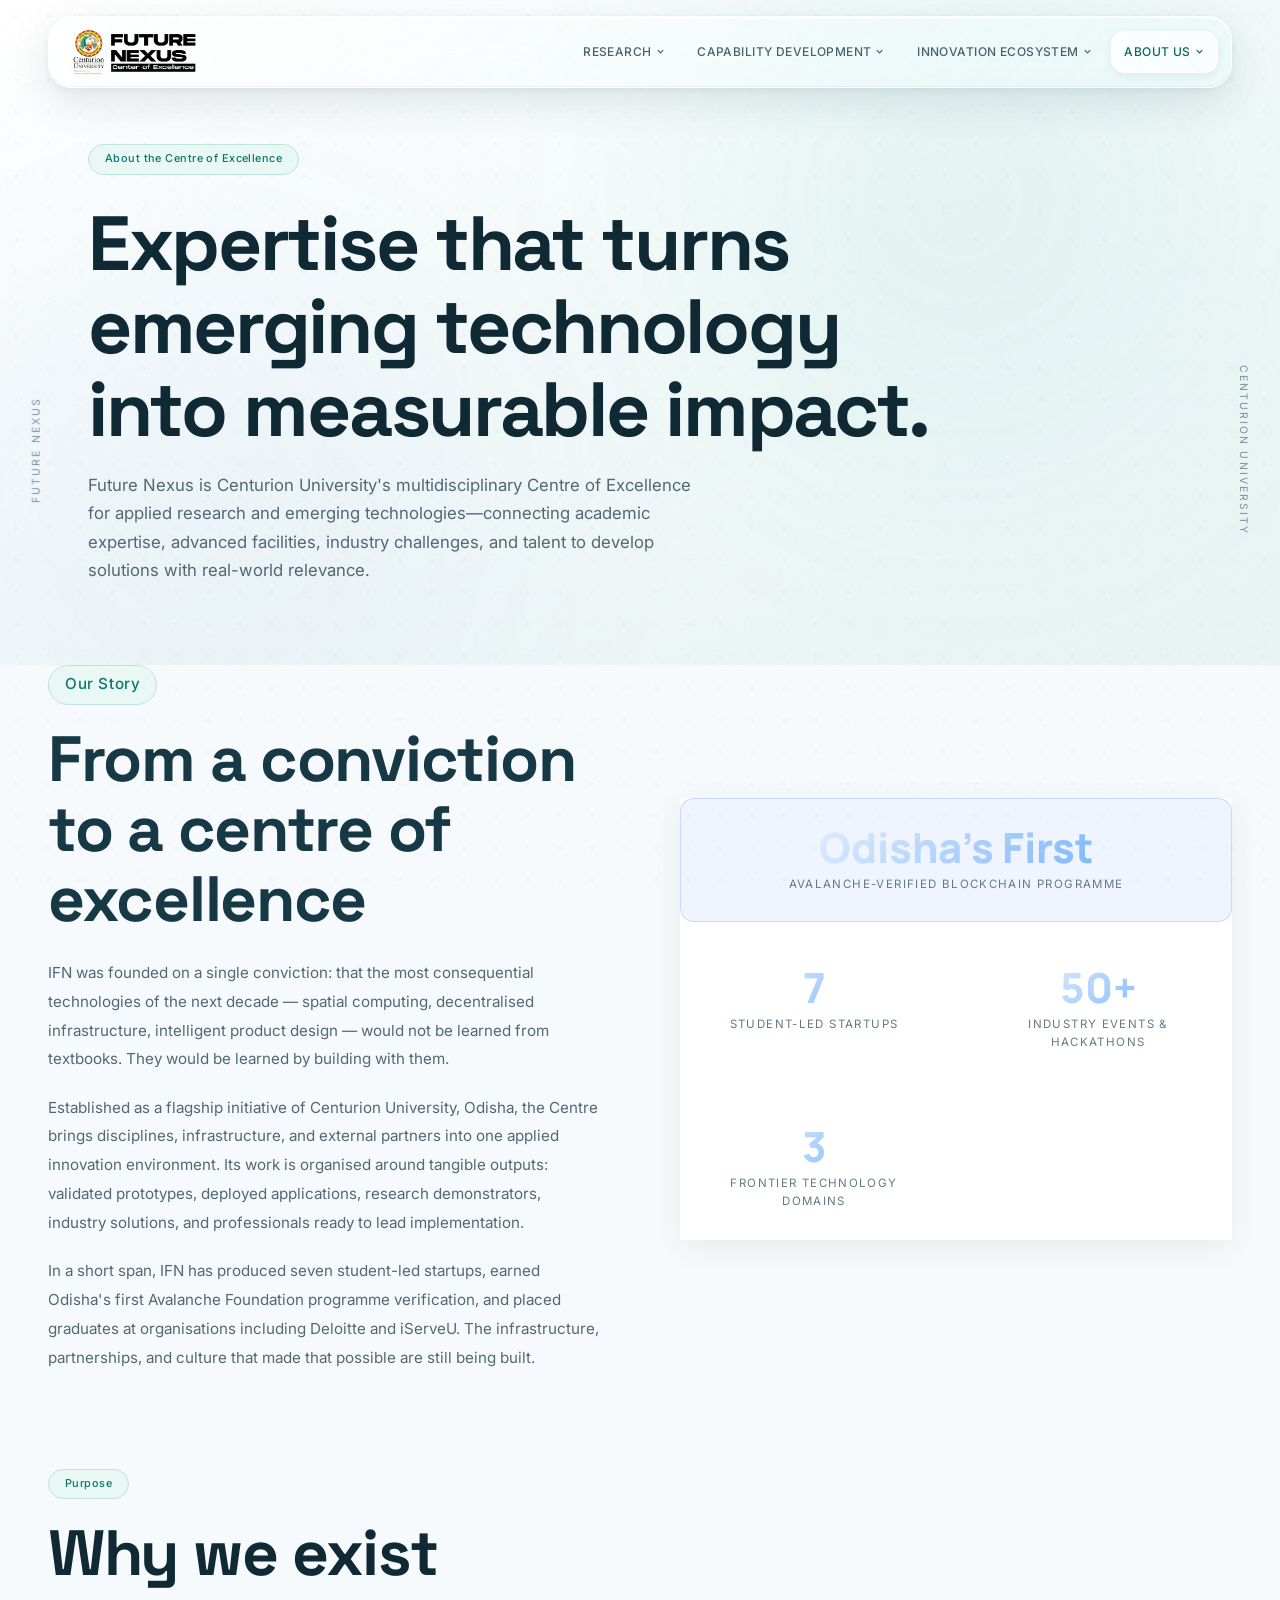
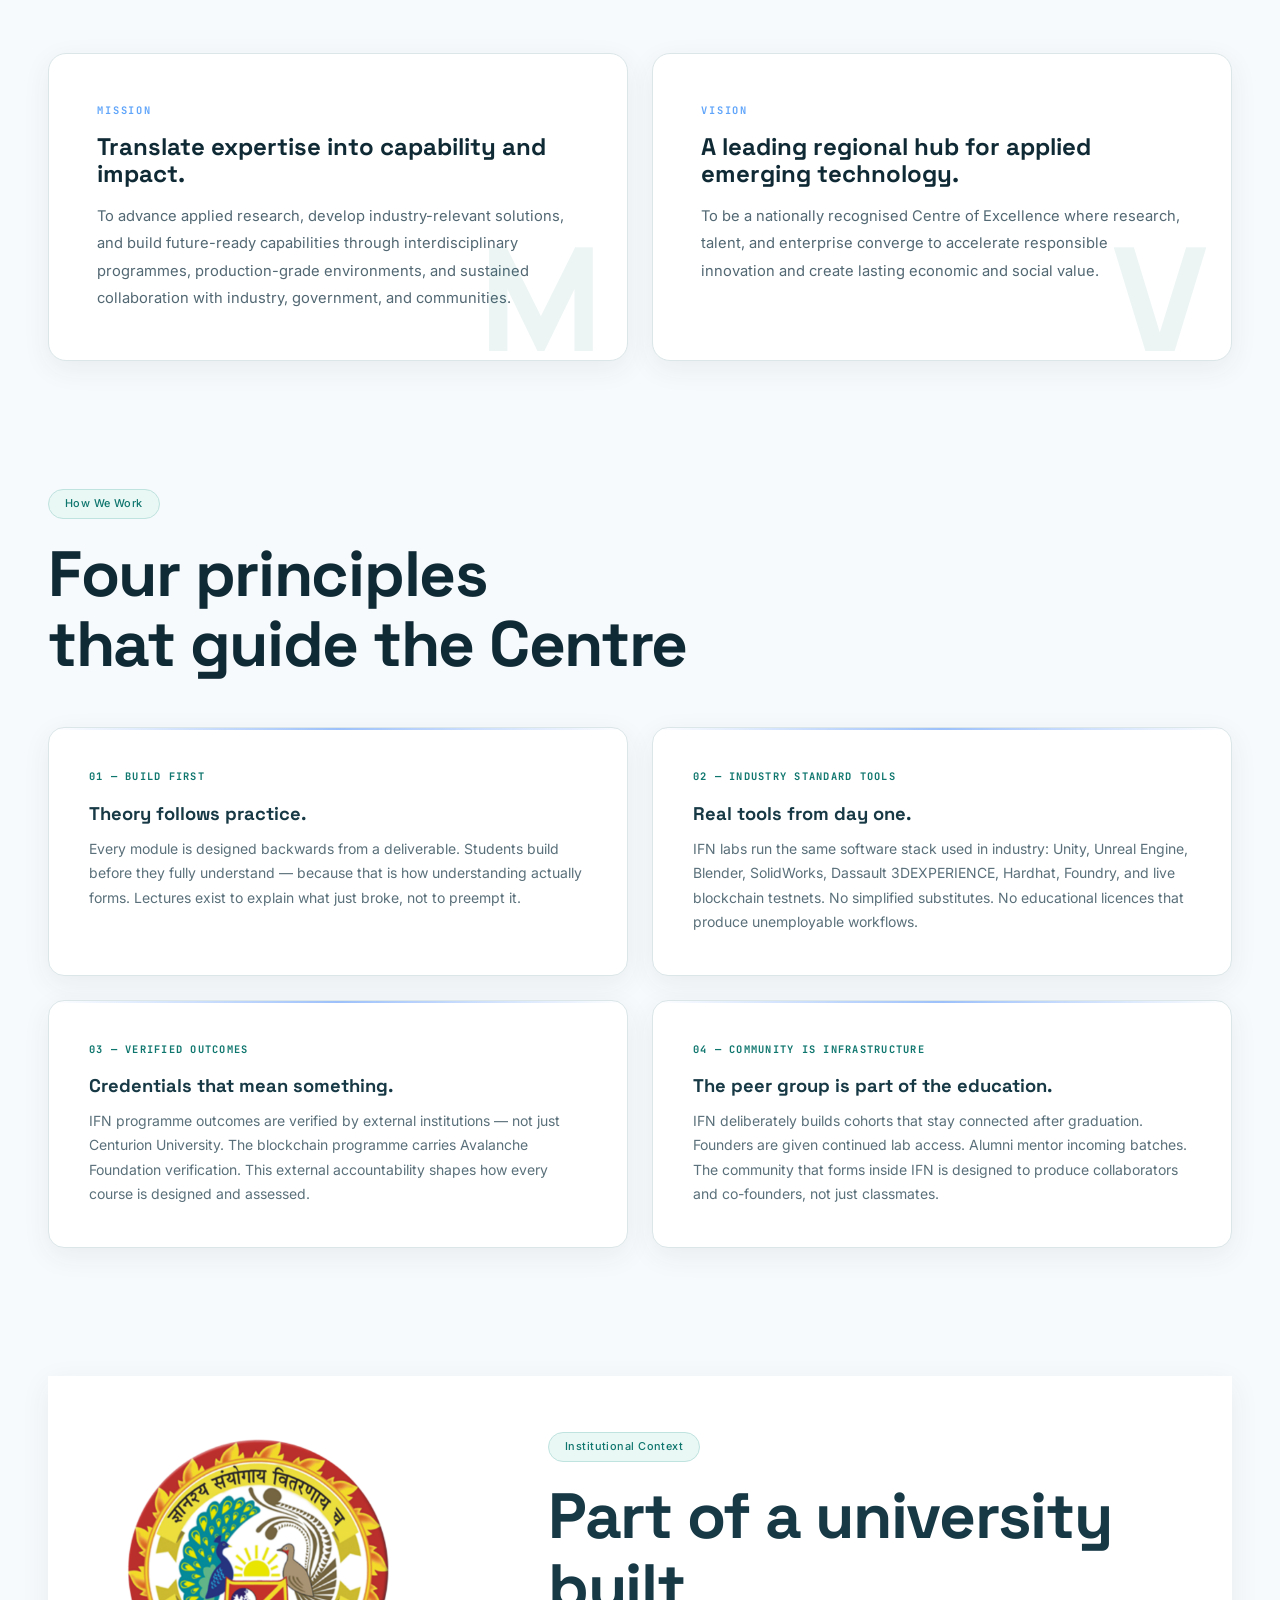
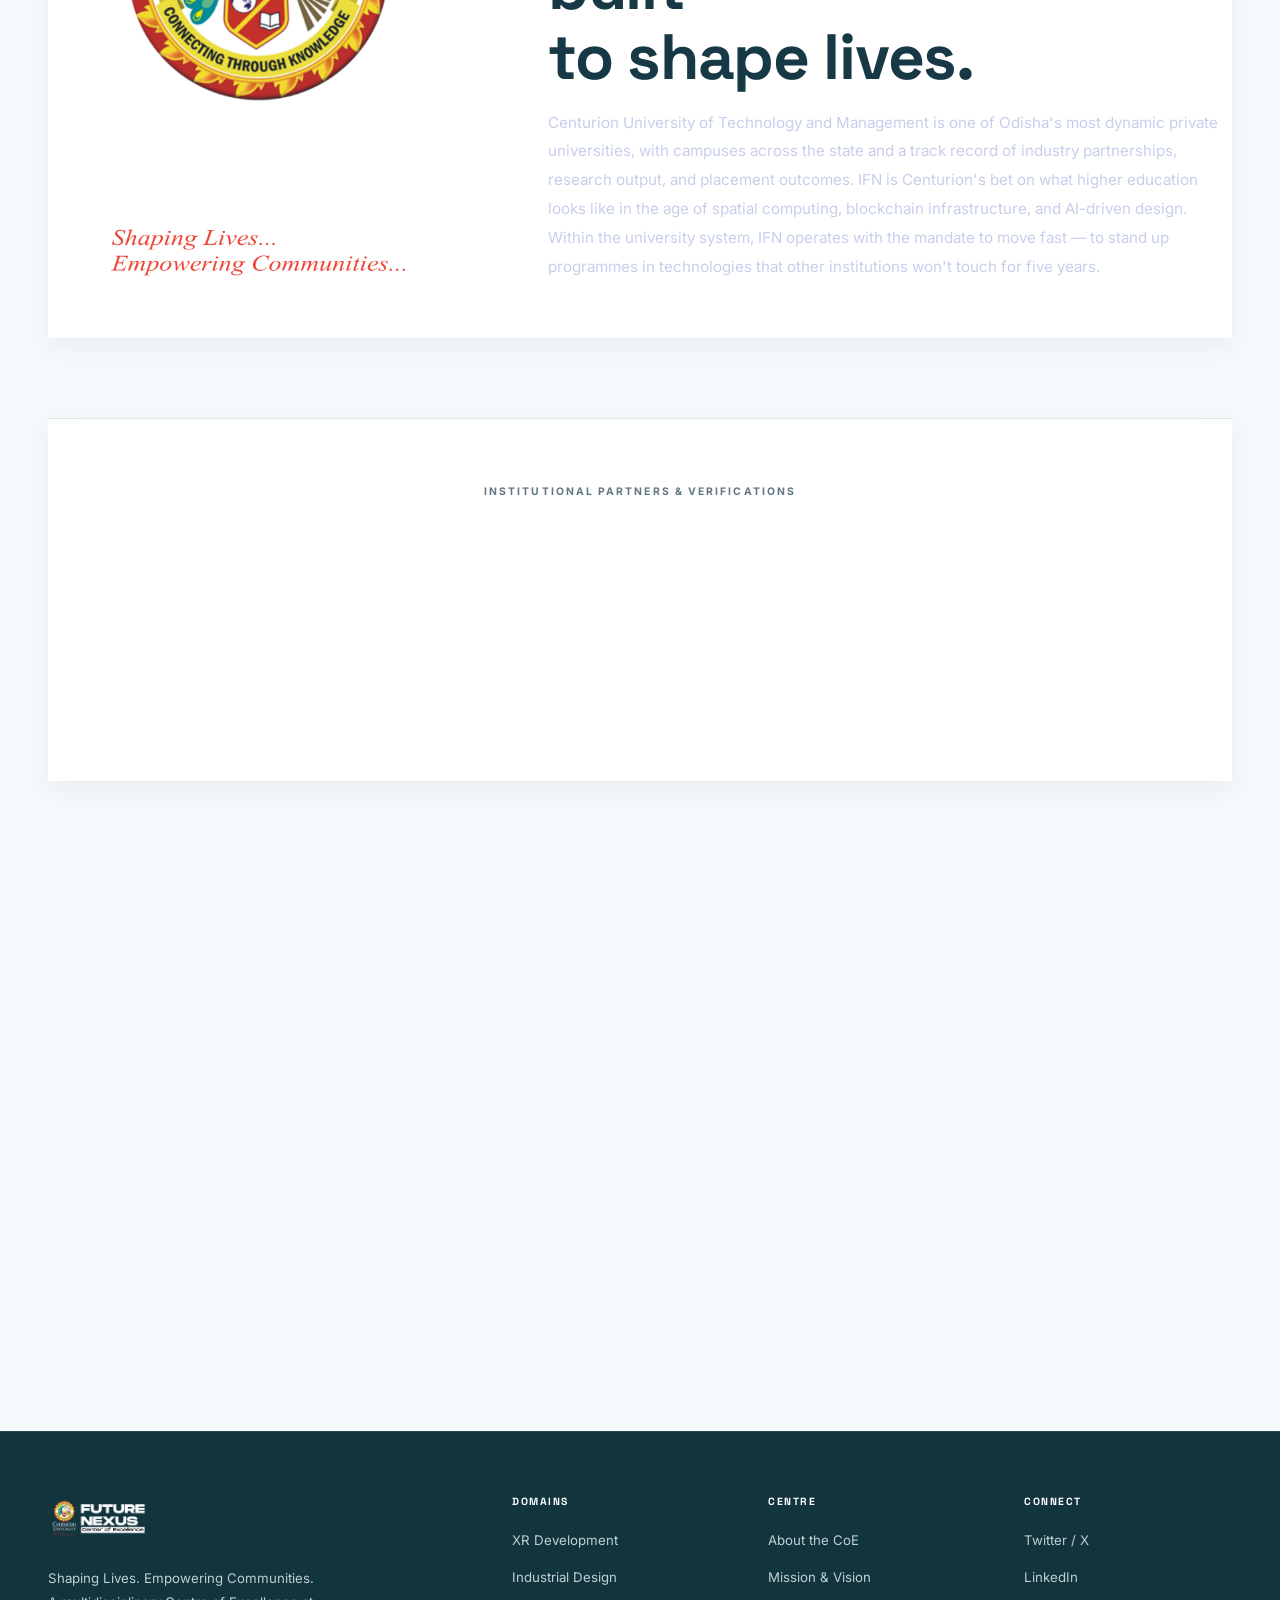
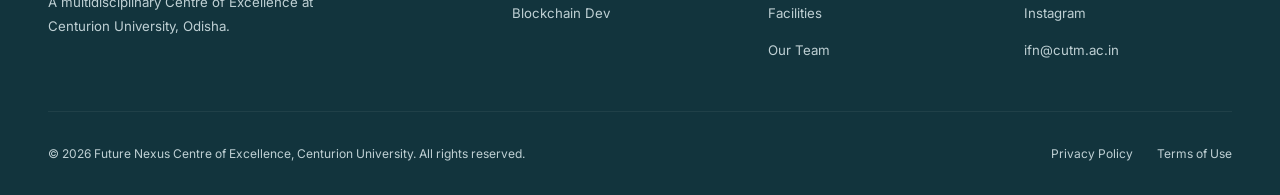
<file: about.html>
<!DOCTYPE html>
<html lang="en">
<head>
  <meta charset="UTF-8" />
  <meta name="viewport" content="width=device-width, initial-scale=1.0" />
  <title>About the Future Nexus Centre of Excellence — Centurion University</title>
  <meta name="description" content="The Future Nexus Centre of Excellence at Centurion University brings together applied research, advanced technology infrastructure, industry collaboration, and capability development." />
  <link rel="preconnect" href="https://fonts.googleapis.com" />
  <link rel="preconnect" href="https://fonts.gstatic.com" crossorigin />
  <link href="https://fonts.googleapis.com/css2?family=Manrope:wght@400;500;600;700;800;900&family=Space+Grotesk:wght@400;500;600;700;800&family=Inter:wght@400;500;600&family=JetBrains+Mono:wght@400;600&display=swap" rel="stylesheet" />
  <link rel="stylesheet" href="assets/css/style.css" />
  <!-- Favicons -->
  <link rel="icon" type="image/png" sizes="32x32" href="assets/images/favicon-32.png" />
  <link rel="icon" type="image/png" sizes="192x192" href="assets/images/favicon-192.png" />
  <link rel="apple-touch-icon" href="assets/images/apple-touch-icon.png" />

  <!-- Open Graph -->
  <meta property="og:type" content="website" />
  <meta property="og:site_name" content="Future Nexus Centre of Excellence" />
  <meta property="og:title" content="About the Future Nexus Centre of Excellence — Centurion University" />
  <meta property="og:description" content="The Future Nexus Centre of Excellence at Centurion University brings together applied research, advanced technology infrastructure, industry collaboration, and capability development." />
  <meta property="og:url" content="https://abhimitra1.github.io/Future_Nexus_Website/about.html" />
  <meta property="og:image" content="https://abhimitra1.github.io/Future_Nexus_Website/assets/images/logo-light.png" />
  <meta property="og:image:width" content="888" />
  <meta property="og:image:height" content="378" />
  <meta property="og:image:alt" content="Future Nexus" />

  <!-- Twitter -->
  <meta name="twitter:card" content="summary_large_image" />
  <meta name="twitter:title" content="About the Future Nexus Centre of Excellence — Centurion University" />
  <meta name="twitter:description" content="The Future Nexus Centre of Excellence at Centurion University brings together applied research, advanced technology infrastructure, industry collaboration, and capability development." />
  <meta name="twitter:image" content="https://abhimitra1.github.io/Future_Nexus_Website/assets/images/logo-light.png" />
  <style>
    /* ── About page specific ── */
    .about-hero-label { color: var(--blue); }

    .about-story {
      display: grid;
      grid-template-columns: 1fr 1fr;
      gap: 5rem;
      align-items: center;
      margin-bottom: 6rem;
    }
    .about-story-text h2 { margin-bottom: 1.5rem; }
    .about-story-text p  { margin-bottom: 1.2rem; font-size: 0.95rem; line-height: 1.9; }
    .about-story-text p:last-child { margin-bottom: 0; }

    .about-story-visual {
      display: grid;
      grid-template-columns: 1fr 1fr;
      gap: 1rem;
    }
    .story-stat {
      background: rgba(255,255,255,0.035);
      border: 1px solid rgba(255,255,255,0.08);
      border-radius: 14px;
      padding: 1.75rem 1.5rem;
      text-align: center;
    }
    .story-stat:first-child { grid-column: 1 / -1; background: rgba(37,99,235,0.07); border-color: rgba(37,99,235,0.18); }
    .story-stat-num {
      font-family: 'Manrope', sans-serif;
      font-size: 2.6rem;
      font-weight: 900;
      background: linear-gradient(135deg, #fff, #60a5fa);
      -webkit-background-clip: text; -webkit-text-fill-color: transparent; background-clip: text;
      line-height: 1;
      margin-bottom: 0.4rem;
    }
    .story-stat-label { font-size: 0.72rem; letter-spacing: 0.12em; text-transform: uppercase; color: var(--grey); }

    /* Principles */
    .principles-grid {
      display: grid;
      grid-template-columns: repeat(2, 1fr);
      gap: 1.5rem;
      margin-top: 3rem;
    }
    .principle-card {
      background: rgba(255,255,255,0.03);
      border: 1px solid rgba(255,255,255,0.07);
      border-radius: 16px;
      padding: 2.5rem;
      position: relative;
      overflow: hidden;
      transition: border-color 0.3s, transform 0.3s;
    }
    .principle-card:hover { border-color: rgba(59,130,246,0.25); transform: translateY(-3px); }
    .principle-card::before {
      content: '';
      position: absolute; top: 0; left: 0; right: 0; height: 2px;
      background: linear-gradient(90deg, transparent, rgba(59,130,246,0.5), transparent);
    }
    .principle-num {
      font-family: 'JetBrains Mono', monospace;
      font-size: 0.65rem; font-weight: 700;
      color: rgba(96,165,250,0.7);
      letter-spacing: 0.12em; text-transform: uppercase;
      margin-bottom: 1.2rem;
      display: block;
    }
    .principle-card h3 { font-size: 1.15rem; margin-bottom: 0.75rem; color: var(--white); }
    .principle-card p  { font-size: 0.875rem; line-height: 1.75; }

    /* Mission/Vision strip */
    .mv-strip {
      display: grid;
      grid-template-columns: 1fr 1fr;
      gap: 1.5rem;
      margin-top: 4rem;
    }
    .mv-strip-card {
      border-radius: 18px;
      padding: 3rem;
      position: relative;
      overflow: hidden;
    }
    .mv-strip-card.mission {
      background: rgba(29,78,216,0.08);
      border: 1px solid rgba(37,99,235,0.2);
    }
    .mv-strip-card.vision {
      background: rgba(255,255,255,0.03);
      border: 1px solid rgba(255,255,255,0.09);
    }
    .mv-strip-card .mv-label {
      font-family: 'JetBrains Mono', monospace;
      font-size: 0.65rem; font-weight: 700;
      letter-spacing: 0.18em; text-transform: uppercase;
      color: #60a5fa;
      margin-bottom: 1rem; display: block;
    }
    .mv-strip-card h3 { font-size: 1.5rem; margin-bottom: 1rem; }
    .mv-strip-card p  { font-size: 0.92rem; line-height: 1.85; }
    .mv-bg-num {
      position: absolute; bottom: -0.5rem; right: 1.5rem;
      font-size: 9rem; font-weight: 900; line-height: 1;
      color: rgba(255,255,255,0.03); pointer-events: none;
      font-family: 'Manrope', sans-serif;
    }

    /* Partners */
    .partners-strip {
      margin-top: 5rem;
      padding-top: 4rem;
      border-top: 1px solid rgba(255,255,255,0.07);
    }
    .partners-label {
      font-size: 0.65rem; font-weight: 700; letter-spacing: 0.2em; text-transform: uppercase;
      color: rgba(255,255,255,0.3); text-align: center; margin-bottom: 2.5rem;
    }
    .partners-grid {
      display: grid;
      grid-template-columns: repeat(3, 1fr);
      gap: 1.25rem;
    }
    .partner-card {
      background: rgba(255,255,255,0.03);
      border: 1px solid rgba(255,255,255,0.07);
      border-radius: 14px;
      padding: 2rem 1.75rem;
      display: flex; flex-direction: column; gap: 0.75rem;
      transition: border-color 0.25s, transform 0.25s;
    }
    .partner-card:hover { border-color: rgba(59,130,246,0.25); transform: translateY(-2px); }
    .partner-type {
      font-family: 'JetBrains Mono', monospace;
      font-size: 0.6rem; font-weight: 700; letter-spacing: 0.12em; text-transform: uppercase;
      color: #60a5fa;
    }
    .partner-name { font-size: 1rem; font-weight: 700; color: var(--white); }
    .partner-desc { font-size: 0.82rem; line-height: 1.65; }

    /* University 2-col grid */
    .university-grid {
      display: grid;
      grid-template-columns: 420px 1fr;
      gap: 5rem;
      align-items: center;
      margin-bottom: 4rem;
    }
    .university-image-wrap {
      border-radius: 20px;
      overflow: hidden;
      background: rgba(255,255,255,0.03);
      border: 1px solid rgba(255,255,255,0.08);
    }
    .university-image-wrap img {
      width: 100%; height: auto;
      display: block;
    }
    .university-text h2 { margin-bottom: 0; }
    @media (max-width: 900px) {
      .university-grid { grid-template-columns: 1fr; gap: 2.5rem; }
      .university-image-wrap { max-width: 420px; }
    }

    /* Team teaser */
    .team-teaser {
      margin-top: 5rem;
      padding: 3rem;
      background: rgba(37,99,235,0.06);
      border: 1px solid rgba(37,99,235,0.15);
      border-radius: 18px;
      display: flex; align-items: center; gap: 3rem; flex-wrap: wrap;
    }
    .team-teaser-avatars {
      display: flex;
    }
    .team-teaser-avatar {
      width: 52px; height: 52px; border-radius: 50%;
      border: 2px solid rgba(7,12,23,1);
      overflow: hidden; flex-shrink: 0;
      margin-left: -12px;
    }
    .team-teaser-avatar:first-child { margin-left: 0; }
    .team-teaser-avatar img { width: 100%; height: 100%; object-fit: cover; }
    .team-teaser-avatar.av-placeholder {
      background: linear-gradient(135deg, #1e3a8a, #3b82f6);
      display: flex; align-items: center; justify-content: center;
      font-size: 0.7rem; font-weight: 700; color: #fff;
    }
    .team-teaser-text { flex: 1; }
    .team-teaser-text h3 { font-size: 1.2rem; margin-bottom: 0.4rem; }
    .team-teaser-text p { font-size: 0.88rem; }

    @media (max-width: 900px) {
      .about-story { grid-template-columns: 1fr; gap: 3rem; }
      .principles-grid { grid-template-columns: 1fr; }
      .mv-strip { grid-template-columns: 1fr; }
      .partners-grid { grid-template-columns: 1fr 1fr; }
      .team-teaser { flex-direction: column; gap: 1.5rem; }
    }
    @media (max-width: 600px) {
      .partners-grid { grid-template-columns: 1fr; }
      .about-story-visual { grid-template-columns: 1fr; }
      .story-stat:first-child { grid-column: auto; }
    }
  </style>
  <link rel="stylesheet" href="assets/css/light-theme.css" />
</head>
<body>

  <nav id="navbar">
    <a class="nav-logo" href="index.html">
      <img src="assets/images/logo-dark.png" alt="Future Nexus, Centurion University" />
    </a>
    <ul class="nav-links">
      <li class="has-dropdown">
        <a href="index.html#domains">Research <svg class="nav-chevron" viewBox="0 0 24 24" fill="none" stroke="currentColor" stroke-width="2.5"><polyline points="6 9 12 15 18 9"/></svg></a>
        <ul class="nav-dropdown">
          <li><a href="domain-xr.html">XR Development</a></li>
          <li><a href="domain-industrial.html">Industrial Design</a></li>
          <li><a href="domain-blockchain.html">Blockchain Development</a></li>
        </ul>
      </li>
      <li class="has-dropdown">
        <a href="index.html#programs">Capability Development <svg class="nav-chevron" viewBox="0 0 24 24" fill="none" stroke="currentColor" stroke-width="2.5"><polyline points="6 9 12 15 18 9"/></svg></a>
        <ul class="nav-dropdown">
          <li><a href="domain-xr.html">XR Curriculum</a></li>
          <li><a href="domain-industrial.html">Industrial Design Curriculum</a></li>
          <li><a href="domain-blockchain.html">Blockchain Curriculum</a></li>
        </ul>
      </li>
      <li class="has-dropdown">
        <a href="startups.html">Innovation Ecosystem <svg class="nav-chevron" viewBox="0 0 24 24" fill="none" stroke="currentColor" stroke-width="2.5"><polyline points="6 9 12 15 18 9"/></svg></a>
        <ul class="nav-dropdown">
          <li><a href="https://thegttech.com/" target="_blank" rel="noopener">GramTarang Technologies</a></li>
          <li><a href="https://superbeeaeronautics.com/" target="_blank" rel="noopener">SuperBee Aeronautics</a></li>
          <li><a href="https://apexdevs.io/" target="_blank" rel="noopener">ApexDevs</a></li>
          <li><a href="https://www.arcenpay.com/" target="_blank" rel="noopener">ArcenPay</a></li>
          <li><a href="http://campustocrypto.xyz/" target="_blank" rel="noopener">Campus to Crypto</a></li>
          <li><a href="https://sowsaathi.com/" target="_blank" rel="noopener">SowSaathi</a></li>
          <li><a href="https://3dplayground.in" target="_blank" rel="noopener">3DPlayground</a></li>
        </ul>
      </li>
      <li class="has-dropdown">
        <a href="about.html" class="nav-active">About Us <svg class="nav-chevron" viewBox="0 0 24 24" fill="none" stroke="currentColor" stroke-width="2.5"><polyline points="6 9 12 15 18 9"/></svg></a>
        <ul class="nav-dropdown">
          <li><a href="about.html">About the CoE</a></li>
          <li><a href="facilities.html">Facilities &amp; Labs</a></li>
          <li><a href="index.html#team">Our Team</a></li>
          <li><a href="mailto:ifn@cutm.ac.in">Partner With Us</a></li>
        </ul>
      </li>
    </ul>
    <div class="nav-hamburger" id="hamburger" aria-label="Menu"><span></span><span></span><span></span></div>
  </nav>

  <span class="side-label left">Future Nexus</span>
  <span class="side-label right">Centurion University</span>

  <!-- ═══════ HERO ═══════ -->
  <section class="page-hero">
    <div class="blobs" aria-hidden="true">
      <div class="blob blob-cyan-lg"></div>
      <div class="blob blob-blue-lg"></div>
    </div>
    <div class="page-hero-inner">
      <p class="section-label">About the Centre of Excellence</p>
      <h1>Expertise that turns<br/>emerging technology<br/>into measurable impact.</h1>
      <p class="page-hero-sub" style="max-width:620px;">
        Future Nexus is Centurion University's multidisciplinary Centre of Excellence for applied
        research and emerging technologies—connecting academic expertise, advanced facilities,
        industry challenges, and talent to develop solutions with real-world relevance.
      </p>
    </div>
  </section>

  <!-- ═══════ STORY ═══════ -->
  <section class="section" style="padding-top:0;">
    <div class="section-inner">

      <div class="about-story">
        <div class="about-story-text reveal">
          <p class="section-label">Our Story</p>
          <h2>From a conviction<br/>to a centre of excellence</h2>
          <p>
            IFN was founded on a single conviction: that the most consequential technologies of
            the next decade — spatial computing, decentralised infrastructure, intelligent product
            design — would not be learned from textbooks. They would be learned by building with them.
          </p>
          <p>
            Established as a flagship initiative of Centurion University, Odisha, the Centre brings
            disciplines, infrastructure, and external partners into one applied innovation environment.
            Its work is organised around tangible outputs: validated prototypes, deployed applications,
            research demonstrators, industry solutions, and professionals ready to lead implementation.
          </p>
          <p>
            In a short span, IFN has produced seven student-led startups, earned Odisha's first
            Avalanche Foundation programme verification, and placed graduates at organisations
            including Deloitte and iServeU. The infrastructure, partnerships, and culture that made
            that possible are still being built.
          </p>
        </div>
        <div class="about-story-visual reveal reveal-delay-1">
          <div class="story-stat">
            <div class="story-stat-num">Odisha's First</div>
            <div class="story-stat-label">Avalanche-Verified Blockchain Programme</div>
          </div>
          <div class="story-stat">
            <div class="story-stat-num">7</div>
            <div class="story-stat-label">Student-Led Startups</div>
          </div>
          <div class="story-stat">
            <div class="story-stat-num">50+</div>
            <div class="story-stat-label">Industry Events &amp; Hackathons</div>
          </div>
          <div class="story-stat">
            <div class="story-stat-num">3</div>
            <div class="story-stat-label">Frontier Technology Domains</div>
          </div>
        </div>
      </div>

      <!-- Mission / Vision -->
      <p class="section-label reveal">Purpose</p>
      <h2 class="reveal">Why we exist</h2>
      <div class="mv-strip">
        <div class="mv-strip-card mission reveal">
          <span class="mv-label">Mission</span>
          <h3>Translate expertise into capability and impact.</h3>
          <p>
            To advance applied research, develop industry-relevant solutions, and build future-ready
            capabilities through interdisciplinary programmes, production-grade environments,
            and sustained collaboration with industry, government, and communities.
          </p>
          <span class="mv-bg-num">M</span>
        </div>
        <div class="mv-strip-card vision reveal reveal-delay-1">
          <span class="mv-label">Vision</span>
          <h3>A leading regional hub for applied emerging technology.</h3>
          <p>
            To be a nationally recognised Centre of Excellence where research, talent, and enterprise
            converge to accelerate responsible innovation and create lasting economic and social value.
          </p>
          <span class="mv-bg-num">V</span>
        </div>
      </div>

    </div>
  </section>

  <!-- ═══════ PRINCIPLES ═══════ -->
  <section class="section" style="padding-top:0;">
    <div class="section-inner">
      <p class="section-label reveal">How We Work</p>
      <h2 class="reveal">Four principles<br/>that guide the Centre</h2>
      <div class="principles-grid">

        <div class="principle-card reveal">
          <span class="principle-num">01 — Build First</span>
          <h3>Theory follows practice.</h3>
          <p>
            Every module is designed backwards from a deliverable. Students build before they
            fully understand — because that is how understanding actually forms. Lectures exist
            to explain what just broke, not to preempt it.
          </p>
        </div>

        <div class="principle-card reveal reveal-delay-1">
          <span class="principle-num">02 — Industry Standard Tools</span>
          <h3>Real tools from day one.</h3>
          <p>
            IFN labs run the same software stack used in industry: Unity, Unreal Engine, Blender,
            SolidWorks, Dassault 3DEXPERIENCE, Hardhat, Foundry, and live blockchain testnets.
            No simplified substitutes. No educational licences that produce unemployable workflows.
          </p>
        </div>

        <div class="principle-card reveal">
          <span class="principle-num">03 — Verified Outcomes</span>
          <h3>Credentials that mean something.</h3>
          <p>
            IFN programme outcomes are verified by external institutions — not just Centurion
            University. The blockchain programme carries Avalanche Foundation verification.
            This external accountability shapes how every course is designed and assessed.
          </p>
        </div>

        <div class="principle-card reveal reveal-delay-1">
          <span class="principle-num">04 — Community is Infrastructure</span>
          <h3>The peer group is part of the education.</h3>
          <p>
            IFN deliberately builds cohorts that stay connected after graduation. Founders are
            given continued lab access. Alumni mentor incoming batches. The community that forms
            inside IFN is designed to produce collaborators and co-founders, not just classmates.
          </p>
        </div>

      </div>
    </div>
  </section>

  <!-- ═══════ INSTITUTIONAL CONTEXT ═══════ -->
  <section class="section" style="padding-top:0;">
    <div class="section-inner">

      <div class="university-grid reveal">
        <div class="university-image-wrap">
          <img src="assets/images/about.png" alt="Centurion University — Future Nexus" />
        </div>
        <div class="university-text">
          <p class="section-label">Institutional Context</p>
          <h2>Part of a university built<br/>to shape lives.</h2>
          <p style="margin-top:1rem;font-size:0.95rem;line-height:1.9;color:rgba(180,190,230,0.75);">
            Centurion University of Technology and Management is one of Odisha's most dynamic
            private universities, with campuses across the state and a track record of industry
            partnerships, research output, and placement outcomes. IFN is Centurion's bet on what
            higher education looks like in the age of spatial computing, blockchain infrastructure,
            and AI-driven design. Within the university system, IFN operates with the mandate to
            move fast — to stand up programmes in technologies that other institutions won't touch
            for five years.
          </p>
        </div>
      </div>

      <div class="partners-strip">
        <p class="partners-label">Institutional Partners &amp; Verifications</p>
        <div class="partners-grid">
          <div class="partner-card reveal">
            <span class="partner-type">Academic Parent</span>
            <span class="partner-name">Centurion University</span>
            <p class="partner-desc">
              One of Odisha's leading private universities — NAAC accredited, UGC recognised,
              with a presence across multiple campuses in Odisha and Andhra Pradesh.
            </p>
          </div>
          <div class="partner-card reveal reveal-delay-1">
            <span class="partner-type">Protocol Partner &amp; Programme Verifier</span>
            <span class="partner-name">Avalanche Foundation</span>
            <p class="partner-desc">
              IFN's Blockchain Development programme is verified by the Avalanche Foundation —
              making it Odisha's first protocol-verified blockchain education programme.
            </p>
          </div>
          <div class="partner-card reveal reveal-delay-2">
            <span class="partner-type">Technology Partner</span>
            <span class="partner-name">Dassault Systèmes</span>
            <p class="partner-desc">
              Industrial Design students train on the 3DEXPERIENCE platform — the same
              collaborative product development environment used by aerospace, automotive,
              and consumer product companies worldwide.
            </p>
          </div>
        </div>
      </div>

      <!-- Team teaser -->
      <div class="team-teaser reveal">
        <div class="team-teaser-avatars">
          <div class="team-teaser-avatar"><img src="assets/images/team-members/Swarna%20Madam%20Large.jpeg" alt="Dr. Swarnaprabha Jena" /></div>
          <div class="team-teaser-avatar"><img src="assets/images/team-members/Rajendra%20Large.jpeg" alt="Rajendra Maharana" /></div>
          <div class="team-teaser-avatar"><img src="assets/images/team-members/Banjita%20Large.jpeg" alt="Banjita Priyadarshini" /></div>
          <div class="team-teaser-avatar"><img src="assets/images/team-members/Laxmidhar%20reddy%20Large.jpeg" alt="Laxmidhar Reddy" /></div>
          <div class="team-teaser-avatar av-placeholder">+6</div>
        </div>
        <div class="team-teaser-text">
          <h3>Meet our experts and collaborators</h3>
          <p>Researchers and practitioners combining academic depth with experience across XR studios, design engineering, and blockchain ecosystems.</p>
        </div>
        <a href="index.html#team" class="btn-primary" style="white-space:nowrap;">
          Meet the Team
          <svg viewBox="0 0 24 24" stroke-width="2"><line x1="5" y1="12" x2="19" y2="12"/><polyline points="12 5 19 12 12 19"/></svg>
        </a>
      </div>

    </div>
  </section>

  <!-- ═══════ CTA ═══════ -->
  <section class="section" style="padding-top:0;">
    <div class="section-inner">
      <div class="startup-cta-strip reveal">
        <div>
          <h3>Collaborate with the Centre.</h3>
          <p>Engage with us on applied research, talent development, technology validation, and innovation programmes.</p>
        </div>
        <a href="mailto:ifn@cutm.ac.in" class="btn-primary">Start a Conversation</a>
      </div>
    </div>
  </section>

  <footer id="footer">
    <div class="footer-inner">
      <div class="footer-grid">
        <div class="footer-brand">
          <img src="assets/images/logo-light.png" alt="Future Nexus" />
          <p>Shaping Lives. Empowering Communities.<br/>A multidisciplinary Centre of Excellence at Centurion University, Odisha.</p>
        </div>
        <div class="footer-col">
          <h5>Domains</h5>
          <ul>
            <li><a href="domain-xr.html">XR Development</a></li>
            <li><a href="domain-industrial.html">Industrial Design</a></li>
            <li><a href="domain-blockchain.html">Blockchain Dev</a></li>
          </ul>
        </div>
        <div class="footer-col">
          <h5>Centre</h5>
          <ul>
            <li><a href="about.html">About the CoE</a></li>
            <li><a href="about.html">Mission &amp; Vision</a></li>
            <li><a href="facilities.html">Facilities</a></li>
            <li><a href="index.html#team">Our Team</a></li>
          </ul>
        </div>
        <div class="footer-col">
          <h5>Connect</h5>
          <ul>
            <li><a href="#">Twitter / X</a></li>
            <li><a href="https://www.linkedin.com/company/cu-ifn/" target="_blank" rel="noopener">LinkedIn</a></li>
            <li><a href="#">Instagram</a></li>
            <li><a href="mailto:ifn@cutm.ac.in">ifn@cutm.ac.in</a></li>
          </ul>
        </div>
      </div>
      <div class="footer-bottom">
        <span>&copy; 2026 Future Nexus Centre of Excellence, Centurion University. All rights reserved.</span>
        <div class="footer-bottom-links"><a href="#">Privacy Policy</a><a href="#">Terms of Use</a></div>
      </div>
    </div>
  </footer>

  <script src="assets/js/main.js"></script>
</body>
</html>
</file>
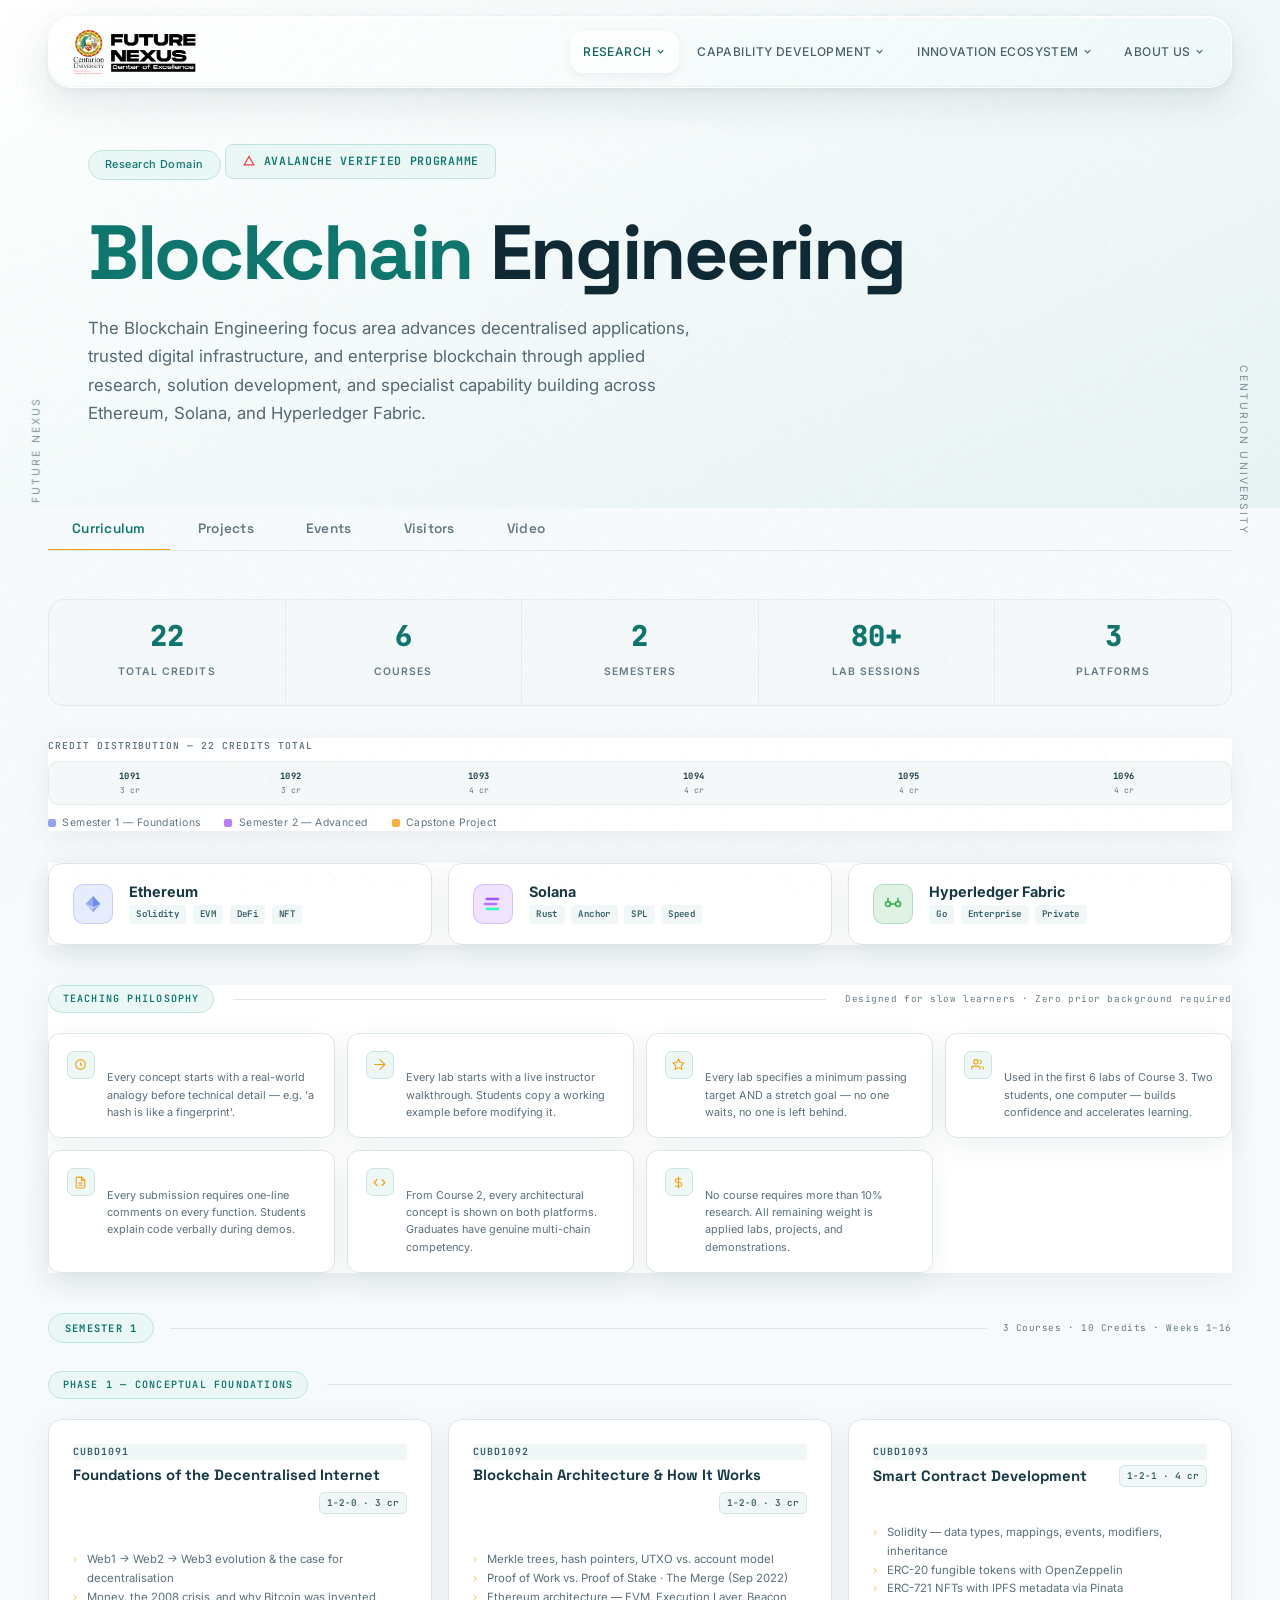
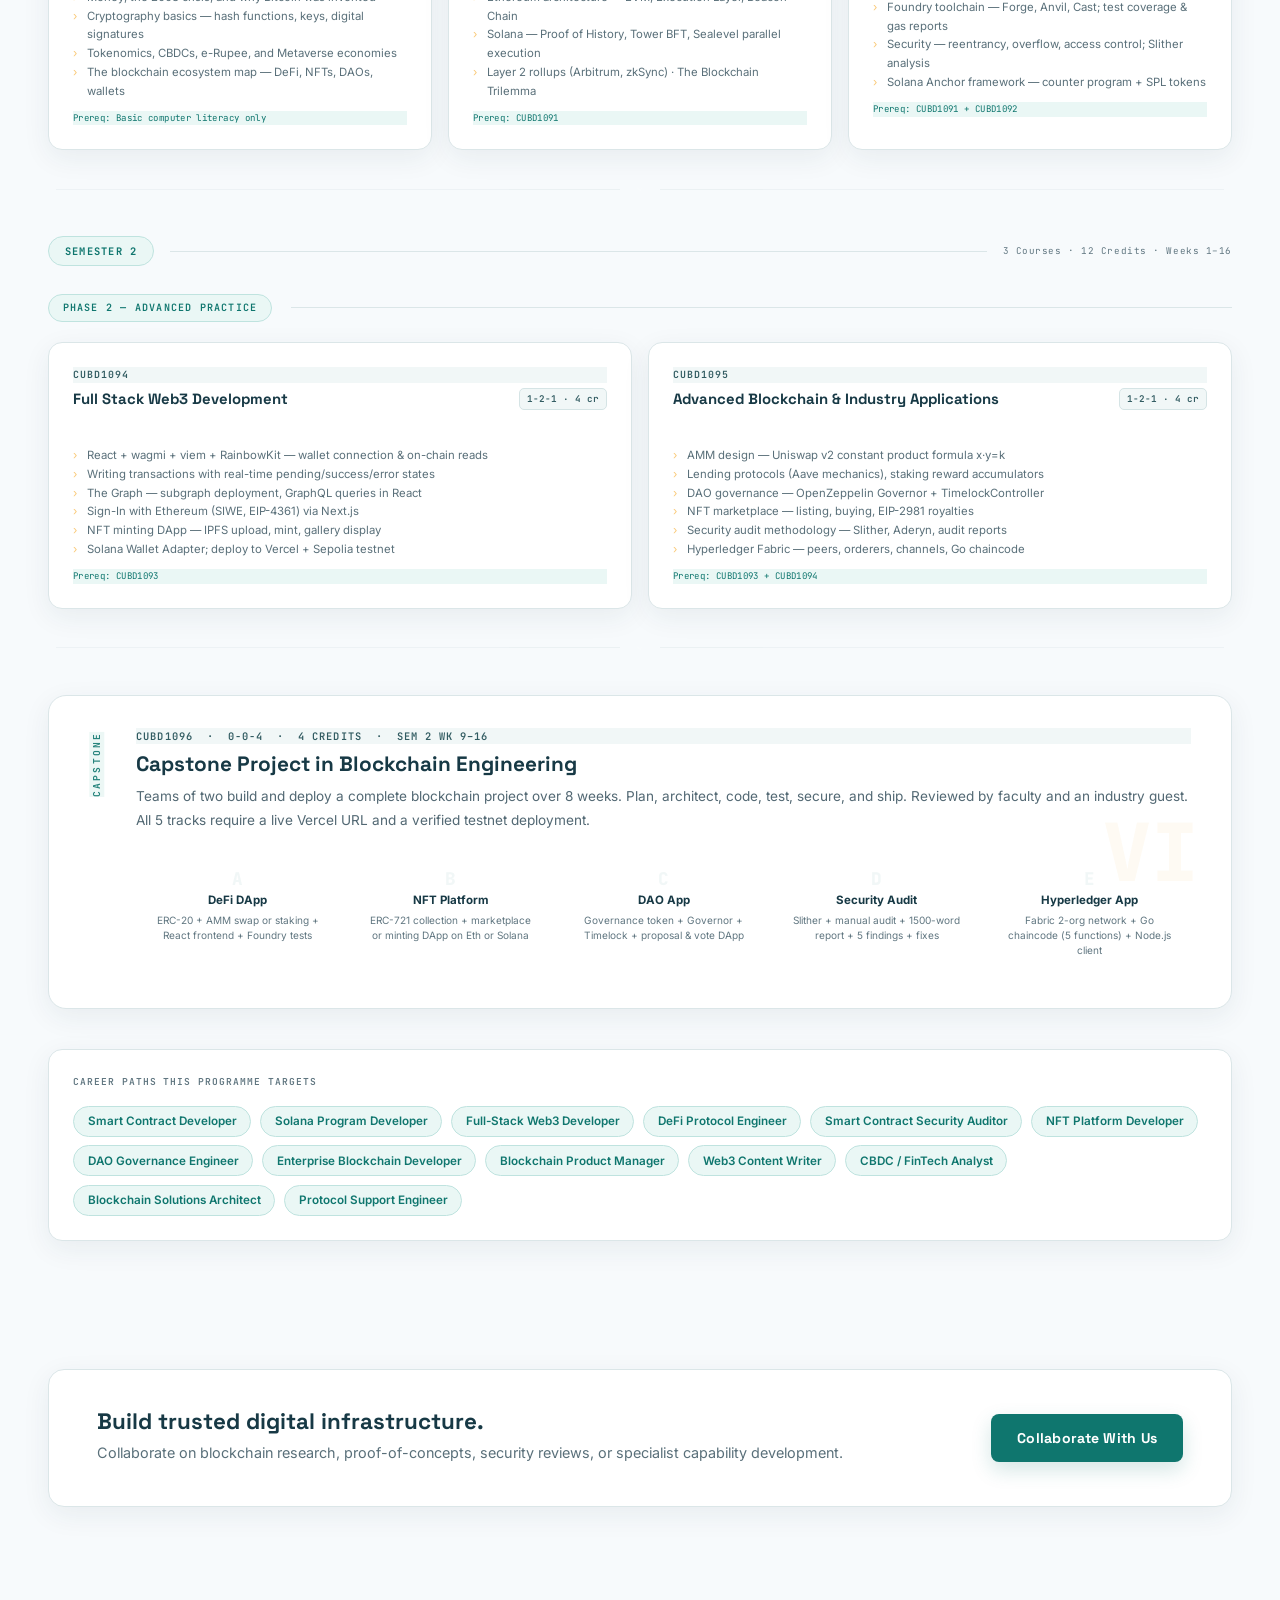
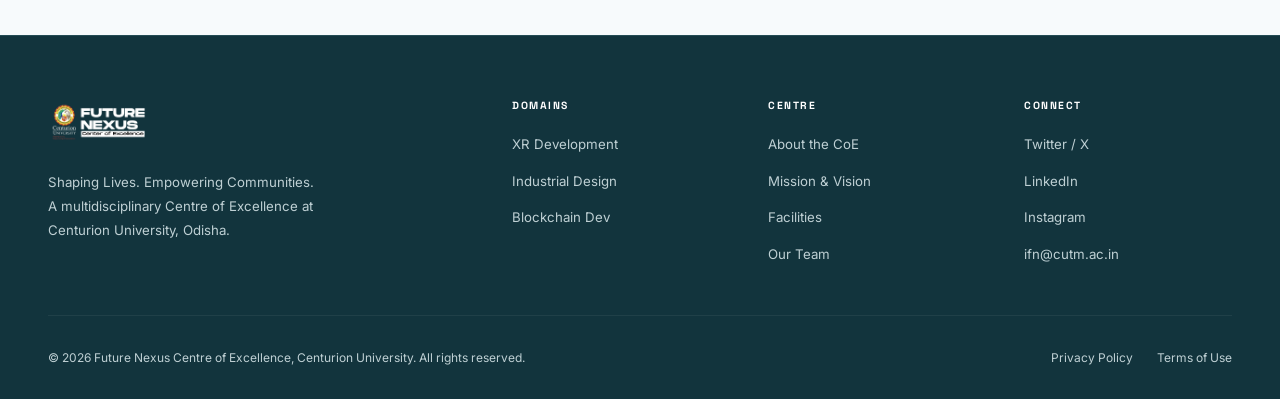
<file: domain-blockchain.html>
<!DOCTYPE html>
<html lang="en">
<head>
  <meta charset="UTF-8" />
  <meta name="viewport" content="width=device-width, initial-scale=1.0" />
  <title>Blockchain Engineering — Future Nexus</title>
  <meta name="description" content="Blockchain Engineering domain at IFN — Curriculum v3.0. Ethereum, Solana & Hyperledger Fabric. 6 courses, 22 credits, 2 semesters." />
  <link rel="preconnect" href="https://fonts.googleapis.com" />
  <link rel="preconnect" href="https://fonts.gstatic.com" crossorigin />
  <link href="https://fonts.googleapis.com/css2?family=Manrope:wght@400;500;600;700;800;900&family=Space+Grotesk:wght@400;500;600;700;800&family=Inter:wght@400;500;600&family=JetBrains+Mono:wght@400;600&display=swap" rel="stylesheet" />
  <link rel="stylesheet" href="assets/css/style.css" />
  <!-- Favicons -->
  <link rel="icon" type="image/png" sizes="32x32" href="assets/images/favicon-32.png" />
  <link rel="icon" type="image/png" sizes="192x192" href="assets/images/favicon-192.png" />
  <link rel="apple-touch-icon" href="assets/images/apple-touch-icon.png" />

  <!-- Open Graph -->
  <meta property="og:type" content="website" />
  <meta property="og:site_name" content="Future Nexus Centre of Excellence" />
  <meta property="og:title" content="Blockchain Engineering — Future Nexus" />
  <meta property="og:description" content="Blockchain Engineering domain at IFN — Curriculum v3.0. Ethereum, Solana &amp; Hyperledger Fabric. 6 courses, 22 credits, 2 semesters." />
  <meta property="og:url" content="https://abhimitra1.github.io/Future_Nexus_Website/domain-blockchain.html" />
  <meta property="og:image" content="https://abhimitra1.github.io/Future_Nexus_Website/assets/images/logo-light.png" />
  <meta property="og:image:width" content="888" />
  <meta property="og:image:height" content="378" />
  <meta property="og:image:alt" content="Future Nexus" />

  <!-- Twitter -->
  <meta name="twitter:card" content="summary_large_image" />
  <meta name="twitter:title" content="Blockchain Engineering — Future Nexus" />
  <meta name="twitter:description" content="Blockchain Engineering domain at IFN — Curriculum v3.0. Ethereum, Solana &amp; Hyperledger Fabric. 6 courses, 22 credits, 2 semesters." />
  <meta name="twitter:image" content="https://abhimitra1.github.io/Future_Nexus_Website/assets/images/logo-light.png" />
  <style>
    :root { --domain-color: #f59e0b; --domain-glow: rgba(245,158,11,0.15); }
    .page-hero h1 em { font-style:normal; color: var(--domain-color); }
    .domain-tab.active { border-bottom-color: var(--domain-color); }
    .placeholder-panel .placeholder-icon { background: rgba(245,158,11,0.08); border-color: rgba(245,158,11,0.2); }
    .placeholder-panel .placeholder-icon svg { stroke: rgba(245,158,11,0.7); }
    .placeholder-tag { color: rgba(245,158,11,0.8); background: rgba(245,158,11,0.08); border-color: rgba(245,158,11,0.15); }

    /* ── Avalanche Badge ── */
    .avalanche-badge {
      display: inline-flex; align-items: center; gap: 0.5rem;
      background: rgba(232,65,66,0.1); border: 1px solid rgba(232,65,66,0.25);
      border-radius: 8px; padding: 0.45rem 1rem;
      font-family: 'JetBrains Mono', monospace; font-size: 0.72rem; font-weight: 600;
      color: #e84142; letter-spacing: 0.06em; text-transform: uppercase;
      margin-bottom: 1.5rem;
    }
    .avalanche-badge svg { width: 14px; height: 14px; fill: #e84142; }

    /* ── Programme Stats Bar ── */
    .prog-stat-bar {
      display: grid; grid-template-columns: repeat(5, 1fr);
      gap: 1px; background: rgba(255,255,255,0.05);
      border: 1px solid rgba(255,255,255,0.07); border-radius: 16px;
      overflow: hidden; margin-bottom: 2rem;
    }
    .prog-stat {
      padding: 1.4rem 0.75rem; background: rgba(255,255,255,0.02);
      text-align: center; transition: background 0.2s;
    }
    .prog-stat:hover { background: rgba(245,158,11,0.05); }
    .prog-stat-num {
      display: block; font-family: 'JetBrains Mono', monospace;
      font-size: 1.8rem; font-weight: 900; color: var(--domain-color);
      line-height: 1; margin-bottom: 0.35rem;
    }
    .prog-stat-label {
      font-size: 0.65rem; font-weight: 600; letter-spacing: 0.1em;
      text-transform: uppercase; color: var(--grey);
    }

    /* ── Credit Flow Bar ── */
    .credit-flow-wrap { margin-bottom: 2rem; }
    .credit-flow-label {
      font-family: 'JetBrains Mono', monospace; font-size: 0.6rem; font-weight: 600;
      letter-spacing: 0.1em; text-transform: uppercase; color: rgba(255,255,255,0.3);
      margin-bottom: 0.5rem;
    }
    .credit-flow {
      display: flex; align-items: stretch; border-radius: 10px; overflow: hidden;
      height: 44px; border: 1px solid rgba(255,255,255,0.06);
    }
    .cs { display: flex; align-items: center; justify-content: center; flex-direction: column;
      gap: 0.1rem; transition: opacity 0.2s; cursor: default; }
    .cs:hover { opacity: 0.85; }
    .cs-code { font-family: 'JetBrains Mono', monospace; font-size: 0.55rem; font-weight: 700; color: rgba(255,255,255,0.9); letter-spacing: 0.04em; }
    .cs-cr { font-family: 'JetBrains Mono', monospace; font-size: 0.5rem; color: rgba(255,255,255,0.5); }
    .cs-1 { width: calc(3/22*100%); background: rgba(98,126,234,0.3); }
    .cs-2 { width: calc(3/22*100%); background: rgba(98,126,234,0.5); }
    .cs-3 { width: calc(4/22*100%); background: rgba(245,158,11,0.35); }
    .cs-4 { width: calc(4/22*100%); background: rgba(153,69,255,0.3); }
    .cs-5 { width: calc(4/22*100%); background: rgba(153,69,255,0.5); }
    .cs-6 { width: calc(4/22*100%); background: rgba(245,158,11,0.6); }
    .credit-flow-legend {
      display: flex; gap: 1.5rem; margin-top: 0.6rem; flex-wrap: wrap;
    }
    .cfl-item { display: flex; align-items: center; gap: 0.4rem; }
    .cfl-dot { width: 8px; height: 8px; border-radius: 2px; flex-shrink: 0; }
    .cfl-dot.sem1 { background: rgba(98,126,234,0.7); }
    .cfl-dot.sem2 { background: rgba(153,69,255,0.7); }
    .cfl-dot.cap { background: rgba(245,158,11,0.8); }
    .cfl-label { font-size: 0.65rem; color: var(--grey); letter-spacing: 0.04em; }

    /* ── Platform Strip ── */
    .platform-strip {
      display: grid; grid-template-columns: repeat(3, 1fr);
      gap: 1rem; margin-bottom: 2.5rem;
    }
    .platform-card {
      display: flex; align-items: center; gap: 1rem;
      padding: 1.25rem 1.5rem;
      background: rgba(255,255,255,0.03); border: 1px solid rgba(255,255,255,0.07);
      border-radius: 14px; transition: border-color 0.2s, background 0.2s;
    }
    .platform-card:hover { background: rgba(245,158,11,0.04); border-color: rgba(245,158,11,0.2); }
    .platform-icon {
      width: 40px; height: 40px; border-radius: 10px;
      display: flex; align-items: center; justify-content: center; flex-shrink: 0;
    }
    .platform-icon.eth { background: rgba(98,126,234,0.15); border: 1px solid rgba(98,126,234,0.25); }
    .platform-icon.sol { background: rgba(153,69,255,0.15); border: 1px solid rgba(153,69,255,0.25); }
    .platform-icon.hlf { background: rgba(40,167,69,0.15); border: 1px solid rgba(40,167,69,0.25); }
    .platform-info {}
    .platform-name { font-size: 0.9rem; font-weight: 700; color: #fff; margin-bottom: 0.2rem; line-height: 1; display: block; }
    .platform-tags { display: flex; gap: 0.4rem; flex-wrap: wrap; margin-top: 0.35rem; }
    .platform-tag {
      font-family: 'JetBrains Mono', monospace; font-size: 0.57rem; font-weight: 600;
      color: rgba(255,255,255,0.4); background: rgba(255,255,255,0.05);
      border-radius: 4px; padding: 0.15rem 0.45rem; letter-spacing: 0.04em;
    }

    /* ── Teaching Principles ── */
    .principles-section { margin-bottom: 2.5rem; }
    .section-phase-header { display: flex; align-items: center; gap: 1.2rem; margin-bottom: 1.25rem; }
    .section-phase-pill {
      font-family: 'JetBrains Mono', monospace; font-size: 0.63rem; font-weight: 600;
      letter-spacing: 0.12em; text-transform: uppercase;
      color: var(--domain-color); border: 1px solid rgba(245,158,11,0.35);
      border-radius: 20px; padding: 0.3rem 0.85rem; white-space: nowrap;
    }
    .section-phase-rule { flex: 1; height: 1px; background: linear-gradient(90deg, rgba(255,255,255,0.08), transparent); }
    .section-phase-meta {
      font-family: 'JetBrains Mono', monospace; font-size: 0.58rem;
      color: rgba(255,255,255,0.22); letter-spacing: 0.06em; white-space: nowrap;
    }
    .principles-grid {
      display: grid; grid-template-columns: repeat(4, 1fr); gap: 0.75rem;
    }
    .principle-card {
      padding: 1rem 1.1rem;
      background: rgba(255,255,255,0.02); border: 1px solid rgba(255,255,255,0.06);
      border-radius: 12px; display: flex; gap: 0.75rem; align-items: flex-start;
    }
    .principle-icon {
      width: 28px; height: 28px; border-radius: 7px;
      background: rgba(245,158,11,0.09); border: 1px solid rgba(245,158,11,0.18);
      display: flex; align-items: center; justify-content: center;
      flex-shrink: 0; margin-top: 0.05rem;
    }
    .principle-icon svg { width: 13px; height: 13px; stroke: var(--domain-color); fill: none; stroke-width: 2; }
    .principle-text h5 {
      font-size: 0.77rem; font-weight: 700; color: #fff;
      margin: 0 0 0.2rem; line-height: 1.3;
    }
    .principle-text p { font-size: 0.68rem; color: var(--grey); line-height: 1.6; margin: 0; }

    /* ── Curriculum Roadmap ── */
    .curriculum-roadmap { display: flex; flex-direction: column; }
    .roadmap-phase { margin-bottom: 2.5rem; }
    .roadmap-phase-header { display: flex; align-items: center; gap: 1.2rem; margin-bottom: 1.25rem; }
    .roadmap-phase-pill {
      font-family: 'JetBrains Mono', monospace; font-size: 0.63rem; font-weight: 600;
      letter-spacing: 0.12em; text-transform: uppercase;
      color: var(--domain-color); border: 1px solid rgba(245,158,11,0.35);
      border-radius: 20px; padding: 0.3rem 0.85rem; white-space: nowrap;
    }
    .roadmap-phase-rule { flex: 1; height: 1px; background: linear-gradient(90deg, rgba(255,255,255,0.08), transparent); }
    .roadmap-phase-grid { display: grid; grid-template-columns: repeat(3, 1fr); gap: 1rem; }
    .roadmap-phase-grid.two-col { grid-template-columns: repeat(2, 1fr); }

    .course-card {
      background: rgba(255,255,255,0.03); border: 1px solid rgba(255,255,255,0.07);
      border-radius: 14px; padding: 1.5rem; position: relative; overflow: hidden;
      transition: border-color 0.25s, background 0.25s, transform 0.25s;
    }
    .course-card::before {
      content: attr(data-num); position: absolute; top: -0.3rem; right: 1rem;
      font-family: 'JetBrains Mono', monospace; font-size: 4rem; font-weight: 900;
      color: rgba(255,255,255,0.03); line-height: 1; pointer-events: none; user-select: none;
    }
    .course-card:hover { background: rgba(245,158,11,0.04); border-color: rgba(245,158,11,0.28); transform: translateY(-2px); }
    .course-card .course-code {
      display: block; font-family: 'JetBrains Mono', monospace; font-size: 0.62rem; font-weight: 600;
      letter-spacing: 0.1em; text-transform: uppercase; color: var(--domain-color); margin-bottom: 0.35rem;
    }
    .course-card .course-meta-row {
      display: flex; align-items: center; gap: 0.5rem; flex-wrap: wrap; margin-bottom: 0.5rem;
    }
    .course-card h4 { font-size: 0.93rem; font-weight: 700; margin: 0; line-height: 1.3; color: #fff; }
    .course-card .credit-chip {
      font-family: 'JetBrains Mono', monospace; font-size: 0.58rem; font-weight: 600;
      color: rgba(245,158,11,0.6); background: rgba(245,158,11,0.08);
      border: 1px solid rgba(245,158,11,0.15); border-radius: 5px;
      padding: 0.15rem 0.45rem; white-space: nowrap; margin-left: auto;
    }
    .course-card .course-focus {
      font-size: 0.7rem; color: rgba(255,255,255,0.35); margin: 0.35rem 0 0.5rem;
      font-family: 'JetBrains Mono', monospace; letter-spacing: 0.04em;
    }
    .course-card p { font-size: 0.78rem; line-height: 1.75; color: var(--grey); margin: 0; }
    .course-topics {
      margin: 0.65rem 0 0; padding: 0; list-style: none;
    }
    .course-topics li {
      font-size: 0.71rem; line-height: 1.65; color: var(--grey);
      padding-left: 0.9rem; position: relative;
    }
    .course-topics li::before {
      content: '›'; position: absolute; left: 0;
      color: var(--domain-color); opacity: 0.55;
    }
    .course-prereq {
      display: block; font-family: 'JetBrains Mono', monospace; font-size: 0.57rem;
      color: rgba(255,255,255,0.2); margin-top: 0.65rem; letter-spacing: 0.04em;
    }

    /* ── Connector ── */
    .roadmap-connector { display: flex; align-items: center; gap: 0.8rem; margin: -0.5rem 0 2.5rem; padding: 0 0.5rem; opacity: 0.4; }
    .roadmap-connector-line { flex: 1; height: 1px; background: rgba(255,255,255,0.08); }
    .roadmap-connector svg { width: 14px; height: 14px; stroke: rgba(255,255,255,0.4); flex-shrink: 0; }

    /* ── Semester Divider ── */
    .semester-divider {
      display: flex; align-items: center; gap: 1rem; margin-bottom: 1.75rem;
    }
    .semester-divider-pill {
      font-family: 'JetBrains Mono', monospace; font-size: 0.65rem; font-weight: 700;
      letter-spacing: 0.12em; text-transform: uppercase; color: #fff;
      background: rgba(245,158,11,0.1); border: 1px solid rgba(245,158,11,0.25);
      border-radius: 20px; padding: 0.35rem 1rem; white-space: nowrap;
    }
    .semester-divider-line { flex: 1; height: 1px; background: rgba(255,255,255,0.06); }
    .semester-divider-meta {
      font-family: 'JetBrains Mono', monospace; font-size: 0.58rem;
      color: rgba(255,255,255,0.2); letter-spacing: 0.06em; white-space: nowrap;
    }

    /* ── Capstone ── */
    .roadmap-capstone {
      background: rgba(245,158,11,0.05); border: 1px solid rgba(245,158,11,0.2);
      border-radius: 18px; padding: 2rem 2.5rem;
      display: grid; grid-template-columns: auto 1fr; gap: 2rem; align-items: start;
      position: relative; overflow: hidden;
    }
    .roadmap-capstone::after {
      content: 'VI'; position: absolute; right: 2rem; top: 50%; transform: translateY(-50%);
      font-family: 'JetBrains Mono', monospace; font-size: 5rem; font-weight: 900;
      color: rgba(245,158,11,0.05); line-height: 1; pointer-events: none;
    }
    .capstone-badge {
      writing-mode: vertical-rl; text-orientation: mixed; transform: rotate(180deg);
      font-family: 'JetBrains Mono', monospace; font-size: 0.6rem; font-weight: 700;
      letter-spacing: 0.22em; text-transform: uppercase;
      color: var(--domain-color); opacity: 0.9; margin-top: 0.25rem;
    }
    .capstone-content .course-code {
      display: block; font-family: 'JetBrains Mono', monospace; font-size: 0.65rem; font-weight: 600;
      letter-spacing: 0.1em; text-transform: uppercase; color: var(--domain-color); margin-bottom: 0.5rem;
    }
    .capstone-content h3 { font-size: 1.3rem; font-weight: 800; margin: 0 0 0.4rem; line-height: 1.2; }
    .capstone-content > p { font-size: 0.85rem; line-height: 1.8; color: var(--grey); margin: 0 0 1.25rem; }

    /* ── Capstone Tracks ── */
    .capstone-tracks-grid {
      display: grid; grid-template-columns: repeat(5, 1fr); gap: 0.65rem;
    }
    .capstone-track {
      padding: 1rem 0.85rem; text-align: center;
      background: rgba(255,255,255,0.03); border: 1px solid rgba(255,255,255,0.07);
      border-radius: 10px; transition: border-color 0.2s, background 0.2s;
    }
    .capstone-track:hover { background: rgba(245,158,11,0.06); border-color: rgba(245,158,11,0.28); }
    .track-letter {
      display: block; font-family: 'JetBrains Mono', monospace;
      font-size: 1.1rem; font-weight: 900; color: var(--domain-color);
      opacity: 0.7; margin-bottom: 0.4rem; line-height: 1;
    }
    .track-name {
      display: block; font-size: 0.72rem; font-weight: 700;
      color: rgba(255,255,255,0.85); margin-bottom: 0.3rem; line-height: 1.3;
    }
    .track-detail {
      font-size: 0.63rem; color: var(--grey); line-height: 1.5; margin: 0;
    }

    /* ── Career Strip ── */
    .career-strip {
      display: flex; gap: 0.55rem; flex-wrap: wrap;
      padding: 1.5rem; margin-top: 2.5rem;
      background: rgba(255,255,255,0.02); border: 1px solid rgba(255,255,255,0.05);
      border-radius: 14px;
    }
    .career-strip-label {
      width: 100%; font-family: 'JetBrains Mono', monospace; font-size: 0.6rem;
      font-weight: 600; letter-spacing: 0.1em; text-transform: uppercase;
      color: rgba(255,255,255,0.25); margin-bottom: 0.5rem;
    }
    .career-chip {
      font-size: 0.73rem; font-weight: 600;
      color: rgba(255,255,255,0.6); background: rgba(255,255,255,0.04);
      border: 1px solid rgba(255,255,255,0.07);
      border-radius: 20px; padding: 0.32rem 0.85rem;
      transition: color 0.2s, border-color 0.2s;
    }
    .career-chip:hover { color: var(--domain-color); border-color: rgba(245,158,11,0.3); }

    /* ── Responsive ── */
    @media (max-width: 1100px) {
      .principles-grid { grid-template-columns: repeat(3, 1fr); }
      .capstone-tracks-grid { grid-template-columns: repeat(3, 1fr); }
    }
    @media (max-width: 900px) {
      .prog-stat-bar { grid-template-columns: repeat(3, 1fr); }
      .platform-strip { grid-template-columns: 1fr 1fr; }
      .principles-grid { grid-template-columns: repeat(2, 1fr); }
      .roadmap-phase-grid { grid-template-columns: 1fr 1fr; }
      .roadmap-phase-grid.two-col { grid-template-columns: 1fr 1fr; }
      .capstone-tracks-grid { grid-template-columns: repeat(3, 1fr); }
    }
    @media (max-width: 600px) {
      .prog-stat-bar { grid-template-columns: repeat(2, 1fr); }
      .platform-strip { grid-template-columns: 1fr; }
      .principles-grid { grid-template-columns: 1fr; }
      .roadmap-phase-grid { grid-template-columns: 1fr; }
      .roadmap-phase-grid.two-col { grid-template-columns: 1fr; }
      .roadmap-capstone { grid-template-columns: 1fr; }
      .capstone-badge { writing-mode: horizontal-tb; transform: none; }
      .capstone-tracks-grid { grid-template-columns: repeat(2, 1fr); }
    }
  </style>
  <link rel="stylesheet" href="assets/css/light-theme.css" />
</head>
<body>

  <nav id="navbar">
    <a class="nav-logo" href="index.html">
      <img src="assets/images/logo-dark.png" alt="Future Nexus, Centurion University" />
    </a>
    <ul class="nav-links">
      <li class="has-dropdown">
        <a href="index.html#domains" class="nav-active">Research <svg class="nav-chevron" viewBox="0 0 24 24" fill="none" stroke="currentColor" stroke-width="2.5"><polyline points="6 9 12 15 18 9"/></svg></a>
        <ul class="nav-dropdown">
          <li><a href="domain-xr.html">XR Development</a></li>
          <li><a href="domain-industrial.html">Industrial Design</a></li>
          <li><a href="domain-blockchain.html">Blockchain Development</a></li>
        </ul>
      </li>
      <li class="has-dropdown">
        <a href="index.html#programs">Capability Development <svg class="nav-chevron" viewBox="0 0 24 24" fill="none" stroke="currentColor" stroke-width="2.5"><polyline points="6 9 12 15 18 9"/></svg></a>
        <ul class="nav-dropdown">
          <li><a href="domain-xr.html">XR Curriculum</a></li>
          <li><a href="domain-industrial.html">Industrial Design Curriculum</a></li>
          <li><a href="domain-blockchain.html">Blockchain Curriculum</a></li>
        </ul>
      </li>
      <li class="has-dropdown">
        <a href="startups.html">Innovation Ecosystem <svg class="nav-chevron" viewBox="0 0 24 24" fill="none" stroke="currentColor" stroke-width="2.5"><polyline points="6 9 12 15 18 9"/></svg></a>
        <ul class="nav-dropdown">
          <li><a href="https://thegttech.com/" target="_blank" rel="noopener">GramTarang Technologies</a></li>
          <li><a href="https://superbeeaeronautics.com/" target="_blank" rel="noopener">SuperBee Aeronautics</a></li>
          <li><a href="https://apexdevs.io/" target="_blank" rel="noopener">ApexDevs</a></li>
          <li><a href="https://www.arcenpay.com/" target="_blank" rel="noopener">ArcenPay</a></li>
          <li><a href="http://campustocrypto.xyz/" target="_blank" rel="noopener">Campus to Crypto</a></li>
          <li><a href="https://sowsaathi.com/" target="_blank" rel="noopener">SowSaathi</a></li>
          <li><a href="https://3dplayground.in" target="_blank" rel="noopener">3DPlayground</a></li>
        </ul>
      </li>
      <li class="has-dropdown">
        <a href="index.html#about">About Us <svg class="nav-chevron" viewBox="0 0 24 24" fill="none" stroke="currentColor" stroke-width="2.5"><polyline points="6 9 12 15 18 9"/></svg></a>
        <ul class="nav-dropdown">
          <li><a href="about.html">About the CoE</a></li>
          <li><a href="index.html#facilities">Facilities &amp; Labs</a></li>
          <li><a href="index.html#team">Our Team</a></li>
          <li><a href="mailto:ifn@cutm.ac.in">Partner With Us</a></li>
        </ul>
      </li>
    </ul>
    <div class="nav-hamburger" id="hamburger" aria-label="Menu"><span></span><span></span><span></span></div>
  </nav>

  <span class="side-label left">Future Nexus</span>
  <span class="side-label right">Centurion University</span>

  <section class="page-hero">
    <div class="blobs" aria-hidden="true">
      <div class="blob blob-1"></div>
      <div class="blob blob-2"></div>
    </div>
    <div class="page-hero-inner">
      <p class="section-label">Research Domain</p>
      <div class="avalanche-badge">
        <svg viewBox="0 0 24 24"><path d="M12 2L2 19.5h20L12 2zm0 4.5l6.5 11h-13L12 6.5z"/></svg>
        Avalanche Verified Programme
      </div>
      <h1><em>Blockchain</em> Engineering</h1>
      <p class="page-hero-sub">
        The Blockchain Engineering focus area advances decentralised applications, trusted digital
        infrastructure, and enterprise blockchain through applied research, solution development,
        and specialist capability building across Ethereum, Solana, and Hyperledger Fabric.
      </p>
    </div>
  </section>

  <section class="section" style="padding-top:0;">
    <div class="section-inner">

      <div class="domain-tabs" role="tablist">
        <button class="domain-tab active" role="tab" data-tab="curriculum">Curriculum</button>
        <button class="domain-tab" role="tab" data-tab="projects">Projects</button>
        <button class="domain-tab" role="tab" data-tab="events">Events</button>
        <button class="domain-tab" role="tab" data-tab="visitors">Visitors</button>
        <button class="domain-tab" role="tab" data-tab="video">Video</button>
      </div>

      <!-- ═══════════════════════════════════════════════
           CURRICULUM TAB
      ════════════════════════════════════════════════ -->
      <div class="tab-panel active" id="tab-curriculum">

        <!-- 1 · PROGRAMME STATS BAR ──────────────────── -->
        <div class="prog-stat-bar">
          <div class="prog-stat">
            <span class="prog-stat-num">22</span>
            <span class="prog-stat-label">Total Credits</span>
          </div>
          <div class="prog-stat">
            <span class="prog-stat-num">6</span>
            <span class="prog-stat-label">Courses</span>
          </div>
          <div class="prog-stat">
            <span class="prog-stat-num">2</span>
            <span class="prog-stat-label">Semesters</span>
          </div>
          <div class="prog-stat">
            <span class="prog-stat-num">80+</span>
            <span class="prog-stat-label">Lab Sessions</span>
          </div>
          <div class="prog-stat">
            <span class="prog-stat-num">3</span>
            <span class="prog-stat-label">Platforms</span>
          </div>
        </div>

        <!-- 2 · CREDIT FLOW BAR ──────────────────────── -->
        <div class="credit-flow-wrap">
          <div class="credit-flow-label">Credit Distribution — 22 Credits Total</div>
          <div class="credit-flow" title="Proportional credit allocation across 6 courses">
            <div class="cs cs-1" title="CUBD1091 · 3 cr"><span class="cs-code">1091</span><span class="cs-cr">3 cr</span></div>
            <div class="cs cs-2" title="CUBD1092 · 3 cr"><span class="cs-code">1092</span><span class="cs-cr">3 cr</span></div>
            <div class="cs cs-3" title="CUBD1093 · 4 cr"><span class="cs-code">1093</span><span class="cs-cr">4 cr</span></div>
            <div class="cs cs-4" title="CUBD1094 · 4 cr"><span class="cs-code">1094</span><span class="cs-cr">4 cr</span></div>
            <div class="cs cs-5" title="CUBD1095 · 4 cr"><span class="cs-code">1095</span><span class="cs-cr">4 cr</span></div>
            <div class="cs cs-6" title="CUBD1096 · 4 cr"><span class="cs-code">1096</span><span class="cs-cr">4 cr</span></div>
          </div>
          <div class="credit-flow-legend">
            <div class="cfl-item"><div class="cfl-dot sem1"></div><span class="cfl-label">Semester 1 — Foundations</span></div>
            <div class="cfl-item"><div class="cfl-dot sem2"></div><span class="cfl-label">Semester 2 — Advanced</span></div>
            <div class="cfl-item"><div class="cfl-dot cap"></div><span class="cfl-label">Capstone Project</span></div>
          </div>
        </div>

        <!-- 3 · PLATFORM STRIP ───────────────────────── -->
        <div class="platform-strip">
          <div class="platform-card">
            <div class="platform-icon eth">
              <svg width="20" height="20" viewBox="0 0 32 32" fill="none">
                <polygon points="16,3 28,16 16,21" fill="rgba(98,126,234,0.9)"/>
                <polygon points="16,3 4,16 16,21" fill="rgba(98,126,234,0.6)"/>
                <polygon points="16,23 28,16 16,29" fill="rgba(98,126,234,0.7)"/>
                <polygon points="16,23 4,16 16,29" fill="rgba(98,126,234,0.4)"/>
              </svg>
            </div>
            <div class="platform-info">
              <span class="platform-name">Ethereum</span>
              <div class="platform-tags">
                <span class="platform-tag">Solidity</span>
                <span class="platform-tag">EVM</span>
                <span class="platform-tag">DeFi</span>
                <span class="platform-tag">NFT</span>
              </div>
            </div>
          </div>
          <div class="platform-card">
            <div class="platform-icon sol">
              <svg width="20" height="20" viewBox="0 0 32 32" fill="none">
                <rect x="4" y="6" width="22" height="4" rx="2" fill="rgba(153,69,255,0.9)"/>
                <rect x="4" y="14" width="22" height="4" rx="2" fill="rgba(153,69,255,0.7)" transform="skewX(-10)"/>
                <rect x="4" y="22" width="22" height="4" rx="2" fill="rgba(0,255,163,0.8)"/>
              </svg>
            </div>
            <div class="platform-info">
              <span class="platform-name">Solana</span>
              <div class="platform-tags">
                <span class="platform-tag">Rust</span>
                <span class="platform-tag">Anchor</span>
                <span class="platform-tag">SPL</span>
                <span class="platform-tag">Speed</span>
              </div>
            </div>
          </div>
          <div class="platform-card">
            <div class="platform-icon hlf">
              <svg width="20" height="20" viewBox="0 0 32 32" fill="none" stroke="rgba(40,167,69,0.9)" stroke-width="2.5">
                <circle cx="8" cy="16" r="4"/>
                <circle cx="24" cy="16" r="4"/>
                <line x1="12" y1="16" x2="20" y2="16"/>
                <line x1="8" y1="12" x2="8" y2="6"/>
                <line x1="24" y1="12" x2="24" y2="6"/>
              </svg>
            </div>
            <div class="platform-info">
              <span class="platform-name">Hyperledger Fabric</span>
              <div class="platform-tags">
                <span class="platform-tag">Go</span>
                <span class="platform-tag">Enterprise</span>
                <span class="platform-tag">Private</span>
              </div>
            </div>
          </div>
        </div>

        <!-- 4 · TEACHING PRINCIPLES ─────────────────── -->
        <div class="principles-section">
          <div class="section-phase-header">
            <span class="section-phase-pill">Teaching Philosophy</span>
            <div class="section-phase-rule"></div>
            <span class="section-phase-meta">Designed for slow learners · Zero prior background required</span>
          </div>
          <div class="principles-grid">
            <div class="principle-card">
              <div class="principle-icon">
                <svg viewBox="0 0 24 24"><circle cx="12" cy="12" r="9"/><path d="M12 8v4l3 3"/></svg>
              </div>
              <div class="principle-text">
                <h5>Analogy Before Abstraction</h5>
                <p>Every concept starts with a real-world analogy before technical detail — e.g. 'a hash is like a fingerprint'.</p>
              </div>
            </div>
            <div class="principle-card">
              <div class="principle-icon">
                <svg viewBox="0 0 24 24"><path d="M2 12h20M12 2l10 10-10 10"/></svg>
              </div>
              <div class="principle-text">
                <h5>Demonstrate Then Do</h5>
                <p>Every lab starts with a live instructor walkthrough. Students copy a working example before modifying it.</p>
              </div>
            </div>
            <div class="principle-card">
              <div class="principle-icon">
                <svg viewBox="0 0 24 24"><path d="M12 2l3.09 6.26L22 9.27l-5 4.87L18.18 21 12 17.77 5.82 21 7 14.14 2 9.27l6.91-1.01L12 2z"/></svg>
              </div>
              <div class="principle-text">
                <h5>Min &amp; Stretch Goals</h5>
                <p>Every lab specifies a minimum passing target AND a stretch goal — no one waits, no one is left behind.</p>
              </div>
            </div>
            <div class="principle-card">
              <div class="principle-icon">
                <svg viewBox="0 0 24 24"><path d="M17 21v-2a4 4 0 0 0-4-4H5a4 4 0 0 0-4 4v2"/><circle cx="9" cy="7" r="4"/><path d="M23 21v-2a4 4 0 0 0-3-3.87"/><path d="M16 3.13a4 4 0 0 1 0 7.75"/></svg>
              </div>
              <div class="principle-text">
                <h5>Peer Programming</h5>
                <p>Used in the first 6 labs of Course 3. Two students, one computer — builds confidence and accelerates learning.</p>
              </div>
            </div>
            <div class="principle-card">
              <div class="principle-icon">
                <svg viewBox="0 0 24 24"><path d="M14 2H6a2 2 0 0 0-2 2v16a2 2 0 0 0 2 2h12a2 2 0 0 0 2-2V8z"/><polyline points="14 2 14 8 20 8"/><line x1="16" y1="13" x2="8" y2="13"/><line x1="16" y1="17" x2="8" y2="17"/></svg>
              </div>
              <div class="principle-text">
                <h5>Explain Your Code</h5>
                <p>Every submission requires one-line comments on every function. Students explain code verbally during demos.</p>
              </div>
            </div>
            <div class="principle-card">
              <div class="principle-icon">
                <svg viewBox="0 0 24 24"><polyline points="16 18 22 12 16 6"/><polyline points="8 6 2 12 8 18"/></svg>
              </div>
              <div class="principle-text">
                <h5>Ethereum + Solana Side by Side</h5>
                <p>From Course 2, every architectural concept is shown on both platforms. Graduates have genuine multi-chain competency.</p>
              </div>
            </div>
            <div class="principle-card">
              <div class="principle-icon">
                <svg viewBox="0 0 24 24"><line x1="12" y1="1" x2="12" y2="23"/><path d="M17 5H9.5a3.5 3.5 0 0 0 0 7h5a3.5 3.5 0 0 1 0 7H6"/></svg>
              </div>
              <div class="principle-text">
                <h5>Research Capped at 10%</h5>
                <p>No course requires more than 10% research. All remaining weight is applied labs, projects, and demonstrations.</p>
              </div>
            </div>
          </div>
        </div>

        <!-- 5 · SEMESTER 1 ───────────────────────────── -->
        <div class="curriculum-roadmap">

          <div class="semester-divider">
            <div class="semester-divider-pill">Semester 1</div>
            <div class="semester-divider-line"></div>
            <div class="semester-divider-meta">3 Courses · 10 Credits · Weeks 1–16</div>
          </div>

          <div class="roadmap-phase">
            <div class="roadmap-phase-header">
              <span class="roadmap-phase-pill">Phase 1 — Conceptual Foundations</span>
              <div class="roadmap-phase-rule"></div>
            </div>
            <div class="roadmap-phase-grid">

              <div class="course-card" data-num="01">
                <span class="course-code">CUBD1091</span>
                <div class="course-meta-row">
                  <h4>Foundations of the Decentralised Internet</h4>
                  <span class="credit-chip">1-2-0 · 3 cr</span>
                </div>
                <div class="course-focus">Concepts + Economics · Sem 1, Wk 1</div>
                <ul class="course-topics">
                  <li>Web1 → Web2 → Web3 evolution &amp; the case for decentralisation</li>
                  <li>Money, the 2008 crisis, and why Bitcoin was invented</li>
                  <li>Cryptography basics — hash functions, keys, digital signatures</li>
                  <li>Tokenomics, CBDCs, e-Rupee, and Metaverse economies</li>
                  <li>The blockchain ecosystem map — DeFi, NFTs, DAOs, wallets</li>
                </ul>
                <span class="course-prereq">Prereq: Basic computer literacy only</span>
              </div>

              <div class="course-card" data-num="02">
                <span class="course-code">CUBD1092</span>
                <div class="course-meta-row">
                  <h4>Blockchain Architecture &amp; How It Works</h4>
                  <span class="credit-chip">1-2-0 · 3 cr</span>
                </div>
                <div class="course-focus">Architecture + Tools · Sem 1, Wk 6</div>
                <ul class="course-topics">
                  <li>Merkle trees, hash pointers, UTXO vs. account model</li>
                  <li>Proof of Work vs. Proof of Stake · The Merge (Sep 2022)</li>
                  <li>Ethereum architecture — EVM, Execution Layer, Beacon Chain</li>
                  <li>Solana — Proof of History, Tower BFT, Sealevel parallel execution</li>
                  <li>Layer 2 rollups (Arbitrum, zkSync) · The Blockchain Trilemma</li>
                </ul>
                <span class="course-prereq">Prereq: CUBD1091</span>
              </div>

              <div class="course-card" data-num="03">
                <span class="course-code">CUBD1093</span>
                <div class="course-meta-row">
                  <h4>Smart Contract Development</h4>
                  <span class="credit-chip">1-2-1 · 4 cr</span>
                </div>
                <div class="course-focus">Solidity + Solana Dev · Sem 1, Wk 11</div>
                <ul class="course-topics">
                  <li>Solidity — data types, mappings, events, modifiers, inheritance</li>
                  <li>ERC-20 fungible tokens with OpenZeppelin</li>
                  <li>ERC-721 NFTs with IPFS metadata via Pinata</li>
                  <li>Foundry toolchain — Forge, Anvil, Cast; test coverage &amp; gas reports</li>
                  <li>Security — reentrancy, overflow, access control; Slither analysis</li>
                  <li>Solana Anchor framework — counter program + SPL tokens</li>
                </ul>
                <span class="course-prereq">Prereq: CUBD1091 + CUBD1092</span>
              </div>

            </div>
          </div>

          <!-- connector -->
          <div class="roadmap-connector">
            <div class="roadmap-connector-line"></div>
            <svg viewBox="0 0 24 24" fill="none" stroke-width="1.5"><polyline points="6 9 12 15 18 9"/></svg>
            <div class="roadmap-connector-line"></div>
          </div>

          <!-- 6 · SEMESTER 2 ─────────────────────────── -->
          <div class="semester-divider">
            <div class="semester-divider-pill">Semester 2</div>
            <div class="semester-divider-line"></div>
            <div class="semester-divider-meta">3 Courses · 12 Credits · Weeks 1–16</div>
          </div>

          <div class="roadmap-phase">
            <div class="roadmap-phase-header">
              <span class="roadmap-phase-pill">Phase 2 — Advanced Practice</span>
              <div class="roadmap-phase-rule"></div>
            </div>
            <div class="roadmap-phase-grid two-col">

              <div class="course-card" data-num="04">
                <span class="course-code">CUBD1094</span>
                <div class="course-meta-row">
                  <h4>Full Stack Web3 Development</h4>
                  <span class="credit-chip">1-2-1 · 4 cr</span>
                </div>
                <div class="course-focus">Full-Stack DApp Dev · Sem 2, Wk 1</div>
                <ul class="course-topics">
                  <li>React + wagmi + viem + RainbowKit — wallet connection &amp; on-chain reads</li>
                  <li>Writing transactions with real-time pending/success/error states</li>
                  <li>The Graph — subgraph deployment, GraphQL queries in React</li>
                  <li>Sign-In with Ethereum (SIWE, EIP-4361) via Next.js</li>
                  <li>NFT minting DApp — IPFS upload, mint, gallery display</li>
                  <li>Solana Wallet Adapter; deploy to Vercel + Sepolia testnet</li>
                </ul>
                <span class="course-prereq">Prereq: CUBD1093</span>
              </div>

              <div class="course-card" data-num="05">
                <span class="course-code">CUBD1095</span>
                <div class="course-meta-row">
                  <h4>Advanced Blockchain &amp; Industry Applications</h4>
                  <span class="credit-chip">1-2-1 · 4 cr</span>
                </div>
                <div class="course-focus">DeFi + Security + Fabric · Sem 2, Wk 5</div>
                <ul class="course-topics">
                  <li>AMM design — Uniswap v2 constant product formula x·y=k</li>
                  <li>Lending protocols (Aave mechanics), staking reward accumulators</li>
                  <li>DAO governance — OpenZeppelin Governor + TimelockController</li>
                  <li>NFT marketplace — listing, buying, EIP-2981 royalties</li>
                  <li>Security audit methodology — Slither, Aderyn, audit reports</li>
                  <li>Hyperledger Fabric — peers, orderers, channels, Go chaincode</li>
                </ul>
                <span class="course-prereq">Prereq: CUBD1093 + CUBD1094</span>
              </div>

            </div>
          </div>

          <!-- connector -->
          <div class="roadmap-connector">
            <div class="roadmap-connector-line"></div>
            <svg viewBox="0 0 24 24" fill="none" stroke-width="1.5"><polyline points="6 9 12 15 18 9"/></svg>
            <div class="roadmap-connector-line"></div>
          </div>

          <!-- 7 · CAPSTONE ──────────────────────────── -->
          <div class="roadmap-capstone">
            <div class="capstone-badge">Capstone</div>
            <div class="capstone-content">
              <span class="course-code">CUBD1096 &nbsp;·&nbsp; 0-0-4 &nbsp;·&nbsp; 4 Credits &nbsp;·&nbsp; Sem 2 Wk 9–16</span>
              <h3>Capstone Project in Blockchain Engineering</h3>
              <p>Teams of two build and deploy a complete blockchain project over 8 weeks. Plan, architect, code, test, secure, and ship. Reviewed by faculty and an industry guest. All 5 tracks require a live Vercel URL and a verified testnet deployment.</p>
              <div class="capstone-tracks-grid">
                <div class="capstone-track">
                  <span class="track-letter">A</span>
                  <span class="track-name">DeFi DApp</span>
                  <p class="track-detail">ERC-20 + AMM swap or staking + React frontend + Foundry tests</p>
                </div>
                <div class="capstone-track">
                  <span class="track-letter">B</span>
                  <span class="track-name">NFT Platform</span>
                  <p class="track-detail">ERC-721 collection + marketplace or minting DApp on Eth or Solana</p>
                </div>
                <div class="capstone-track">
                  <span class="track-letter">C</span>
                  <span class="track-name">DAO App</span>
                  <p class="track-detail">Governance token + Governor + Timelock + proposal &amp; vote DApp</p>
                </div>
                <div class="capstone-track">
                  <span class="track-letter">D</span>
                  <span class="track-name">Security Audit</span>
                  <p class="track-detail">Slither + manual audit + 1500-word report + 5 findings + fixes</p>
                </div>
                <div class="capstone-track">
                  <span class="track-letter">E</span>
                  <span class="track-name">Hyperledger App</span>
                  <p class="track-detail">Fabric 2-org network + Go chaincode (5 functions) + Node.js client</p>
                </div>
              </div>
            </div>
          </div>

        </div><!-- end curriculum-roadmap -->

        <!-- 8 · CAREER PATHS ─────────────────────────── -->
        <div class="career-strip">
          <div class="career-strip-label">Career Paths This Programme Targets</div>
          <span class="career-chip">Smart Contract Developer</span>
          <span class="career-chip">Solana Program Developer</span>
          <span class="career-chip">Full-Stack Web3 Developer</span>
          <span class="career-chip">DeFi Protocol Engineer</span>
          <span class="career-chip">Smart Contract Security Auditor</span>
          <span class="career-chip">NFT Platform Developer</span>
          <span class="career-chip">DAO Governance Engineer</span>
          <span class="career-chip">Enterprise Blockchain Developer</span>
          <span class="career-chip">Blockchain Product Manager</span>
          <span class="career-chip">Web3 Content Writer</span>
          <span class="career-chip">CBDC / FinTech Analyst</span>
          <span class="career-chip">Blockchain Solutions Architect</span>
          <span class="career-chip">Protocol Support Engineer</span>
        </div>

      </div><!-- end tab-curriculum -->

      <!-- PROJECTS -->
      <div class="tab-panel" id="tab-projects">
        <div class="placeholder-panel">
          <span class="placeholder-tag">Coming Soon</span>
          <div class="placeholder-icon">
            <svg viewBox="0 0 24 24" fill="none" stroke-width="1.5"><path d="M3 7h18M3 12h18M3 17h10"/></svg>
          </div>
          <h3>Student Projects</h3>
          <p>DeFi protocols, NFT platforms, DAO systems, and security audits built by IFN blockchain students. Projects being documented.</p>
        </div>
      </div>

      <!-- EVENTS -->
      <div class="tab-panel" id="tab-events">
        <div class="placeholder-panel">
          <span class="placeholder-tag">Coming Soon</span>
          <div class="placeholder-icon">
            <svg viewBox="0 0 24 24" fill="none" stroke-width="1.5"><rect x="3" y="4" width="18" height="18" rx="2"/><line x1="16" y1="2" x2="16" y2="6"/><line x1="8" y1="2" x2="8" y2="6"/><line x1="3" y1="10" x2="21" y2="10"/></svg>
          </div>
          <h3>Hackathons &amp; Events</h3>
          <p>Web3 hackathons, ETHIndia, Solana India events, and blockchain workshops hosted at IFN. 50+ events run by Campus to Crypto. Calendar loading soon.</p>
        </div>
      </div>

      <!-- VISITORS -->
      <div class="tab-panel" id="tab-visitors">
        <div class="placeholder-panel">
          <span class="placeholder-tag">Coming Soon</span>
          <div class="placeholder-icon">
            <svg viewBox="0 0 24 24" fill="none" stroke-width="1.5"><circle cx="12" cy="8" r="4"/><path d="M4 20c0-4 3.6-7 8-7s8 3 8 7"/></svg>
          </div>
          <h3>Industry Visitors</h3>
          <p>Protocol engineers, Avalanche Foundation team members, and DeFi founders who've visited IFN. Profiles being added.</p>
        </div>
      </div>

      <!-- VIDEO -->
      <div class="tab-panel" id="tab-video">
        <div class="placeholder-panel">
          <span class="placeholder-tag">Coming Soon</span>
          <div class="placeholder-icon">
            <svg viewBox="0 0 24 24" fill="none" stroke-width="1.5"><polygon points="5 3 19 12 5 21 5 3"/></svg>
          </div>
          <h3>Lab &amp; Demo Videos</h3>
          <p>Live testnet deployments, smart contract code walkthroughs, and security audits. Videos uploading soon.</p>
        </div>
      </div>

    </div>
  </section>

  <section class="section" style="padding-top:0;">
    <div class="section-inner">
      <div class="startup-cta-strip">
        <div>
          <h3>Build trusted digital infrastructure.</h3>
          <p>Collaborate on blockchain research, proof-of-concepts, security reviews, or specialist capability development.</p>
        </div>
        <a href="mailto:ifn@cutm.ac.in" class="btn-primary">Collaborate With Us</a>
      </div>
    </div>
  </section>

  <footer id="footer">
    <div class="footer-inner">
      <div class="footer-grid">
        <div class="footer-brand">
          <img src="assets/images/logo-light.png" alt="Future Nexus" />
          <p>Shaping Lives. Empowering Communities.<br/>A multidisciplinary Centre of Excellence at Centurion University, Odisha.</p>
        </div>
        <div class="footer-col">
          <h5>Domains</h5>
          <ul>
            <li><a href="domain-xr.html">XR Development</a></li>
            <li><a href="domain-industrial.html">Industrial Design</a></li>
            <li><a href="domain-blockchain.html">Blockchain Dev</a></li>
          </ul>
        </div>
        <div class="footer-col">
          <h5>Centre</h5>
          <ul>
            <li><a href="about.html">About the CoE</a></li>
            <li><a href="index.html#about">Mission &amp; Vision</a></li>
            <li><a href="index.html#facilities">Facilities</a></li>
            <li><a href="index.html#team">Our Team</a></li>
          </ul>
        </div>
        <div class="footer-col">
          <h5>Connect</h5>
          <ul>
            <li><a href="#">Twitter / X</a></li>
            <li><a href="https://www.linkedin.com/company/cu-ifn/" target="_blank" rel="noopener">LinkedIn</a></li>
            <li><a href="#">Instagram</a></li>
            <li><a href="mailto:ifn@cutm.ac.in">ifn@cutm.ac.in</a></li>
          </ul>
        </div>
      </div>
      <div class="footer-bottom">
        <span>&copy; 2026 Future Nexus Centre of Excellence, Centurion University. All rights reserved.</span>
        <div class="footer-bottom-links"><a href="#">Privacy Policy</a><a href="#">Terms of Use</a></div>
      </div>
    </div>
  </footer>

  <script src="assets/js/main.js"></script>
  <script>
    document.querySelectorAll('.domain-tab').forEach(tab => {
      tab.addEventListener('click', () => {
        document.querySelectorAll('.domain-tab').forEach(t => t.classList.remove('active'));
        document.querySelectorAll('.tab-panel').forEach(p => p.classList.remove('active'));
        tab.classList.add('active');
        document.getElementById('tab-' + tab.dataset.tab).classList.add('active');
      });
    });
  </script>
</body>
</html>
</file>
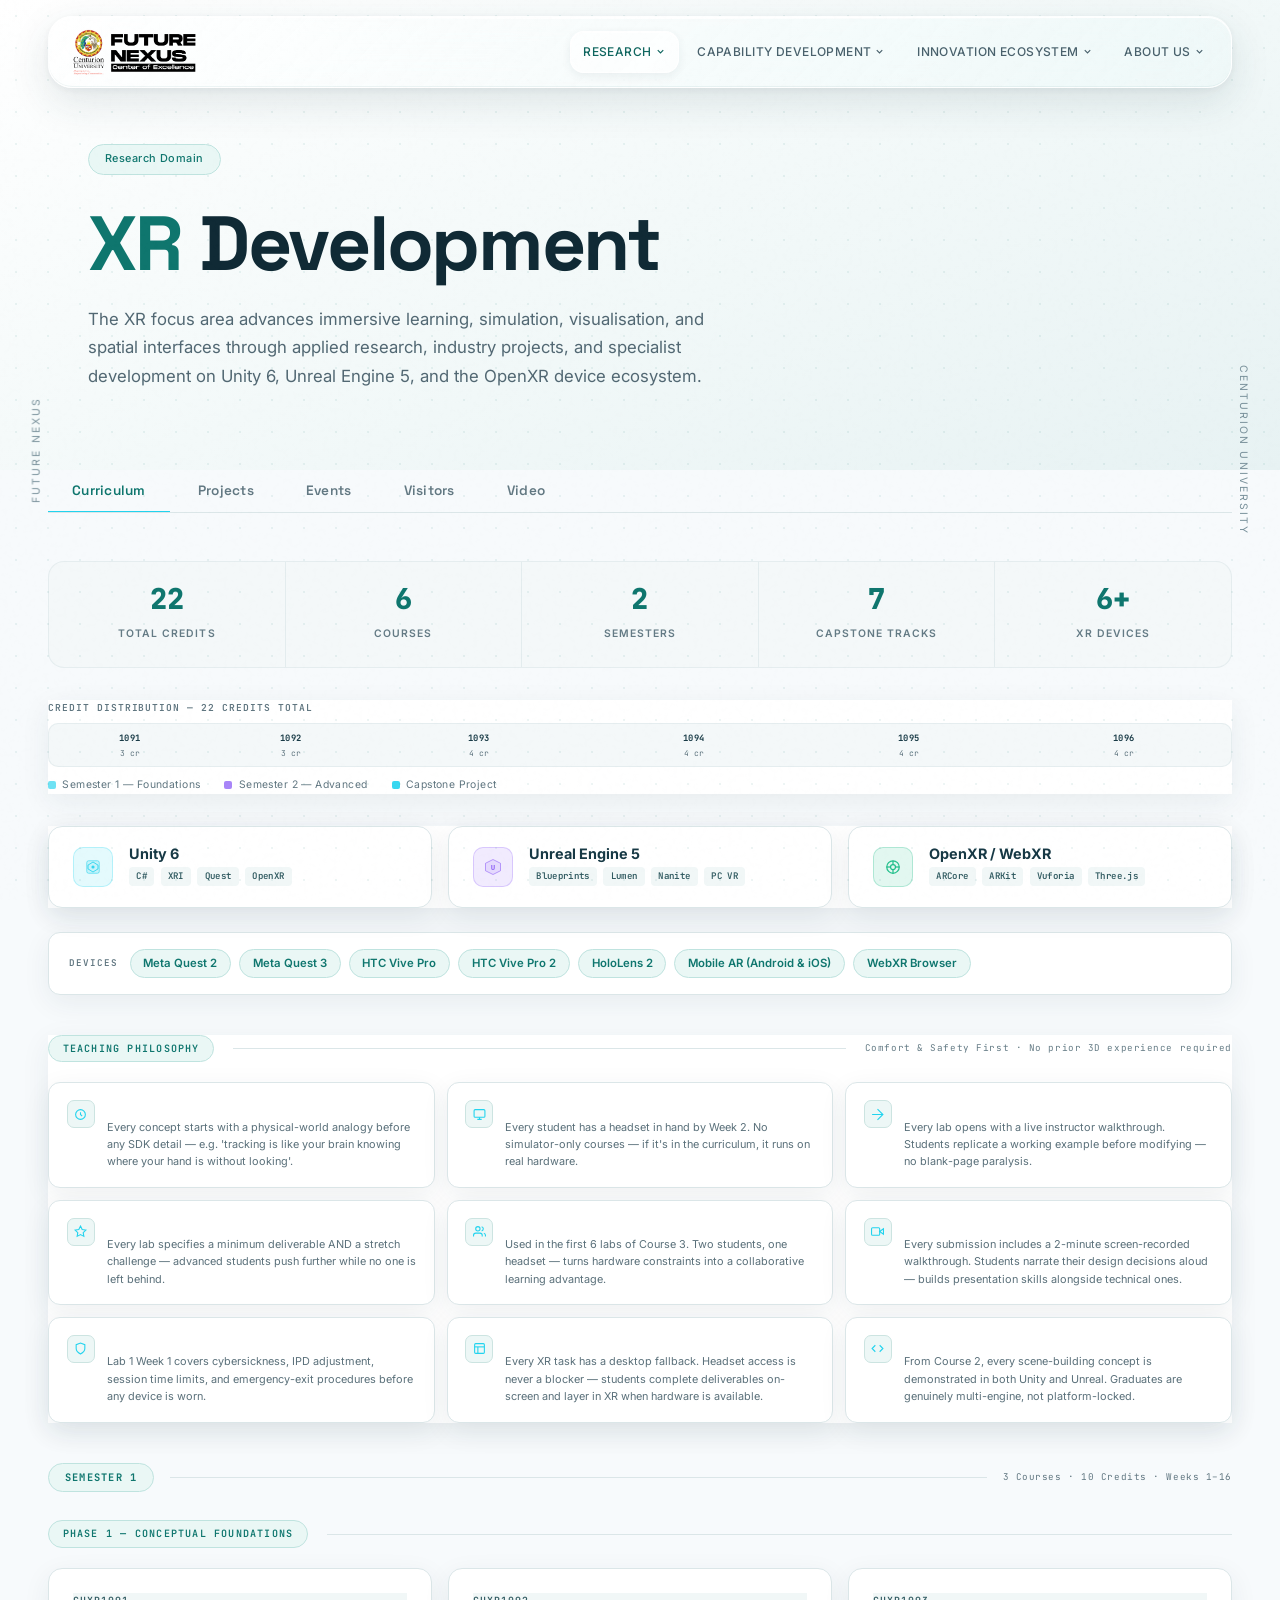
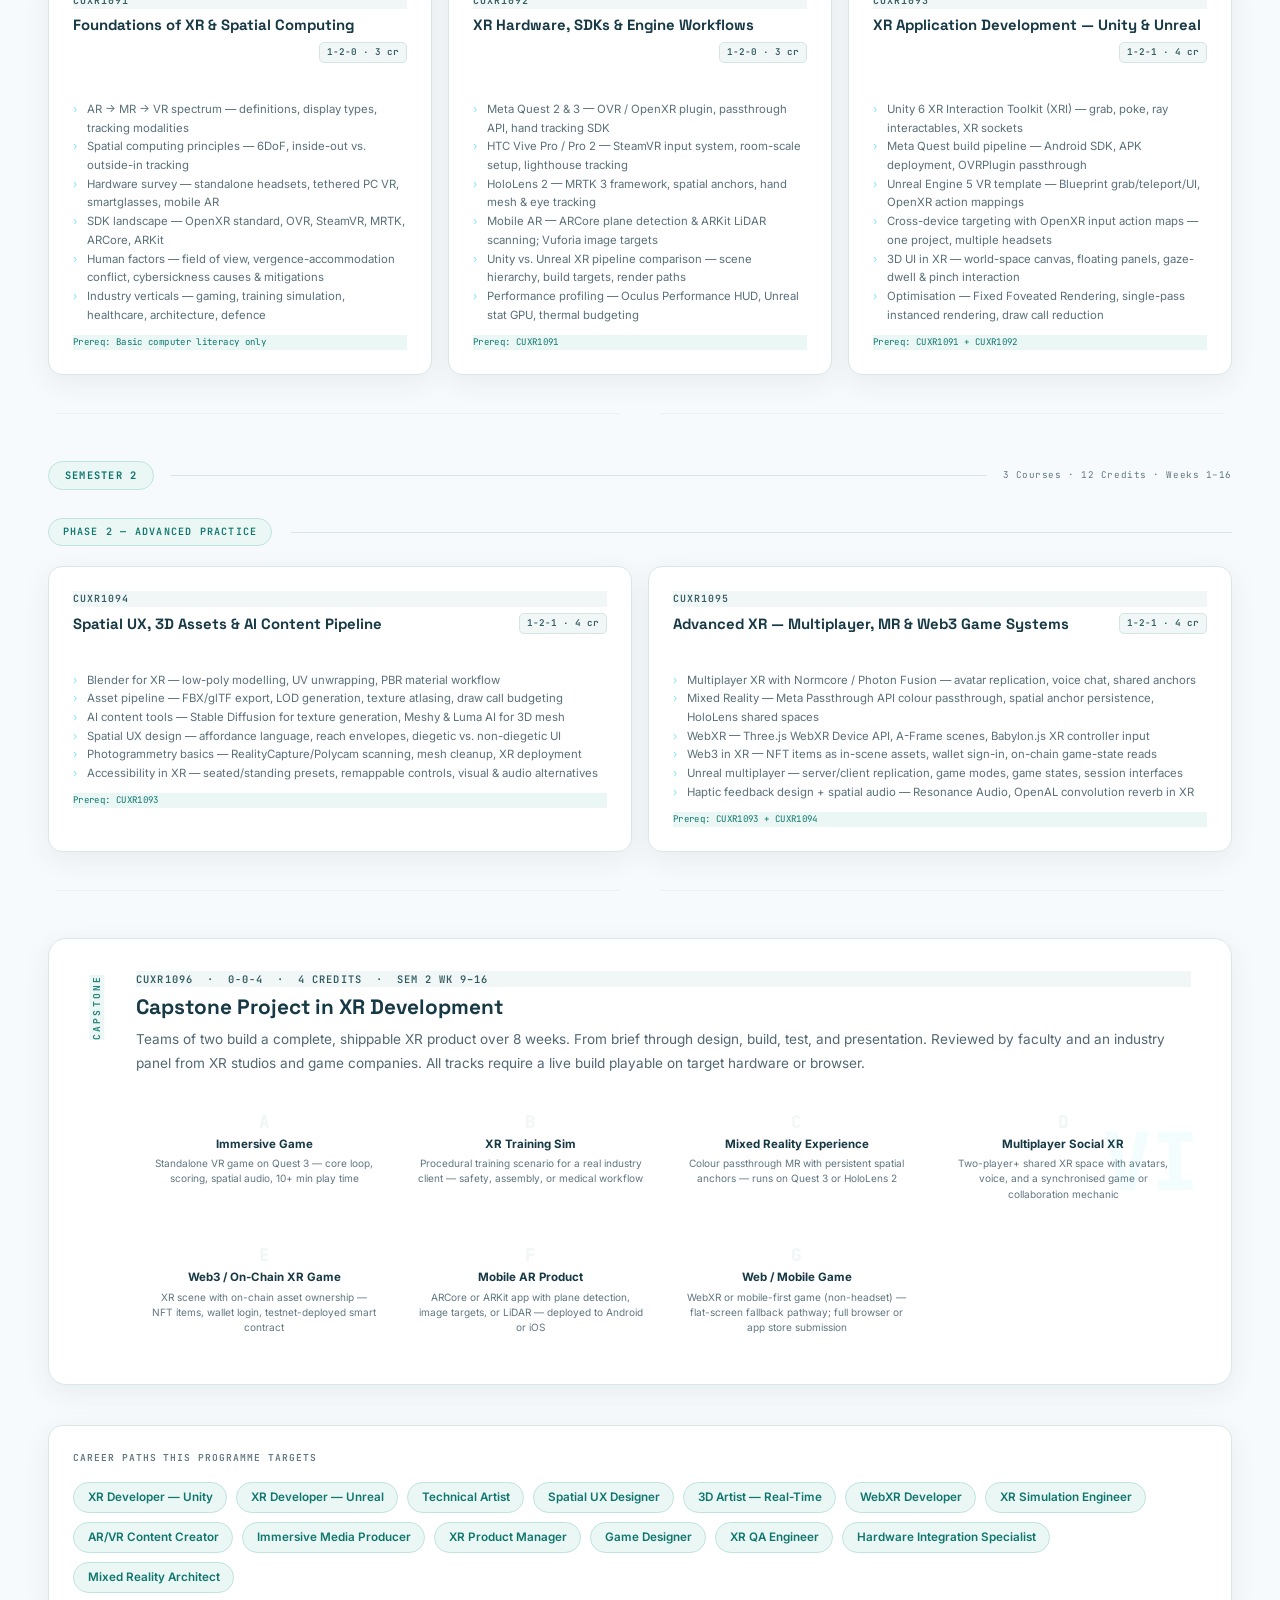
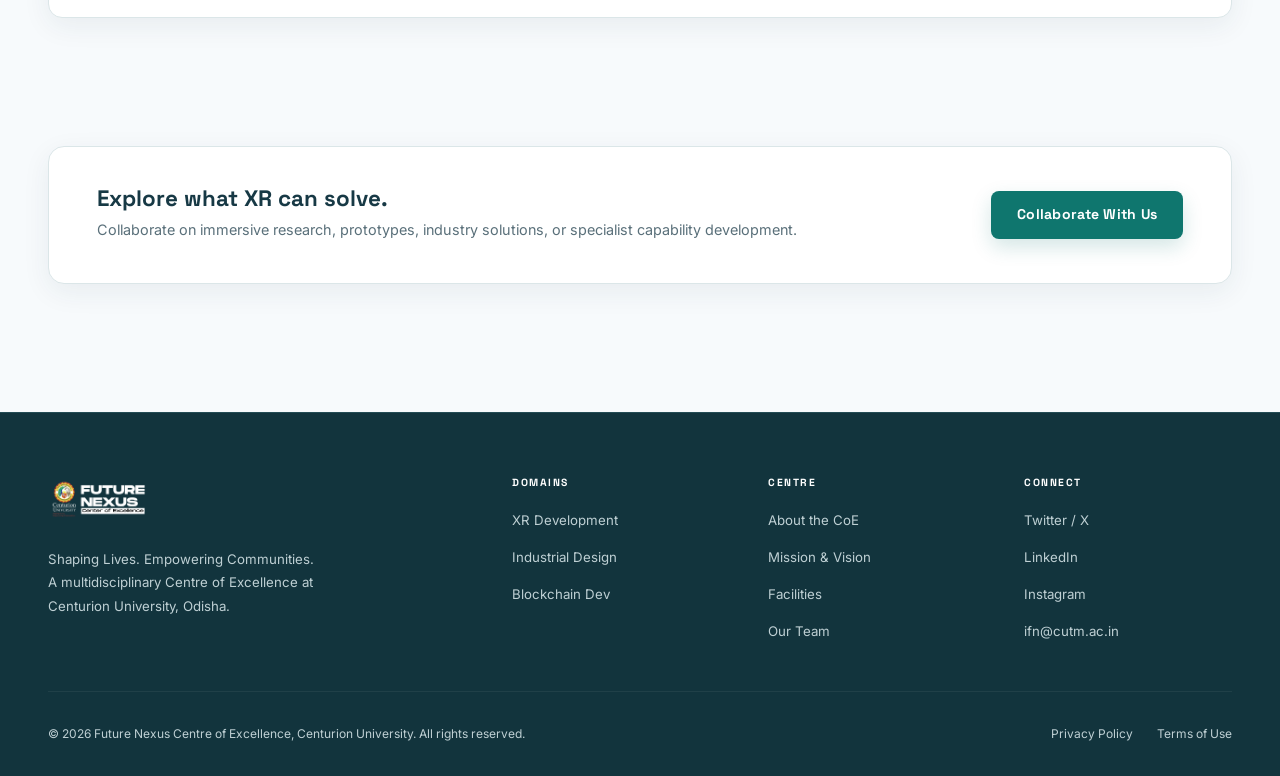
<file: domain-xr.html>
<!DOCTYPE html>
<html lang="en">
<head>
  <meta charset="UTF-8" />
  <meta name="viewport" content="width=device-width, initial-scale=1.0" />
  <title>XR Development — Future Nexus</title>
  <meta name="description" content="XR Development domain at IFN — Curriculum v2.0. Unity 6, Unreal Engine 5 & OpenXR. 6 courses, 22 credits, 2 semesters, 7 capstone tracks." />
  <link rel="preconnect" href="https://fonts.googleapis.com" />
  <link rel="preconnect" href="https://fonts.gstatic.com" crossorigin />
  <link href="https://fonts.googleapis.com/css2?family=Manrope:wght@400;500;600;700;800;900&family=Space+Grotesk:wght@400;500;600;700;800&family=Inter:wght@400;500;600&family=JetBrains+Mono:wght@400;600&display=swap" rel="stylesheet" />
  <link rel="stylesheet" href="assets/css/style.css" />
  <!-- Favicons -->
  <link rel="icon" type="image/png" sizes="32x32" href="assets/images/favicon-32.png" />
  <link rel="icon" type="image/png" sizes="192x192" href="assets/images/favicon-192.png" />
  <link rel="apple-touch-icon" href="assets/images/apple-touch-icon.png" />

  <!-- Open Graph -->
  <meta property="og:type" content="website" />
  <meta property="og:site_name" content="Future Nexus Centre of Excellence" />
  <meta property="og:title" content="XR Development — Future Nexus" />
  <meta property="og:description" content="XR Development domain at IFN — Curriculum v2.0. Unity 6, Unreal Engine 5 &amp; OpenXR. 6 courses, 22 credits, 2 semesters, 7 capstone tracks." />
  <meta property="og:url" content="https://abhimitra1.github.io/Future_Nexus_Website/domain-xr.html" />
  <meta property="og:image" content="https://abhimitra1.github.io/Future_Nexus_Website/assets/images/logo-light.png" />
  <meta property="og:image:width" content="888" />
  <meta property="og:image:height" content="378" />
  <meta property="og:image:alt" content="Future Nexus" />

  <!-- Twitter -->
  <meta name="twitter:card" content="summary_large_image" />
  <meta name="twitter:title" content="XR Development — Future Nexus" />
  <meta name="twitter:description" content="XR Development domain at IFN — Curriculum v2.0. Unity 6, Unreal Engine 5 &amp; OpenXR. 6 courses, 22 credits, 2 semesters, 7 capstone tracks." />
  <meta name="twitter:image" content="https://abhimitra1.github.io/Future_Nexus_Website/assets/images/logo-light.png" />
  <style>
    :root { --domain-color: #22d3ee; --domain-glow: rgba(34,211,238,0.15); }
    .page-hero h1 em { font-style:normal; color: var(--domain-color); }
    .domain-tab.active { border-bottom-color: var(--domain-color); }
    .placeholder-panel .placeholder-icon { background: rgba(34,211,238,0.08); border-color: rgba(34,211,238,0.2); }
    .placeholder-panel .placeholder-icon svg { stroke: rgba(34,211,238,0.7); }
    .placeholder-tag { color: rgba(34,211,238,0.8); background: rgba(34,211,238,0.08); border-color: rgba(34,211,238,0.15); }

    /* ── Programme Stats Bar ── */
    .prog-stat-bar {
      display: grid; grid-template-columns: repeat(5, 1fr);
      gap: 1px; background: rgba(255,255,255,0.05);
      border: 1px solid rgba(255,255,255,0.07); border-radius: 16px;
      overflow: hidden; margin-bottom: 2rem;
    }
    .prog-stat {
      padding: 1.4rem 0.75rem; background: rgba(255,255,255,0.02);
      text-align: center; transition: background 0.2s;
    }
    .prog-stat:hover { background: rgba(34,211,238,0.05); }
    .prog-stat-num {
      display: block; font-family: 'JetBrains Mono', monospace;
      font-size: 1.8rem; font-weight: 900; color: var(--domain-color);
      line-height: 1; margin-bottom: 0.35rem;
    }
    .prog-stat-label {
      font-size: 0.65rem; font-weight: 600; letter-spacing: 0.1em;
      text-transform: uppercase; color: var(--grey);
    }

    /* ── Credit Flow Bar ── */
    .credit-flow-wrap { margin-bottom: 2rem; }
    .credit-flow-label {
      font-family: 'JetBrains Mono', monospace; font-size: 0.6rem; font-weight: 600;
      letter-spacing: 0.1em; text-transform: uppercase; color: rgba(255,255,255,0.3);
      margin-bottom: 0.5rem;
    }
    .credit-flow {
      display: flex; align-items: stretch; border-radius: 10px; overflow: hidden;
      height: 44px; border: 1px solid rgba(255,255,255,0.06);
    }
    .cs { display: flex; align-items: center; justify-content: center; flex-direction: column;
      gap: 0.1rem; transition: opacity 0.2s; cursor: default; }
    .cs:hover { opacity: 0.85; }
    .cs-code { font-family: 'JetBrains Mono', monospace; font-size: 0.55rem; font-weight: 700; color: rgba(255,255,255,0.9); letter-spacing: 0.04em; }
    .cs-cr { font-family: 'JetBrains Mono', monospace; font-size: 0.5rem; color: rgba(255,255,255,0.5); }
    .cs-1 { width: calc(3/22*100%); background: rgba(34,211,238,0.25); }
    .cs-2 { width: calc(3/22*100%); background: rgba(34,211,238,0.42); }
    .cs-3 { width: calc(4/22*100%); background: rgba(99,102,241,0.38); }
    .cs-4 { width: calc(4/22*100%); background: rgba(139,92,246,0.32); }
    .cs-5 { width: calc(4/22*100%); background: rgba(139,92,246,0.52); }
    .cs-6 { width: calc(4/22*100%); background: rgba(34,211,238,0.62); }
    .credit-flow-legend {
      display: flex; gap: 1.5rem; margin-top: 0.6rem; flex-wrap: wrap;
    }
    .cfl-item { display: flex; align-items: center; gap: 0.4rem; }
    .cfl-dot { width: 8px; height: 8px; border-radius: 2px; flex-shrink: 0; }
    .cfl-dot.sem1 { background: rgba(34,211,238,0.65); }
    .cfl-dot.sem2 { background: rgba(139,92,246,0.75); }
    .cfl-dot.cap { background: rgba(34,211,238,0.9); }
    .cfl-label { font-size: 0.65rem; color: var(--grey); letter-spacing: 0.04em; }

    /* ── Platform Strip ── */
    .platform-strip {
      display: grid; grid-template-columns: repeat(3, 1fr);
      gap: 1rem; margin-bottom: 1.5rem;
    }
    .platform-card {
      display: flex; align-items: center; gap: 1rem;
      padding: 1.25rem 1.5rem;
      background: rgba(255,255,255,0.03); border: 1px solid rgba(255,255,255,0.07);
      border-radius: 14px; transition: border-color 0.2s, background 0.2s;
    }
    .platform-card:hover { background: rgba(34,211,238,0.04); border-color: rgba(34,211,238,0.2); }
    .platform-icon {
      width: 40px; height: 40px; border-radius: 10px;
      display: flex; align-items: center; justify-content: center; flex-shrink: 0;
    }
    .platform-icon.unity { background: rgba(34,211,238,0.12); border: 1px solid rgba(34,211,238,0.25); }
    .platform-icon.ue5 { background: rgba(139,92,246,0.12); border: 1px solid rgba(139,92,246,0.25); }
    .platform-icon.oxr { background: rgba(16,185,129,0.12); border: 1px solid rgba(16,185,129,0.25); }
    .platform-name { font-size: 0.9rem; font-weight: 700; color: #fff; margin-bottom: 0.2rem; line-height: 1; display: block; }
    .platform-tags { display: flex; gap: 0.4rem; flex-wrap: wrap; margin-top: 0.35rem; }
    .platform-tag {
      font-family: 'JetBrains Mono', monospace; font-size: 0.57rem; font-weight: 600;
      color: rgba(255,255,255,0.4); background: rgba(255,255,255,0.05);
      border-radius: 4px; padding: 0.15rem 0.45rem; letter-spacing: 0.04em;
    }

    /* ── Device Strip ── */
    .device-strip {
      display: flex; gap: 0.5rem; flex-wrap: wrap; align-items: center;
      padding: 1rem 1.25rem; margin-bottom: 2.5rem;
      background: rgba(255,255,255,0.02); border: 1px solid rgba(255,255,255,0.05);
      border-radius: 12px;
    }
    .device-strip-label {
      font-family: 'JetBrains Mono', monospace; font-size: 0.58rem; font-weight: 600;
      letter-spacing: 0.1em; text-transform: uppercase; color: rgba(255,255,255,0.22);
      margin-right: 0.25rem;
    }
    .device-chip {
      font-size: 0.71rem; font-weight: 600;
      color: rgba(255,255,255,0.55); background: rgba(255,255,255,0.04);
      border: 1px solid rgba(255,255,255,0.07); border-radius: 20px;
      padding: 0.28rem 0.8rem; transition: color 0.2s, border-color 0.2s;
    }
    .device-chip:hover { color: var(--domain-color); border-color: rgba(34,211,238,0.28); }

    /* ── Teaching Principles ── */
    .principles-section { margin-bottom: 2.5rem; }
    .section-phase-header { display: flex; align-items: center; gap: 1.2rem; margin-bottom: 1.25rem; }
    .section-phase-pill {
      font-family: 'JetBrains Mono', monospace; font-size: 0.63rem; font-weight: 600;
      letter-spacing: 0.12em; text-transform: uppercase;
      color: var(--domain-color); border: 1px solid rgba(34,211,238,0.35);
      border-radius: 20px; padding: 0.3rem 0.85rem; white-space: nowrap;
    }
    .section-phase-rule { flex: 1; height: 1px; background: linear-gradient(90deg, rgba(255,255,255,0.08), transparent); }
    .section-phase-meta {
      font-family: 'JetBrains Mono', monospace; font-size: 0.58rem;
      color: rgba(255,255,255,0.22); letter-spacing: 0.06em; white-space: nowrap;
    }
    .principles-grid {
      display: grid; grid-template-columns: repeat(3, 1fr); gap: 0.75rem;
    }
    .principle-card {
      padding: 1rem 1.1rem;
      background: rgba(255,255,255,0.02); border: 1px solid rgba(255,255,255,0.06);
      border-radius: 12px; display: flex; gap: 0.75rem; align-items: flex-start;
    }
    .principle-icon {
      width: 28px; height: 28px; border-radius: 7px;
      background: rgba(34,211,238,0.09); border: 1px solid rgba(34,211,238,0.18);
      display: flex; align-items: center; justify-content: center;
      flex-shrink: 0; margin-top: 0.05rem;
    }
    .principle-icon svg { width: 13px; height: 13px; stroke: var(--domain-color); fill: none; stroke-width: 2; }
    .principle-text h5 {
      font-size: 0.77rem; font-weight: 700; color: #fff;
      margin: 0 0 0.2rem; line-height: 1.3;
    }
    .principle-text p { font-size: 0.68rem; color: var(--grey); line-height: 1.6; margin: 0; }

    /* ── Curriculum Roadmap ── */
    .curriculum-roadmap { display: flex; flex-direction: column; }
    .roadmap-phase { margin-bottom: 2.5rem; }
    .roadmap-phase-header { display: flex; align-items: center; gap: 1.2rem; margin-bottom: 1.25rem; }
    .roadmap-phase-pill {
      font-family: 'JetBrains Mono', monospace; font-size: 0.63rem; font-weight: 600;
      letter-spacing: 0.12em; text-transform: uppercase;
      color: var(--domain-color); border: 1px solid rgba(34,211,238,0.35);
      border-radius: 20px; padding: 0.3rem 0.85rem; white-space: nowrap;
    }
    .roadmap-phase-rule { flex: 1; height: 1px; background: linear-gradient(90deg, rgba(255,255,255,0.08), transparent); }
    .roadmap-phase-grid { display: grid; grid-template-columns: repeat(3, 1fr); gap: 1rem; }
    .roadmap-phase-grid.two-col { grid-template-columns: repeat(2, 1fr); }

    .course-card {
      background: rgba(255,255,255,0.03); border: 1px solid rgba(255,255,255,0.07);
      border-radius: 14px; padding: 1.5rem; position: relative; overflow: hidden;
      transition: border-color 0.25s, background 0.25s, transform 0.25s;
    }
    .course-card::before {
      content: attr(data-num); position: absolute; top: -0.3rem; right: 1rem;
      font-family: 'JetBrains Mono', monospace; font-size: 4rem; font-weight: 900;
      color: rgba(255,255,255,0.03); line-height: 1; pointer-events: none; user-select: none;
    }
    .course-card:hover { background: rgba(34,211,238,0.04); border-color: rgba(34,211,238,0.28); transform: translateY(-2px); }
    .course-card .course-code {
      display: block; font-family: 'JetBrains Mono', monospace; font-size: 0.62rem; font-weight: 600;
      letter-spacing: 0.1em; text-transform: uppercase; color: var(--domain-color); margin-bottom: 0.35rem;
    }
    .course-card .course-meta-row {
      display: flex; align-items: center; gap: 0.5rem; flex-wrap: wrap; margin-bottom: 0.5rem;
    }
    .course-card h4 { font-size: 0.93rem; font-weight: 700; margin: 0; line-height: 1.3; color: #fff; }
    .course-card .credit-chip {
      font-family: 'JetBrains Mono', monospace; font-size: 0.58rem; font-weight: 600;
      color: rgba(34,211,238,0.6); background: rgba(34,211,238,0.08);
      border: 1px solid rgba(34,211,238,0.15); border-radius: 5px;
      padding: 0.15rem 0.45rem; white-space: nowrap; margin-left: auto;
    }
    .course-card .course-focus {
      font-size: 0.7rem; color: rgba(255,255,255,0.35); margin: 0.35rem 0 0.5rem;
      font-family: 'JetBrains Mono', monospace; letter-spacing: 0.04em;
    }
    .course-card p { font-size: 0.78rem; line-height: 1.75; color: var(--grey); margin: 0; }
    .course-topics {
      margin: 0.65rem 0 0; padding: 0; list-style: none;
    }
    .course-topics li {
      font-size: 0.71rem; line-height: 1.65; color: var(--grey);
      padding-left: 0.9rem; position: relative;
    }
    .course-topics li::before {
      content: '›'; position: absolute; left: 0;
      color: var(--domain-color); opacity: 0.55;
    }
    .course-prereq {
      display: block; font-family: 'JetBrains Mono', monospace; font-size: 0.57rem;
      color: rgba(255,255,255,0.2); margin-top: 0.65rem; letter-spacing: 0.04em;
    }

    /* ── Connector ── */
    .roadmap-connector { display: flex; align-items: center; gap: 0.8rem; margin: -0.5rem 0 2.5rem; padding: 0 0.5rem; opacity: 0.4; }
    .roadmap-connector-line { flex: 1; height: 1px; background: rgba(255,255,255,0.08); }
    .roadmap-connector svg { width: 14px; height: 14px; stroke: rgba(255,255,255,0.4); flex-shrink: 0; }

    /* ── Semester Divider ── */
    .semester-divider {
      display: flex; align-items: center; gap: 1rem; margin-bottom: 1.75rem;
    }
    .semester-divider-pill {
      font-family: 'JetBrains Mono', monospace; font-size: 0.65rem; font-weight: 700;
      letter-spacing: 0.12em; text-transform: uppercase; color: #fff;
      background: rgba(34,211,238,0.1); border: 1px solid rgba(34,211,238,0.25);
      border-radius: 20px; padding: 0.35rem 1rem; white-space: nowrap;
    }
    .semester-divider-line { flex: 1; height: 1px; background: rgba(255,255,255,0.06); }
    .semester-divider-meta {
      font-family: 'JetBrains Mono', monospace; font-size: 0.58rem;
      color: rgba(255,255,255,0.2); letter-spacing: 0.06em; white-space: nowrap;
    }

    /* ── Capstone ── */
    .roadmap-capstone {
      background: rgba(34,211,238,0.05); border: 1px solid rgba(34,211,238,0.2);
      border-radius: 18px; padding: 2rem 2.5rem;
      display: grid; grid-template-columns: auto 1fr; gap: 2rem; align-items: start;
      position: relative; overflow: hidden;
    }
    .roadmap-capstone::after {
      content: 'VI'; position: absolute; right: 2rem; top: 50%; transform: translateY(-50%);
      font-family: 'JetBrains Mono', monospace; font-size: 5rem; font-weight: 900;
      color: rgba(34,211,238,0.05); line-height: 1; pointer-events: none;
    }
    .capstone-badge {
      writing-mode: vertical-rl; text-orientation: mixed; transform: rotate(180deg);
      font-family: 'JetBrains Mono', monospace; font-size: 0.6rem; font-weight: 700;
      letter-spacing: 0.22em; text-transform: uppercase;
      color: var(--domain-color); opacity: 0.9; margin-top: 0.25rem;
    }
    .capstone-content .course-code {
      display: block; font-family: 'JetBrains Mono', monospace; font-size: 0.65rem; font-weight: 600;
      letter-spacing: 0.1em; text-transform: uppercase; color: var(--domain-color); margin-bottom: 0.5rem;
    }
    .capstone-content h3 { font-size: 1.3rem; font-weight: 800; margin: 0 0 0.4rem; line-height: 1.2; }
    .capstone-content > p { font-size: 0.85rem; line-height: 1.8; color: var(--grey); margin: 0 0 1.25rem; }

    /* ── Capstone Tracks ── */
    .capstone-tracks-grid {
      display: grid; grid-template-columns: repeat(4, 1fr); gap: 0.65rem;
    }
    .capstone-track {
      padding: 1rem 0.85rem; text-align: center;
      background: rgba(255,255,255,0.03); border: 1px solid rgba(255,255,255,0.07);
      border-radius: 10px; transition: border-color 0.2s, background 0.2s;
    }
    .capstone-track:hover { background: rgba(34,211,238,0.06); border-color: rgba(34,211,238,0.28); }
    .track-letter {
      display: block; font-family: 'JetBrains Mono', monospace;
      font-size: 1.1rem; font-weight: 900; color: var(--domain-color);
      opacity: 0.7; margin-bottom: 0.4rem; line-height: 1;
    }
    .track-name {
      display: block; font-size: 0.72rem; font-weight: 700;
      color: rgba(255,255,255,0.85); margin-bottom: 0.3rem; line-height: 1.3;
    }
    .track-detail {
      font-size: 0.63rem; color: var(--grey); line-height: 1.5; margin: 0;
    }

    /* ── Career Strip ── */
    .career-strip {
      display: flex; gap: 0.55rem; flex-wrap: wrap;
      padding: 1.5rem; margin-top: 2.5rem;
      background: rgba(255,255,255,0.02); border: 1px solid rgba(255,255,255,0.05);
      border-radius: 14px;
    }
    .career-strip-label {
      width: 100%; font-family: 'JetBrains Mono', monospace; font-size: 0.6rem;
      font-weight: 600; letter-spacing: 0.1em; text-transform: uppercase;
      color: rgba(255,255,255,0.25); margin-bottom: 0.5rem;
    }
    .career-chip {
      font-size: 0.73rem; font-weight: 600;
      color: rgba(255,255,255,0.6); background: rgba(255,255,255,0.04);
      border: 1px solid rgba(255,255,255,0.07);
      border-radius: 20px; padding: 0.32rem 0.85rem;
      transition: color 0.2s, border-color 0.2s;
    }
    .career-chip:hover { color: var(--domain-color); border-color: rgba(34,211,238,0.3); }

    /* ── Video ── */
    .video-feature {
      display: grid; grid-template-columns: 1fr auto;
      gap: 2.5rem; align-items: start;
    }
    .video-embed-wrap {
      position: relative; width: 100%; aspect-ratio: 16/9;
      border-radius: 16px; overflow: hidden;
      background: #000;
      box-shadow: 0 0 0 1px rgba(255,255,255,0.08), 0 24px 64px rgba(0,0,0,0.5);
    }
    .video-embed-wrap iframe {
      position: absolute; inset: 0; width: 100%; height: 100%;
      border: none;
    }
    .video-meta {
      width: 260px; flex-shrink: 0;
      padding-top: 0.5rem;
    }
    .video-label {
      display: inline-block;
      font-family: 'JetBrains Mono', monospace; font-size: 0.62rem; font-weight: 600;
      letter-spacing: 0.12em; text-transform: uppercase;
      color: var(--domain-color); background: rgba(34,211,238,0.08);
      border: 1px solid rgba(34,211,238,0.2);
      border-radius: 20px; padding: 0.28rem 0.75rem;
      margin-bottom: 0.9rem;
    }
    .video-meta h3 { font-size: 1.15rem; font-weight: 800; margin-bottom: 0.75rem; line-height: 1.25; }
    .video-meta p { font-size: 0.82rem; line-height: 1.8; color: var(--grey); }

    /* ── Responsive ── */
    @media (max-width: 1100px) {
      .principles-grid { grid-template-columns: repeat(3, 1fr); }
      .capstone-tracks-grid { grid-template-columns: repeat(3, 1fr); }
    }
    @media (max-width: 900px) {
      .prog-stat-bar { grid-template-columns: repeat(3, 1fr); }
      .platform-strip { grid-template-columns: 1fr 1fr; }
      .principles-grid { grid-template-columns: repeat(2, 1fr); }
      .roadmap-phase-grid { grid-template-columns: 1fr 1fr; }
      .roadmap-phase-grid.two-col { grid-template-columns: 1fr 1fr; }
      .capstone-tracks-grid { grid-template-columns: repeat(3, 1fr); }
      .video-feature { grid-template-columns: 1fr; }
      .video-meta { width: 100%; }
    }
    @media (max-width: 600px) {
      .prog-stat-bar { grid-template-columns: repeat(2, 1fr); }
      .platform-strip { grid-template-columns: 1fr; }
      .principles-grid { grid-template-columns: 1fr; }
      .roadmap-phase-grid { grid-template-columns: 1fr; }
      .roadmap-phase-grid.two-col { grid-template-columns: 1fr; }
      .roadmap-capstone { grid-template-columns: 1fr; }
      .capstone-badge { writing-mode: horizontal-tb; transform: none; }
      .capstone-tracks-grid { grid-template-columns: repeat(2, 1fr); }
    }
  </style>
  <link rel="stylesheet" href="assets/css/light-theme.css" />
</head>
<body>

  <nav id="navbar">
    <a class="nav-logo" href="index.html">
      <img src="assets/images/logo-dark.png" alt="Future Nexus, Centurion University" />
    </a>
    <ul class="nav-links">
      <li class="has-dropdown">
        <a href="index.html#domains" class="nav-active">Research <svg class="nav-chevron" viewBox="0 0 24 24" fill="none" stroke="currentColor" stroke-width="2.5"><polyline points="6 9 12 15 18 9"/></svg></a>
        <ul class="nav-dropdown">
          <li><a href="domain-xr.html">XR Development</a></li>
          <li><a href="domain-industrial.html">Industrial Design</a></li>
          <li><a href="domain-blockchain.html">Blockchain Development</a></li>
        </ul>
      </li>
      <li class="has-dropdown">
        <a href="index.html#programs">Capability Development <svg class="nav-chevron" viewBox="0 0 24 24" fill="none" stroke="currentColor" stroke-width="2.5"><polyline points="6 9 12 15 18 9"/></svg></a>
        <ul class="nav-dropdown">
          <li><a href="domain-xr.html">XR Curriculum</a></li>
          <li><a href="domain-industrial.html">Industrial Design Curriculum</a></li>
          <li><a href="domain-blockchain.html">Blockchain Curriculum</a></li>
        </ul>
      </li>
      <li class="has-dropdown">
        <a href="startups.html">Innovation Ecosystem <svg class="nav-chevron" viewBox="0 0 24 24" fill="none" stroke="currentColor" stroke-width="2.5"><polyline points="6 9 12 15 18 9"/></svg></a>
        <ul class="nav-dropdown">
          <li><a href="https://thegttech.com/" target="_blank" rel="noopener">GramTarang Technologies</a></li>
          <li><a href="https://superbeeaeronautics.com/" target="_blank" rel="noopener">SuperBee Aeronautics</a></li>
          <li><a href="https://apexdevs.io/" target="_blank" rel="noopener">ApexDevs</a></li>
          <li><a href="https://www.arcenpay.com/" target="_blank" rel="noopener">ArcenPay</a></li>
          <li><a href="http://campustocrypto.xyz/" target="_blank" rel="noopener">Campus to Crypto</a></li>
          <li><a href="https://sowsaathi.com/" target="_blank" rel="noopener">SowSaathi</a></li>
          <li><a href="https://3dplayground.in" target="_blank" rel="noopener">3DPlayground</a></li>
        </ul>
      </li>
      <li class="has-dropdown">
        <a href="index.html#about">About Us <svg class="nav-chevron" viewBox="0 0 24 24" fill="none" stroke="currentColor" stroke-width="2.5"><polyline points="6 9 12 15 18 9"/></svg></a>
        <ul class="nav-dropdown">
          <li><a href="about.html">About the CoE</a></li>
          <li><a href="index.html#facilities">Facilities &amp; Labs</a></li>
          <li><a href="index.html#team">Our Team</a></li>
          <li><a href="mailto:ifn@cutm.ac.in">Partner With Us</a></li>
        </ul>
      </li>
    </ul>
    <div class="nav-hamburger" id="hamburger" aria-label="Menu"><span></span><span></span><span></span></div>
  </nav>

  <span class="side-label left">Future Nexus</span>
  <span class="side-label right">Centurion University</span>

  <section class="page-hero">
    <div class="blobs" aria-hidden="true">
      <div class="blob blob-1"></div>
      <div class="blob blob-2"></div>
    </div>
    <div class="page-hero-inner">
      <p class="section-label">Research Domain</p>
      <h1><em>XR</em> Development</h1>
      <p class="page-hero-sub">
        The XR focus area advances immersive learning, simulation, visualisation, and spatial
        interfaces through applied research, industry projects, and specialist development on
        Unity 6, Unreal Engine 5, and the OpenXR device ecosystem.
      </p>
    </div>
  </section>

  <section class="section" style="padding-top:0;">
    <div class="section-inner">

      <div class="domain-tabs" role="tablist">
        <button class="domain-tab active" role="tab" data-tab="curriculum">Curriculum</button>
        <button class="domain-tab" role="tab" data-tab="projects">Projects</button>
        <button class="domain-tab" role="tab" data-tab="events">Events</button>
        <button class="domain-tab" role="tab" data-tab="visitors">Visitors</button>
        <button class="domain-tab" role="tab" data-tab="video">Video</button>
      </div>

      <!-- ═══════════════════════════════════════════════
           CURRICULUM TAB
      ════════════════════════════════════════════════ -->
      <div class="tab-panel active" id="tab-curriculum">

        <!-- 1 · PROGRAMME STATS BAR ──────────────────── -->
        <div class="prog-stat-bar">
          <div class="prog-stat">
            <span class="prog-stat-num">22</span>
            <span class="prog-stat-label">Total Credits</span>
          </div>
          <div class="prog-stat">
            <span class="prog-stat-num">6</span>
            <span class="prog-stat-label">Courses</span>
          </div>
          <div class="prog-stat">
            <span class="prog-stat-num">2</span>
            <span class="prog-stat-label">Semesters</span>
          </div>
          <div class="prog-stat">
            <span class="prog-stat-num">7</span>
            <span class="prog-stat-label">Capstone Tracks</span>
          </div>
          <div class="prog-stat">
            <span class="prog-stat-num">6+</span>
            <span class="prog-stat-label">XR Devices</span>
          </div>
        </div>

        <!-- 2 · CREDIT FLOW BAR ──────────────────────── -->
        <div class="credit-flow-wrap">
          <div class="credit-flow-label">Credit Distribution — 22 Credits Total</div>
          <div class="credit-flow" title="Proportional credit allocation across 6 courses">
            <div class="cs cs-1" title="CUXR1091 · 3 cr"><span class="cs-code">1091</span><span class="cs-cr">3 cr</span></div>
            <div class="cs cs-2" title="CUXR1092 · 3 cr"><span class="cs-code">1092</span><span class="cs-cr">3 cr</span></div>
            <div class="cs cs-3" title="CUXR1093 · 4 cr"><span class="cs-code">1093</span><span class="cs-cr">4 cr</span></div>
            <div class="cs cs-4" title="CUXR1094 · 4 cr"><span class="cs-code">1094</span><span class="cs-cr">4 cr</span></div>
            <div class="cs cs-5" title="CUXR1095 · 4 cr"><span class="cs-code">1095</span><span class="cs-cr">4 cr</span></div>
            <div class="cs cs-6" title="CUXR1096 · 4 cr"><span class="cs-code">1096</span><span class="cs-cr">4 cr</span></div>
          </div>
          <div class="credit-flow-legend">
            <div class="cfl-item"><div class="cfl-dot sem1"></div><span class="cfl-label">Semester 1 — Foundations</span></div>
            <div class="cfl-item"><div class="cfl-dot sem2"></div><span class="cfl-label">Semester 2 — Advanced</span></div>
            <div class="cfl-item"><div class="cfl-dot cap"></div><span class="cfl-label">Capstone Project</span></div>
          </div>
        </div>

        <!-- 3 · PLATFORM STRIP ───────────────────────── -->
        <div class="platform-strip">
          <div class="platform-card">
            <div class="platform-icon unity">
              <svg width="20" height="20" viewBox="0 0 32 32" fill="none">
                <rect x="6" y="6" width="20" height="20" rx="3" fill="rgba(34,211,238,0.15)" stroke="rgba(34,211,238,0.6)" stroke-width="1.5"/>
                <polygon points="16,8 24,13 24,19 16,24 8,19 8,13" fill="none" stroke="rgba(34,211,238,0.9)" stroke-width="1.5"/>
                <circle cx="16" cy="16" r="2.5" fill="rgba(34,211,238,0.9)"/>
              </svg>
            </div>
            <div class="platform-info">
              <span class="platform-name">Unity 6</span>
              <div class="platform-tags">
                <span class="platform-tag">C#</span>
                <span class="platform-tag">XRI</span>
                <span class="platform-tag">Quest</span>
                <span class="platform-tag">OpenXR</span>
              </div>
            </div>
          </div>
          <div class="platform-card">
            <div class="platform-icon ue5">
              <svg width="20" height="20" viewBox="0 0 32 32" fill="none">
                <polygon points="16,4 28,10 28,22 16,28 4,22 4,10" fill="rgba(139,92,246,0.12)" stroke="rgba(139,92,246,0.6)" stroke-width="1.5"/>
                <text x="16" y="21" text-anchor="middle" font-size="12" font-weight="900" fill="rgba(139,92,246,0.9)" font-family="monospace">U</text>
              </svg>
            </div>
            <div class="platform-info">
              <span class="platform-name">Unreal Engine 5</span>
              <div class="platform-tags">
                <span class="platform-tag">Blueprints</span>
                <span class="platform-tag">Lumen</span>
                <span class="platform-tag">Nanite</span>
                <span class="platform-tag">PC VR</span>
              </div>
            </div>
          </div>
          <div class="platform-card">
            <div class="platform-icon oxr">
              <svg width="20" height="20" viewBox="0 0 32 32" fill="none" stroke="rgba(16,185,129,0.9)" stroke-width="2">
                <circle cx="16" cy="16" r="10"/>
                <circle cx="16" cy="16" r="4"/>
                <line x1="16" y1="6" x2="16" y2="12"/>
                <line x1="16" y1="20" x2="16" y2="26"/>
                <line x1="6" y1="16" x2="12" y2="16"/>
                <line x1="20" y1="16" x2="26" y2="16"/>
              </svg>
            </div>
            <div class="platform-info">
              <span class="platform-name">OpenXR / WebXR</span>
              <div class="platform-tags">
                <span class="platform-tag">ARCore</span>
                <span class="platform-tag">ARKit</span>
                <span class="platform-tag">Vuforia</span>
                <span class="platform-tag">Three.js</span>
              </div>
            </div>
          </div>
        </div>

        <!-- 3b · DEVICE STRIP ──────────────────────────── -->
        <div class="device-strip">
          <span class="device-strip-label">Devices</span>
          <span class="device-chip">Meta Quest 2</span>
          <span class="device-chip">Meta Quest 3</span>
          <span class="device-chip">HTC Vive Pro</span>
          <span class="device-chip">HTC Vive Pro 2</span>
          <span class="device-chip">HoloLens 2</span>
          <span class="device-chip">Mobile AR (Android &amp; iOS)</span>
          <span class="device-chip">WebXR Browser</span>
        </div>

        <!-- 4 · TEACHING PRINCIPLES ─────────────────── -->
        <div class="principles-section">
          <div class="section-phase-header">
            <span class="section-phase-pill">Teaching Philosophy</span>
            <div class="section-phase-rule"></div>
            <span class="section-phase-meta">Comfort &amp; Safety First · No prior 3D experience required</span>
          </div>
          <div class="principles-grid">
            <div class="principle-card">
              <div class="principle-icon">
                <svg viewBox="0 0 24 24"><circle cx="12" cy="12" r="9"/><path d="M12 8v4l3 3"/></svg>
              </div>
              <div class="principle-text">
                <h5>Spatial Analogy First</h5>
                <p>Every concept starts with a physical-world analogy before any SDK detail — e.g. 'tracking is like your brain knowing where your hand is without looking'.</p>
              </div>
            </div>
            <div class="principle-card">
              <div class="principle-icon">
                <svg viewBox="0 0 24 24"><rect x="2" y="3" width="20" height="14" rx="2"/><path d="M8 21h8M12 17v4"/></svg>
              </div>
              <div class="principle-text">
                <h5>Real Hardware First</h5>
                <p>Every student has a headset in hand by Week 2. No simulator-only courses — if it's in the curriculum, it runs on real hardware.</p>
              </div>
            </div>
            <div class="principle-card">
              <div class="principle-icon">
                <svg viewBox="0 0 24 24"><path d="M2 12h20M12 2l10 10-10 10"/></svg>
              </div>
              <div class="principle-text">
                <h5>Demonstrate Then Do</h5>
                <p>Every lab opens with a live instructor walkthrough. Students replicate a working example before modifying — no blank-page paralysis.</p>
              </div>
            </div>
            <div class="principle-card">
              <div class="principle-icon">
                <svg viewBox="0 0 24 24"><path d="M12 2l3.09 6.26L22 9.27l-5 4.87L18.18 21 12 17.77 5.82 21 7 14.14 2 9.27l6.91-1.01L12 2z"/></svg>
              </div>
              <div class="principle-text">
                <h5>Min &amp; Stretch Goals</h5>
                <p>Every lab specifies a minimum deliverable AND a stretch challenge — advanced students push further while no one is left behind.</p>
              </div>
            </div>
            <div class="principle-card">
              <div class="principle-icon">
                <svg viewBox="0 0 24 24"><path d="M17 21v-2a4 4 0 0 0-4-4H5a4 4 0 0 0-4 4v2"/><circle cx="9" cy="7" r="4"/><path d="M23 21v-2a4 4 0 0 0-3-3.87"/><path d="M16 3.13a4 4 0 0 1 0 7.75"/></svg>
              </div>
              <div class="principle-text">
                <h5>Peer Build Sessions</h5>
                <p>Used in the first 6 labs of Course 3. Two students, one headset — turns hardware constraints into a collaborative learning advantage.</p>
              </div>
            </div>
            <div class="principle-card">
              <div class="principle-icon">
                <svg viewBox="0 0 24 24"><polygon points="23 7 16 12 23 17 23 7"/><rect x="1" y="5" width="15" height="14" rx="2"/></svg>
              </div>
              <div class="principle-text">
                <h5>Explain Your Scene</h5>
                <p>Every submission includes a 2-minute screen-recorded walkthrough. Students narrate their design decisions aloud — builds presentation skills alongside technical ones.</p>
              </div>
            </div>
            <div class="principle-card">
              <div class="principle-icon">
                <svg viewBox="0 0 24 24"><path d="M12 22s8-4 8-10V5l-8-3-8 3v7c0 6 8 10 8 10z"/></svg>
              </div>
              <div class="principle-text">
                <h5>Comfort &amp; Safety First</h5>
                <p>Lab 1 Week 1 covers cybersickness, IPD adjustment, session time limits, and emergency-exit procedures before any device is worn.</p>
              </div>
            </div>
            <div class="principle-card">
              <div class="principle-icon">
                <svg viewBox="0 0 24 24"><rect x="3" y="3" width="18" height="18" rx="2"/><line x1="3" y1="9" x2="21" y2="9"/><line x1="9" y1="21" x2="9" y2="9"/></svg>
              </div>
              <div class="principle-text">
                <h5>Flat-Screen Pathway Always Available</h5>
                <p>Every XR task has a desktop fallback. Headset access is never a blocker — students complete deliverables on-screen and layer in XR when hardware is available.</p>
              </div>
            </div>
            <div class="principle-card">
              <div class="principle-icon">
                <svg viewBox="0 0 24 24"><polyline points="16 18 22 12 16 6"/><polyline points="8 6 2 12 8 18"/></svg>
              </div>
              <div class="principle-text">
                <h5>Cross-Engine Symmetry</h5>
                <p>From Course 2, every scene-building concept is demonstrated in both Unity and Unreal. Graduates are genuinely multi-engine, not platform-locked.</p>
              </div>
            </div>
          </div>
        </div>

        <!-- 5 · SEMESTER 1 ───────────────────────────── -->
        <div class="curriculum-roadmap">

          <div class="semester-divider">
            <div class="semester-divider-pill">Semester 1</div>
            <div class="semester-divider-line"></div>
            <div class="semester-divider-meta">3 Courses · 10 Credits · Weeks 1–16</div>
          </div>

          <div class="roadmap-phase">
            <div class="roadmap-phase-header">
              <span class="roadmap-phase-pill">Phase 1 — Conceptual Foundations</span>
              <div class="roadmap-phase-rule"></div>
            </div>
            <div class="roadmap-phase-grid">

              <div class="course-card" data-num="01">
                <span class="course-code">CUXR1091</span>
                <div class="course-meta-row">
                  <h4>Foundations of XR &amp; Spatial Computing</h4>
                  <span class="credit-chip">1-2-0 · 3 cr</span>
                </div>
                <div class="course-focus">Concepts + Human Factors · Sem 1, Wk 1</div>
                <ul class="course-topics">
                  <li>AR → MR → VR spectrum — definitions, display types, tracking modalities</li>
                  <li>Spatial computing principles — 6DoF, inside-out vs. outside-in tracking</li>
                  <li>Hardware survey — standalone headsets, tethered PC VR, smartglasses, mobile AR</li>
                  <li>SDK landscape — OpenXR standard, OVR, SteamVR, MRTK, ARCore, ARKit</li>
                  <li>Human factors — field of view, vergence-accommodation conflict, cybersickness causes &amp; mitigations</li>
                  <li>Industry verticals — gaming, training simulation, healthcare, architecture, defence</li>
                </ul>
                <span class="course-prereq">Prereq: Basic computer literacy only</span>
              </div>

              <div class="course-card" data-num="02">
                <span class="course-code">CUXR1092</span>
                <div class="course-meta-row">
                  <h4>XR Hardware, SDKs &amp; Engine Workflows</h4>
                  <span class="credit-chip">1-2-0 · 3 cr</span>
                </div>
                <div class="course-focus">Devices + SDK Setup · Sem 1, Wk 6</div>
                <ul class="course-topics">
                  <li>Meta Quest 2 &amp; 3 — OVR / OpenXR plugin, passthrough API, hand tracking SDK</li>
                  <li>HTC Vive Pro / Pro 2 — SteamVR input system, room-scale setup, lighthouse tracking</li>
                  <li>HoloLens 2 — MRTK 3 framework, spatial anchors, hand mesh &amp; eye tracking</li>
                  <li>Mobile AR — ARCore plane detection &amp; ARKit LiDAR scanning; Vuforia image targets</li>
                  <li>Unity vs. Unreal XR pipeline comparison — scene hierarchy, build targets, render paths</li>
                  <li>Performance profiling — Oculus Performance HUD, Unreal stat GPU, thermal budgeting</li>
                </ul>
                <span class="course-prereq">Prereq: CUXR1091</span>
              </div>

              <div class="course-card" data-num="03">
                <span class="course-code">CUXR1093</span>
                <div class="course-meta-row">
                  <h4>XR Application Development — Unity &amp; Unreal</h4>
                  <span class="credit-chip">1-2-1 · 4 cr</span>
                </div>
                <div class="course-focus">Core Dev + Build Pipelines · Sem 1, Wk 11</div>
                <ul class="course-topics">
                  <li>Unity 6 XR Interaction Toolkit (XRI) — grab, poke, ray interactables, XR sockets</li>
                  <li>Meta Quest build pipeline — Android SDK, APK deployment, OVRPlugin passthrough</li>
                  <li>Unreal Engine 5 VR template — Blueprint grab/teleport/UI, OpenXR action mappings</li>
                  <li>Cross-device targeting with OpenXR input action maps — one project, multiple headsets</li>
                  <li>3D UI in XR — world-space canvas, floating panels, gaze-dwell &amp; pinch interaction</li>
                  <li>Optimisation — Fixed Foveated Rendering, single-pass instanced rendering, draw call reduction</li>
                </ul>
                <span class="course-prereq">Prereq: CUXR1091 + CUXR1092</span>
              </div>

            </div>
          </div>

          <!-- connector -->
          <div class="roadmap-connector">
            <div class="roadmap-connector-line"></div>
            <svg viewBox="0 0 24 24" fill="none" stroke-width="1.5"><polyline points="6 9 12 15 18 9"/></svg>
            <div class="roadmap-connector-line"></div>
          </div>

          <!-- 6 · SEMESTER 2 ─────────────────────────── -->
          <div class="semester-divider">
            <div class="semester-divider-pill">Semester 2</div>
            <div class="semester-divider-line"></div>
            <div class="semester-divider-meta">3 Courses · 12 Credits · Weeks 1–16</div>
          </div>

          <div class="roadmap-phase">
            <div class="roadmap-phase-header">
              <span class="roadmap-phase-pill">Phase 2 — Advanced Practice</span>
              <div class="roadmap-phase-rule"></div>
            </div>
            <div class="roadmap-phase-grid two-col">

              <div class="course-card" data-num="04">
                <span class="course-code">CUXR1094</span>
                <div class="course-meta-row">
                  <h4>Spatial UX, 3D Assets &amp; AI Content Pipeline</h4>
                  <span class="credit-chip">1-2-1 · 4 cr</span>
                </div>
                <div class="course-focus">Art Pipeline + UX Design · Sem 2, Wk 1</div>
                <ul class="course-topics">
                  <li>Blender for XR — low-poly modelling, UV unwrapping, PBR material workflow</li>
                  <li>Asset pipeline — FBX/glTF export, LOD generation, texture atlasing, draw call budgeting</li>
                  <li>AI content tools — Stable Diffusion for texture generation, Meshy &amp; Luma AI for 3D mesh</li>
                  <li>Spatial UX design — affordance language, reach envelopes, diegetic vs. non-diegetic UI</li>
                  <li>Photogrammetry basics — RealityCapture/Polycam scanning, mesh cleanup, XR deployment</li>
                  <li>Accessibility in XR — seated/standing presets, remappable controls, visual &amp; audio alternatives</li>
                </ul>
                <span class="course-prereq">Prereq: CUXR1093</span>
              </div>

              <div class="course-card" data-num="05">
                <span class="course-code">CUXR1095</span>
                <div class="course-meta-row">
                  <h4>Advanced XR — Multiplayer, MR &amp; Web3 Game Systems</h4>
                  <span class="credit-chip">1-2-1 · 4 cr</span>
                </div>
                <div class="course-focus">Multiplayer + WebXR + Web3 · Sem 2, Wk 5</div>
                <ul class="course-topics">
                  <li>Multiplayer XR with Normcore / Photon Fusion — avatar replication, voice chat, shared anchors</li>
                  <li>Mixed Reality — Meta Passthrough API colour passthrough, spatial anchor persistence, HoloLens shared spaces</li>
                  <li>WebXR — Three.js WebXR Device API, A-Frame scenes, Babylon.js XR controller input</li>
                  <li>Web3 in XR — NFT items as in-scene assets, wallet sign-in, on-chain game-state reads</li>
                  <li>Unreal multiplayer — server/client replication, game modes, game states, session interfaces</li>
                  <li>Haptic feedback design + spatial audio — Resonance Audio, OpenAL convolution reverb in XR</li>
                </ul>
                <span class="course-prereq">Prereq: CUXR1093 + CUXR1094</span>
              </div>

            </div>
          </div>

          <!-- connector -->
          <div class="roadmap-connector">
            <div class="roadmap-connector-line"></div>
            <svg viewBox="0 0 24 24" fill="none" stroke-width="1.5"><polyline points="6 9 12 15 18 9"/></svg>
            <div class="roadmap-connector-line"></div>
          </div>

          <!-- 7 · CAPSTONE ──────────────────────────── -->
          <div class="roadmap-capstone">
            <div class="capstone-badge">Capstone</div>
            <div class="capstone-content">
              <span class="course-code">CUXR1096 &nbsp;·&nbsp; 0-0-4 &nbsp;·&nbsp; 4 Credits &nbsp;·&nbsp; Sem 2 Wk 9–16</span>
              <h3>Capstone Project in XR Development</h3>
              <p>Teams of two build a complete, shippable XR product over 8 weeks. From brief through design, build, test, and presentation. Reviewed by faculty and an industry panel from XR studios and game companies. All tracks require a live build playable on target hardware or browser.</p>
              <div class="capstone-tracks-grid">
                <div class="capstone-track">
                  <span class="track-letter">A</span>
                  <span class="track-name">Immersive Game</span>
                  <p class="track-detail">Standalone VR game on Quest 3 — core loop, scoring, spatial audio, 10+ min play time</p>
                </div>
                <div class="capstone-track">
                  <span class="track-letter">B</span>
                  <span class="track-name">XR Training Sim</span>
                  <p class="track-detail">Procedural training scenario for a real industry client — safety, assembly, or medical workflow</p>
                </div>
                <div class="capstone-track">
                  <span class="track-letter">C</span>
                  <span class="track-name">Mixed Reality Experience</span>
                  <p class="track-detail">Colour passthrough MR with persistent spatial anchors — runs on Quest 3 or HoloLens 2</p>
                </div>
                <div class="capstone-track">
                  <span class="track-letter">D</span>
                  <span class="track-name">Multiplayer Social XR</span>
                  <p class="track-detail">Two-player+ shared XR space with avatars, voice, and a synchronised game or collaboration mechanic</p>
                </div>
                <div class="capstone-track">
                  <span class="track-letter">E</span>
                  <span class="track-name">Web3 / On-Chain XR Game</span>
                  <p class="track-detail">XR scene with on-chain asset ownership — NFT items, wallet login, testnet-deployed smart contract</p>
                </div>
                <div class="capstone-track">
                  <span class="track-letter">F</span>
                  <span class="track-name">Mobile AR Product</span>
                  <p class="track-detail">ARCore or ARKit app with plane detection, image targets, or LiDAR — deployed to Android or iOS</p>
                </div>
                <div class="capstone-track">
                  <span class="track-letter">G</span>
                  <span class="track-name">Web / Mobile Game</span>
                  <p class="track-detail">WebXR or mobile-first game (non-headset) — flat-screen fallback pathway; full browser or app store submission</p>
                </div>
              </div>
            </div>
          </div>

        </div><!-- end curriculum-roadmap -->

        <!-- 8 · CAREER PATHS ─────────────────────────── -->
        <div class="career-strip">
          <div class="career-strip-label">Career Paths This Programme Targets</div>
          <span class="career-chip">XR Developer — Unity</span>
          <span class="career-chip">XR Developer — Unreal</span>
          <span class="career-chip">Technical Artist</span>
          <span class="career-chip">Spatial UX Designer</span>
          <span class="career-chip">3D Artist — Real-Time</span>
          <span class="career-chip">WebXR Developer</span>
          <span class="career-chip">XR Simulation Engineer</span>
          <span class="career-chip">AR/VR Content Creator</span>
          <span class="career-chip">Immersive Media Producer</span>
          <span class="career-chip">XR Product Manager</span>
          <span class="career-chip">Game Designer</span>
          <span class="career-chip">XR QA Engineer</span>
          <span class="career-chip">Hardware Integration Specialist</span>
          <span class="career-chip">Mixed Reality Architect</span>
        </div>

      </div><!-- end tab-curriculum -->

      <!-- PROJECTS -->
      <div class="tab-panel" id="tab-projects">
        <div class="placeholder-panel">
          <span class="placeholder-tag">Coming Soon</span>
          <div class="placeholder-icon">
            <svg viewBox="0 0 24 24" fill="none" stroke-width="1.5"><path d="M3 7h18M3 12h18M3 17h10"/></svg>
          </div>
          <h3>Student Projects</h3>
          <p>Showcase of XR applications, immersive simulations, and multiplayer builds made by IFN students. Content being compiled — check back soon.</p>
        </div>
      </div>

      <!-- EVENTS -->
      <div class="tab-panel" id="tab-events">
        <div class="placeholder-panel">
          <span class="placeholder-tag">Coming Soon</span>
          <div class="placeholder-icon">
            <svg viewBox="0 0 24 24" fill="none" stroke-width="1.5"><rect x="3" y="4" width="18" height="18" rx="2"/><line x1="16" y1="2" x2="16" y2="6"/><line x1="8" y1="2" x2="8" y2="6"/><line x1="3" y1="10" x2="21" y2="10"/></svg>
          </div>
          <h3>Events &amp; Workshops</h3>
          <p>XR hackathons, guest lectures from game studios and defence companies, and headset demo days hosted at the GTM XR Lab. Event calendar loading soon.</p>
        </div>
      </div>

      <!-- VISITORS -->
      <div class="tab-panel" id="tab-visitors">
        <div class="placeholder-panel">
          <span class="placeholder-tag">Coming Soon</span>
          <div class="placeholder-icon">
            <svg viewBox="0 0 24 24" fill="none" stroke-width="1.5"><circle cx="12" cy="8" r="4"/><path d="M4 20c0-4 3.6-7 8-7s8 3 8 7"/></svg>
          </div>
          <h3>Industry Visitors</h3>
          <p>Leaders from XR studios, game companies, defence/aerospace, and healthcare simulation who've visited the GTM XR Lab. Profiles being added.</p>
        </div>
      </div>

      <!-- VIDEO -->
      <div class="tab-panel" id="tab-video">
        <div class="video-feature">
          <div class="video-embed-wrap">
            <iframe
              src="https://www.youtube-nocookie.com/embed/m8x5ORUpmeM?rel=0&modestbranding=1"
              title="XR Development — IFN Lab Demo"
              frameborder="0"
              allow="accelerometer; autoplay; clipboard-write; encrypted-media; gyroscope; picture-in-picture; web-share"
              allowfullscreen
            ></iframe>
          </div>
          <div class="video-meta">
            <span class="video-label">Lab &amp; Demo</span>
            <h3>XR Development at IFN</h3>
            <p>A walkthrough of the GTM XR Lab — the immersive experience zone, development workstations, and student builds running on Meta Quest, HoloLens, and Varjo headsets.</p>
          </div>
        </div>
      </div>

    </div>
  </section>

  <section class="section" style="padding-top:0;">
    <div class="section-inner">
      <div class="startup-cta-strip">
        <div>
          <h3>Explore what XR can solve.</h3>
          <p>Collaborate on immersive research, prototypes, industry solutions, or specialist capability development.</p>
        </div>
        <a href="mailto:ifn@cutm.ac.in" class="btn-primary">Collaborate With Us</a>
      </div>
    </div>
  </section>

  <footer id="footer">
    <div class="footer-inner">
      <div class="footer-grid">
        <div class="footer-brand">
          <img src="assets/images/logo-light.png" alt="Future Nexus" />
          <p>Shaping Lives. Empowering Communities.<br/>A multidisciplinary Centre of Excellence at Centurion University, Odisha.</p>
        </div>
        <div class="footer-col">
          <h5>Domains</h5>
          <ul>
            <li><a href="domain-xr.html">XR Development</a></li>
            <li><a href="domain-industrial.html">Industrial Design</a></li>
            <li><a href="domain-blockchain.html">Blockchain Dev</a></li>
          </ul>
        </div>
        <div class="footer-col">
          <h5>Centre</h5>
          <ul>
            <li><a href="about.html">About the CoE</a></li>
            <li><a href="index.html#about">Mission &amp; Vision</a></li>
            <li><a href="index.html#facilities">Facilities</a></li>
            <li><a href="index.html#team">Our Team</a></li>
          </ul>
        </div>
        <div class="footer-col">
          <h5>Connect</h5>
          <ul>
            <li><a href="#">Twitter / X</a></li>
            <li><a href="https://www.linkedin.com/company/cu-ifn/" target="_blank" rel="noopener">LinkedIn</a></li>
            <li><a href="#">Instagram</a></li>
            <li><a href="mailto:ifn@cutm.ac.in">ifn@cutm.ac.in</a></li>
          </ul>
        </div>
      </div>
      <div class="footer-bottom">
        <span>&copy; 2026 Future Nexus Centre of Excellence, Centurion University. All rights reserved.</span>
        <div class="footer-bottom-links"><a href="#">Privacy Policy</a><a href="#">Terms of Use</a></div>
      </div>
    </div>
  </footer>

  <script src="assets/js/main.js"></script>
  <script>
    document.querySelectorAll('.domain-tab').forEach(tab => {
      tab.addEventListener('click', () => {
        document.querySelectorAll('.domain-tab').forEach(t => t.classList.remove('active'));
        document.querySelectorAll('.tab-panel').forEach(p => p.classList.remove('active'));
        tab.classList.add('active');
        document.getElementById('tab-' + tab.dataset.tab).classList.add('active');
      });
    });
  </script>
</body>
</html>
</file>
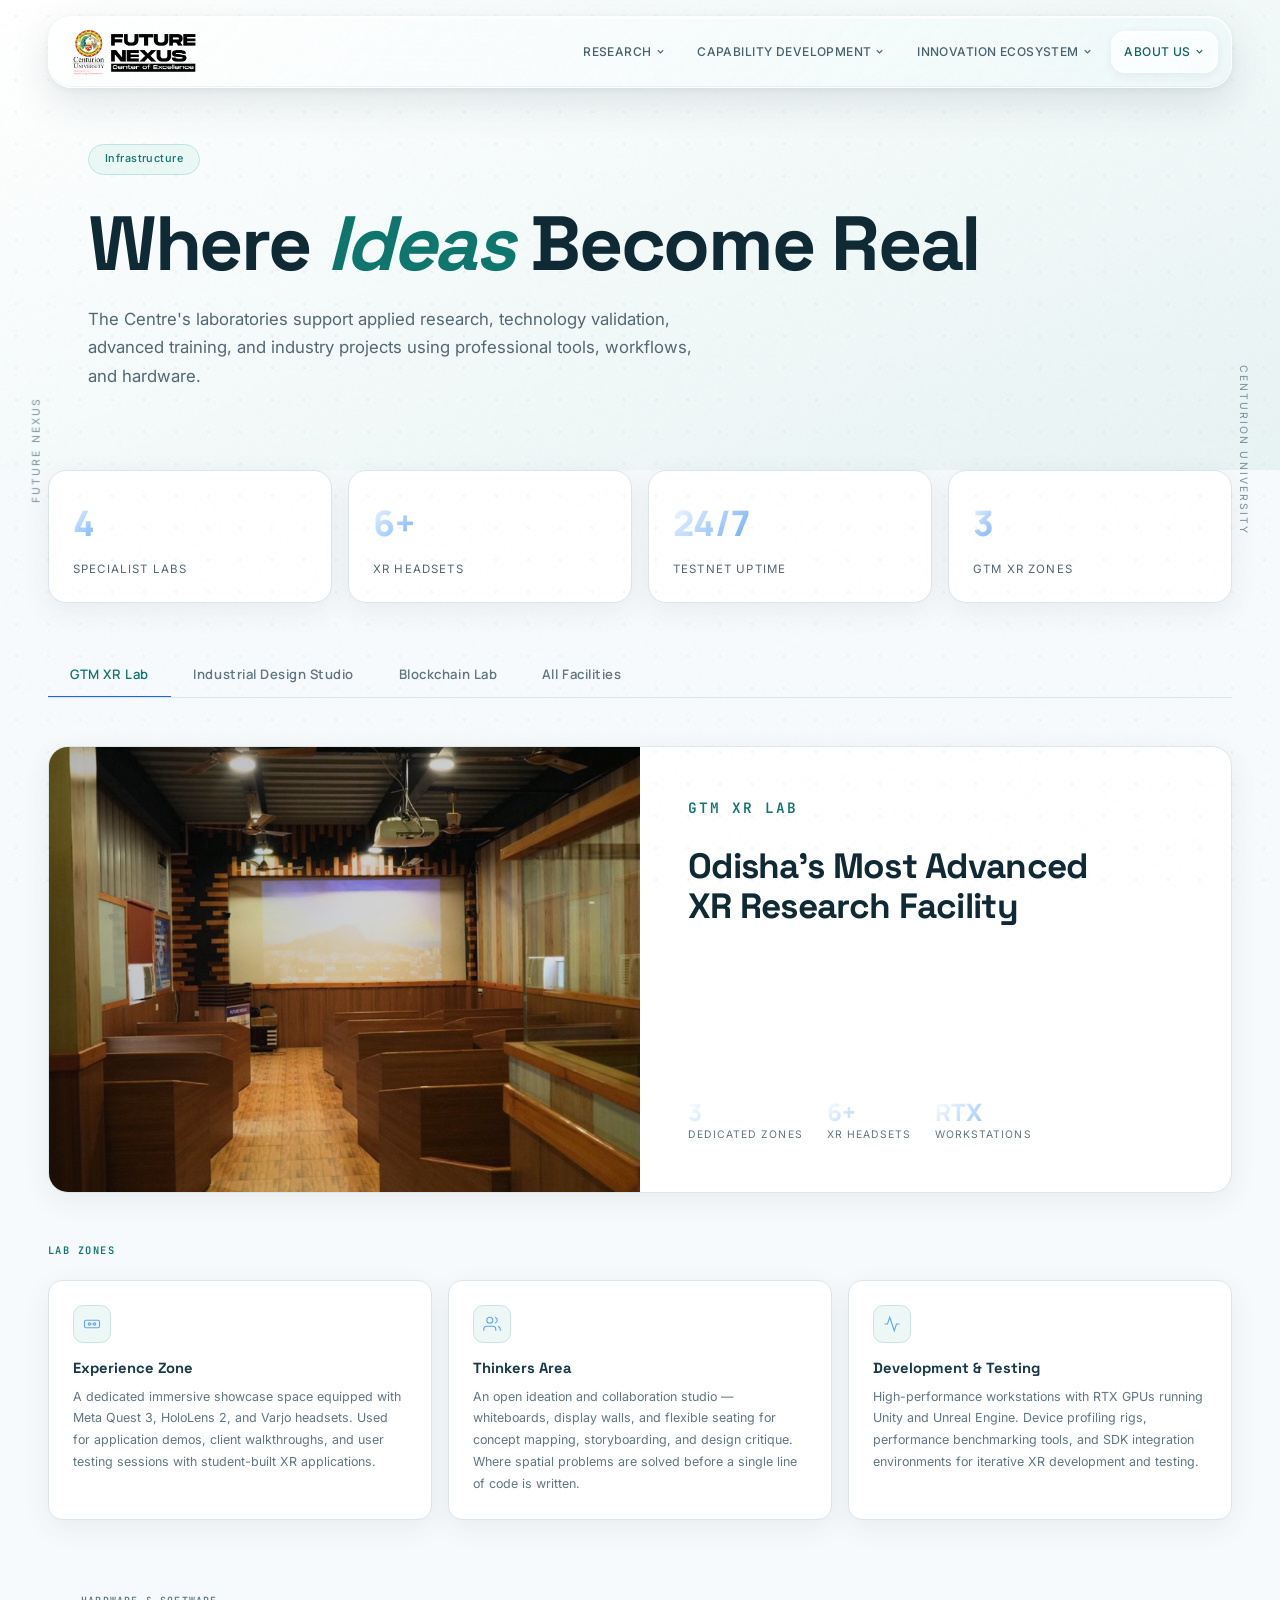
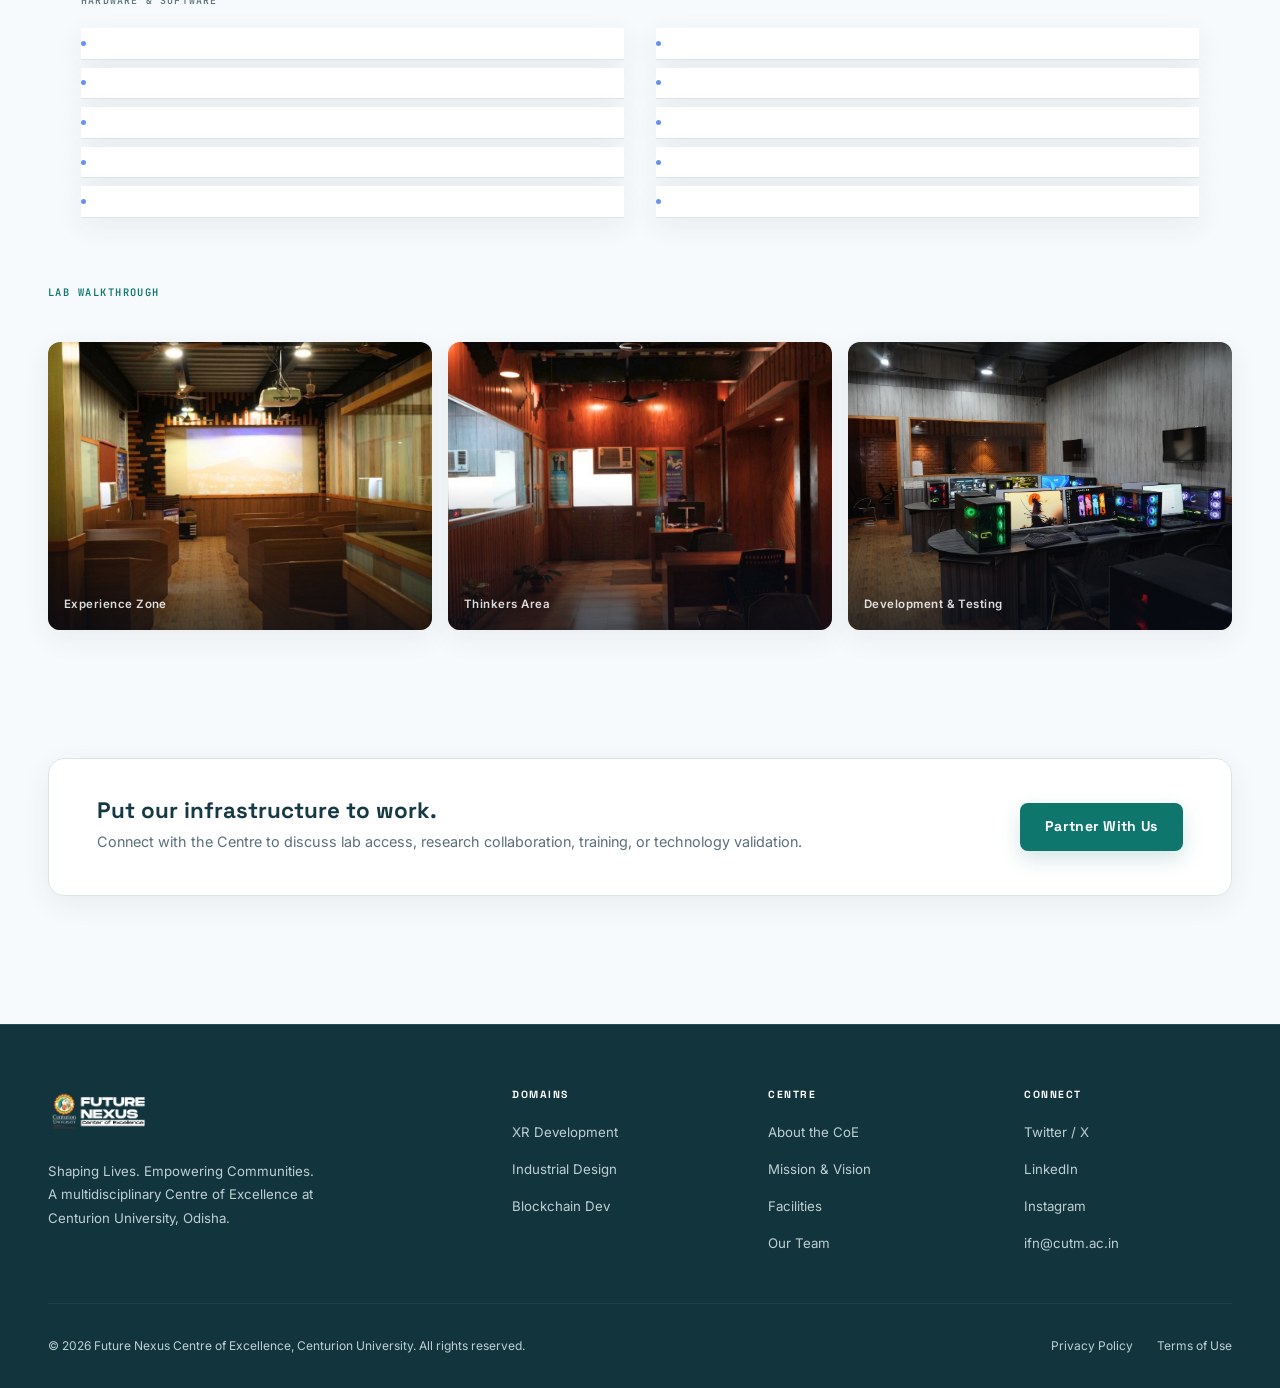
<file: facilities.html>
<!DOCTYPE html>
<html lang="en">
<head>
  <meta charset="UTF-8" />
  <meta name="viewport" content="width=device-width, initial-scale=1.0" />
  <title>Facilities &amp; Labs — Future Nexus, Centurion University</title>
  <meta name="description" content="World-class research infrastructure at IFN — the GTM XR Lab, Industrial Design Studio, Blockchain Node Lab, and more. Every lab built to production standards." />
  <link rel="preconnect" href="https://fonts.googleapis.com" />
  <link rel="preconnect" href="https://fonts.gstatic.com" crossorigin />
  <link href="https://fonts.googleapis.com/css2?family=Manrope:wght@400;500;600;700;800;900&family=Space+Grotesk:wght@400;500;600;700;800&family=Inter:wght@400;500;600&family=JetBrains+Mono:wght@400;600&display=swap" rel="stylesheet" />
  <link rel="stylesheet" href="assets/css/style.css" />
  <!-- Favicons -->
  <link rel="icon" type="image/png" sizes="32x32" href="assets/images/favicon-32.png" />
  <link rel="icon" type="image/png" sizes="192x192" href="assets/images/favicon-192.png" />
  <link rel="apple-touch-icon" href="assets/images/apple-touch-icon.png" />

  <!-- Open Graph -->
  <meta property="og:type" content="website" />
  <meta property="og:site_name" content="Future Nexus Centre of Excellence" />
  <meta property="og:title" content="Facilities &amp; Labs — Future Nexus, Centurion University" />
  <meta property="og:description" content="World-class research infrastructure at IFN — the GTM XR Lab, Industrial Design Studio, Blockchain Node Lab, and more. Every lab built to production standards." />
  <meta property="og:url" content="https://abhimitra1.github.io/Future_Nexus_Website/facilities.html" />
  <meta property="og:image" content="https://abhimitra1.github.io/Future_Nexus_Website/assets/images/logo-light.png" />
  <meta property="og:image:width" content="888" />
  <meta property="og:image:height" content="378" />
  <meta property="og:image:alt" content="Future Nexus" />

  <!-- Twitter -->
  <meta name="twitter:card" content="summary_large_image" />
  <meta name="twitter:title" content="Facilities &amp; Labs — Future Nexus, Centurion University" />
  <meta name="twitter:description" content="World-class research infrastructure at IFN — the GTM XR Lab, Industrial Design Studio, Blockchain Node Lab, and more. Every lab built to production standards." />
  <meta name="twitter:image" content="https://abhimitra1.github.io/Future_Nexus_Website/assets/images/logo-light.png" />
  <style>
    /* ── Facilities page specific ── */

    /* Lab tabs */
    .lab-tabs {
      display: flex; gap: 0; margin-bottom: 3rem;
      border-bottom: 1px solid rgba(255,255,255,0.08);
      overflow-x: auto; -webkit-overflow-scrolling: touch;
    }
    .lab-tab {
      background: none; border: none; border-bottom: 2px solid transparent;
      color: var(--grey); font-family: 'Manrope', sans-serif;
      font-size: 0.82rem; font-weight: 600; letter-spacing: 0.04em;
      padding: 0.85rem 1.4rem; cursor: pointer; white-space: nowrap;
      transition: color 0.2s, border-color 0.2s;
      margin-bottom: -1px;
    }
    .lab-tab:hover { color: rgba(255,255,255,0.7); }
    .lab-tab.active { color: #fff; border-bottom-color: var(--blue); }

    .lab-panel { display: none; }
    .lab-panel.active { display: block; }

    /* Lab hero card */
    .lab-hero-card {
      display: grid; grid-template-columns: 1fr 1fr;
      gap: 0; border-radius: 20px; overflow: hidden;
      border: 1px solid rgba(255,255,255,0.08);
      margin-bottom: 3rem; min-height: 420px;
    }
    .lab-hero-image {
      position: relative; overflow: hidden;
    }
    .lab-hero-image img {
      width: 100%; height: 100%; object-fit: cover;
      display: block;
      transition: transform 0.6s ease;
    }
    .lab-hero-card:hover .lab-hero-image img { transform: scale(1.04); }
    .lab-hero-image-overlay {
      position: absolute; inset: 0;
      background: linear-gradient(135deg, rgba(7,12,23,0.3), rgba(7,12,23,0.05));
    }
    .lab-hero-body {
      background: rgba(255,255,255,0.025);
      padding: 3rem;
      display: flex; flex-direction: column; justify-content: center;
    }
    .lab-hero-eyebrow {
      font-family: 'JetBrains Mono', monospace;
      font-size: 0.65rem; font-weight: 600;
      letter-spacing: 0.14em; text-transform: uppercase;
      color: var(--blue); margin-bottom: 0.8rem;
    }
    .lab-hero-body h2 {
      font-size: clamp(1.6rem, 3vw, 2.2rem);
      font-weight: 900; margin-bottom: 1rem; line-height: 1.15;
    }
    .lab-hero-body p {
      font-size: 0.9rem; line-height: 1.85;
      color: rgba(255,255,255,0.62); margin-bottom: 1.5rem;
    }
    .lab-hero-stats {
      display: flex; gap: 1.5rem; flex-wrap: wrap;
    }
    .lab-stat {
      text-align: left;
    }
    .lab-stat-num {
      font-family: 'Manrope', sans-serif;
      font-size: 1.5rem; font-weight: 900;
      background: linear-gradient(135deg, #fff, #60a5fa);
      -webkit-background-clip: text; -webkit-text-fill-color: transparent;
      line-height: 1; margin-bottom: 0.2rem;
    }
    .lab-stat-label {
      font-size: 0.65rem; letter-spacing: 0.1em; text-transform: uppercase;
      color: var(--grey);
    }

    /* Lab zones */
    .lab-zones-heading {
      font-family: 'JetBrains Mono', monospace;
      font-size: 0.65rem; font-weight: 600;
      letter-spacing: 0.14em; text-transform: uppercase;
      color: var(--grey); margin-bottom: 1.25rem;
    }
    .lab-zones-grid {
      display: grid; grid-template-columns: repeat(3, 1fr); gap: 1rem;
      margin-bottom: 2.5rem;
    }
    .lab-zone-card {
      background: rgba(255,255,255,0.03);
      border: 1px solid rgba(255,255,255,0.07);
      border-radius: 14px; padding: 1.5rem;
      transition: border-color 0.2s, background 0.2s, transform 0.25s;
    }
    .lab-zone-card:hover {
      background: rgba(37,99,235,0.05);
      border-color: rgba(37,99,235,0.2);
      transform: translateY(-2px);
    }
    .lab-zone-icon {
      width: 38px; height: 38px;
      background: rgba(37,99,235,0.08);
      border: 1px solid rgba(37,99,235,0.18);
      border-radius: 10px;
      display: flex; align-items: center; justify-content: center;
      margin-bottom: 1rem;
    }
    .lab-zone-icon svg { width: 18px; height: 18px; stroke: #60a5fa; }
    .lab-zone-card h4 {
      font-size: 0.92rem; font-weight: 700;
      margin-bottom: 0.5rem; line-height: 1.3;
    }
    .lab-zone-card p {
      font-size: 0.78rem; line-height: 1.75;
      color: var(--grey); margin: 0;
    }

    /* Equipment list */
    .lab-equipment {
      background: rgba(255,255,255,0.02);
      border: 1px solid rgba(255,255,255,0.07);
      border-radius: 16px; padding: 2rem;
      margin-bottom: 1rem;
    }
    .lab-equipment-label {
      font-family: 'JetBrains Mono', monospace;
      font-size: 0.62rem; font-weight: 600;
      letter-spacing: 0.12em; text-transform: uppercase;
      color: var(--grey); margin-bottom: 1.2rem;
    }
    .equipment-grid {
      display: grid; grid-template-columns: repeat(2, 1fr); gap: 0.5rem 2rem;
    }
    .equipment-item {
      display: flex; align-items: center; gap: 0.6rem;
      font-size: 0.82rem; color: rgba(255,255,255,0.65);
      padding: 0.3rem 0;
      border-bottom: 1px solid rgba(255,255,255,0.04);
    }
    .equipment-item::before {
      content: ''; width: 5px; height: 5px;
      border-radius: 50%; background: var(--blue);
      flex-shrink: 0; opacity: 0.7;
    }

    /* Photo strip */
    .lab-photos-strip {
      display: grid; grid-template-columns: repeat(3, 1fr); gap: 1rem;
      margin-top: 2.5rem;
    }
    .lab-photo-strip-card {
      border-radius: 12px; overflow: hidden;
      aspect-ratio: 4/3; position: relative;
    }
    .lab-photo-strip-card img {
      width: 100%; height: 100%; object-fit: cover;
      display: block; transition: transform 0.5s ease;
    }
    .lab-photo-strip-card:hover img { transform: scale(1.06); }
    .lab-photo-strip-overlay {
      position: absolute; inset: 0;
      background: linear-gradient(to top, rgba(7,12,23,0.7) 0%, transparent 50%);
      display: flex; align-items: flex-end; padding: 1rem;
    }
    .lab-photo-strip-label {
      font-size: 0.72rem; font-weight: 600; color: rgba(255,255,255,0.85);
      letter-spacing: 0.04em;
    }

    /* Overview grid (all labs) */
    .all-labs-grid {
      display: grid; grid-template-columns: 1fr 1fr; gap: 1.5rem;
    }
    .all-lab-card {
      background: rgba(255,255,255,0.03);
      border: 1px solid rgba(255,255,255,0.07);
      border-radius: 18px; padding: 2rem;
      display: flex; gap: 1.5rem; align-items: flex-start;
      transition: border-color 0.25s, background 0.25s, transform 0.25s;
      cursor: default;
    }
    .all-lab-card:hover {
      background: rgba(255,255,255,0.05);
      border-color: rgba(255,255,255,0.13);
      transform: translateY(-2px);
    }
    .all-lab-icon {
      width: 48px; height: 48px; flex-shrink: 0;
      background: rgba(37,99,235,0.08);
      border: 1px solid rgba(37,99,235,0.18);
      border-radius: 12px;
      display: flex; align-items: center; justify-content: center;
    }
    .all-lab-icon svg { width: 22px; height: 22px; stroke: #60a5fa; }
    .all-lab-body h4 { font-size: 1rem; font-weight: 800; margin-bottom: 0.5rem; }
    .all-lab-body p { font-size: 0.82rem; line-height: 1.8; color: var(--grey); margin: 0; }
    .all-lab-tag {
      display: inline-block; margin-top: 0.8rem;
      font-family: 'JetBrains Mono', monospace;
      font-size: 0.6rem; font-weight: 600;
      letter-spacing: 0.1em; text-transform: uppercase;
      color: var(--blue); background: rgba(37,99,235,0.08);
      border: 1px solid rgba(37,99,235,0.15);
      border-radius: 20px; padding: 0.22rem 0.7rem;
    }

    @media (max-width: 900px) {
      .lab-hero-card { grid-template-columns: 1fr; }
      .lab-hero-image { aspect-ratio: 16/7; }
      .lab-zones-grid { grid-template-columns: 1fr 1fr; }
      .all-labs-grid { grid-template-columns: 1fr; }
    }
    @media (max-width: 640px) {
      .lab-hero-body { padding: 2rem; }
      .lab-zones-grid { grid-template-columns: 1fr; }
      .lab-photos-strip { grid-template-columns: 1fr 1fr; }
      .equipment-grid { grid-template-columns: 1fr; }
    }
  </style>
  <link rel="stylesheet" href="assets/css/light-theme.css" />
</head>
<body>

  <nav id="navbar">
    <a class="nav-logo" href="index.html">
      <img src="assets/images/logo-dark.png" alt="Future Nexus, Centurion University" />
    </a>
    <ul class="nav-links">
      <li class="has-dropdown">
        <a href="index.html#domains">Research <svg class="nav-chevron" viewBox="0 0 24 24" fill="none" stroke="currentColor" stroke-width="2.5"><polyline points="6 9 12 15 18 9"/></svg></a>
        <ul class="nav-dropdown">
          <li><a href="domain-xr.html">XR Development</a></li>
          <li><a href="domain-industrial.html">Industrial Design</a></li>
          <li><a href="domain-blockchain.html">Blockchain Development</a></li>
        </ul>
      </li>
      <li class="has-dropdown">
        <a href="index.html#programs">Capability Development <svg class="nav-chevron" viewBox="0 0 24 24" fill="none" stroke="currentColor" stroke-width="2.5"><polyline points="6 9 12 15 18 9"/></svg></a>
        <ul class="nav-dropdown">
          <li><a href="domain-xr.html">XR Curriculum</a></li>
          <li><a href="domain-industrial.html">Industrial Design Curriculum</a></li>
          <li><a href="domain-blockchain.html">Blockchain Curriculum</a></li>
        </ul>
      </li>
      <li class="has-dropdown">
        <a href="startups.html">Innovation Ecosystem <svg class="nav-chevron" viewBox="0 0 24 24" fill="none" stroke="currentColor" stroke-width="2.5"><polyline points="6 9 12 15 18 9"/></svg></a>
        <ul class="nav-dropdown">
          <li><a href="https://thegttech.com/" target="_blank" rel="noopener">GramTarang Technologies</a></li>
          <li><a href="https://superbeeaeronautics.com/" target="_blank" rel="noopener">SuperBee Aeronautics</a></li>
          <li><a href="https://apexdevs.io/" target="_blank" rel="noopener">ApexDevs</a></li>
          <li><a href="https://www.arcenpay.com/" target="_blank" rel="noopener">ArcenPay</a></li>
          <li><a href="http://campustocrypto.xyz/" target="_blank" rel="noopener">Campus to Crypto</a></li>
          <li><a href="https://sowsaathi.com/" target="_blank" rel="noopener">SowSaathi</a></li>
          <li><a href="https://3dplayground.in" target="_blank" rel="noopener">3DPlayground</a></li>
        </ul>
      </li>
      <li class="has-dropdown">
        <a href="about.html" class="nav-active">About Us <svg class="nav-chevron" viewBox="0 0 24 24" fill="none" stroke="currentColor" stroke-width="2.5"><polyline points="6 9 12 15 18 9"/></svg></a>
        <ul class="nav-dropdown">
          <li><a href="about.html">About the CoE</a></li>
          <li><a href="facilities.html">Facilities &amp; Labs</a></li>
          <li><a href="index.html#team">Our Team</a></li>
          <li><a href="mailto:ifn@cutm.ac.in">Partner With Us</a></li>
        </ul>
      </li>
    </ul>
    <div class="nav-hamburger" id="hamburger" aria-label="Menu"><span></span><span></span><span></span></div>
  </nav>

  <span class="side-label left">Future Nexus</span>
  <span class="side-label right">Centurion University</span>

  <section class="page-hero">
    <div class="blobs" aria-hidden="true">
      <div class="blob blob-1"></div>
      <div class="blob blob-2"></div>
    </div>
    <div class="page-hero-inner">
      <p class="section-label">Infrastructure</p>
      <h1>Where <em>Ideas</em> Become Real</h1>
      <p class="page-hero-sub">
        The Centre's laboratories support applied research, technology validation, advanced
        training, and industry projects using professional tools, workflows, and hardware.
      </p>
    </div>
  </section>

  <!-- ── Lab Overview Numbers ── -->
  <section class="section" style="padding-top:0; padding-bottom:2rem;">
    <div class="section-inner">
      <div style="display:grid; grid-template-columns:repeat(4,1fr); gap:1rem;">
        <div class="all-lab-card reveal" style="flex-direction:column; gap:0.5rem; padding:1.5rem;">
          <div style="font-family:'Manrope',sans-serif;font-size:2.2rem;font-weight:900;background:linear-gradient(135deg,#fff,#60a5fa);-webkit-background-clip:text;-webkit-text-fill-color:transparent;">4</div>
          <div style="font-size:0.72rem;letter-spacing:0.1em;text-transform:uppercase;color:var(--grey);">Specialist Labs</div>
        </div>
        <div class="all-lab-card reveal reveal-delay-1" style="flex-direction:column; gap:0.5rem; padding:1.5rem;">
          <div style="font-family:'Manrope',sans-serif;font-size:2.2rem;font-weight:900;background:linear-gradient(135deg,#fff,#60a5fa);-webkit-background-clip:text;-webkit-text-fill-color:transparent;">6+</div>
          <div style="font-size:0.72rem;letter-spacing:0.1em;text-transform:uppercase;color:var(--grey);">XR Headsets</div>
        </div>
        <div class="all-lab-card reveal reveal-delay-2" style="flex-direction:column; gap:0.5rem; padding:1.5rem;">
          <div style="font-family:'Manrope',sans-serif;font-size:2.2rem;font-weight:900;background:linear-gradient(135deg,#fff,#60a5fa);-webkit-background-clip:text;-webkit-text-fill-color:transparent;">24/7</div>
          <div style="font-size:0.72rem;letter-spacing:0.1em;text-transform:uppercase;color:var(--grey);">Testnet Uptime</div>
        </div>
        <div class="all-lab-card reveal reveal-delay-2" style="flex-direction:column; gap:0.5rem; padding:1.5rem;">
          <div style="font-family:'Manrope',sans-serif;font-size:2.2rem;font-weight:900;background:linear-gradient(135deg,#fff,#60a5fa);-webkit-background-clip:text;-webkit-text-fill-color:transparent;">3</div>
          <div style="font-size:0.72rem;letter-spacing:0.1em;text-transform:uppercase;color:var(--grey);">GTM XR Zones</div>
        </div>
      </div>
    </div>
  </section>

  <!-- ── Detailed Lab Sections ── -->
  <section class="section" style="padding-top:1rem;">
    <div class="section-inner">

      <div class="lab-tabs" role="tablist">
        <button class="lab-tab active" role="tab" data-lab="gtm">GTM XR Lab</button>
        <button class="lab-tab" role="tab" data-lab="design">Industrial Design Studio</button>
        <button class="lab-tab" role="tab" data-lab="blockchain">Blockchain Lab</button>
        <button class="lab-tab" role="tab" data-lab="all">All Facilities</button>
      </div>

      <!-- GTM XR LAB -->
      <div class="lab-panel active" id="lab-gtm">

        <div class="lab-hero-card">
          <div class="lab-hero-image">
            <img src="assets/images/Lab_Photos/XR%20Lab-Experience%20Zone.jpeg" alt="GTM XR Lab — Experience Zone" loading="lazy" />
            <div class="lab-hero-image-overlay"></div>
          </div>
          <div class="lab-hero-body">
            <p class="lab-hero-eyebrow">GTM XR Lab</p>
            <h2>Odisha's Most Advanced<br/>XR Research Facility</h2>
            <p>A full-spectrum Extended Reality complex spanning three dedicated zones — purpose-built for research, development, and immersive experience. The GTM XR Lab is where IFN's XR programme comes to life, giving students access to professional-grade hardware and software from their first semester.</p>
            <div class="lab-hero-stats">
              <div class="lab-stat">
                <div class="lab-stat-num">3</div>
                <div class="lab-stat-label">Dedicated Zones</div>
              </div>
              <div class="lab-stat">
                <div class="lab-stat-num">6+</div>
                <div class="lab-stat-label">XR Headsets</div>
              </div>
              <div class="lab-stat">
                <div class="lab-stat-num">RTX</div>
                <div class="lab-stat-label">Workstations</div>
              </div>
            </div>
          </div>
        </div>

        <p class="lab-zones-heading">Lab Zones</p>
        <div class="lab-zones-grid">
          <div class="lab-zone-card reveal">
            <div class="lab-zone-icon">
              <svg viewBox="0 0 24 24" fill="none" stroke-width="1.5"><path d="M2 9a2 2 0 012-2h16a2 2 0 012 2v6a2 2 0 01-2 2H4a2 2 0 01-2-2V9z"/><circle cx="8.5" cy="12" r="1.5"/><circle cx="15.5" cy="12" r="1.5"/><path d="M11 12h2"/></svg>
            </div>
            <h4>Experience Zone</h4>
            <p>A dedicated immersive showcase space equipped with Meta Quest 3, HoloLens 2, and Varjo headsets. Used for application demos, client walkthroughs, and user testing sessions with student-built XR applications.</p>
          </div>
          <div class="lab-zone-card reveal reveal-delay-1">
            <div class="lab-zone-icon">
              <svg viewBox="0 0 24 24" fill="none" stroke-width="1.5"><path d="M17 21v-2a4 4 0 00-4-4H5a4 4 0 00-4 4v2"/><circle cx="9" cy="7" r="4"/><path d="M23 21v-2a4 4 0 00-3-3.87m-4-12a4 4 0 010 7.75"/></svg>
            </div>
            <h4>Thinkers Area</h4>
            <p>An open ideation and collaboration studio — whiteboards, display walls, and flexible seating for concept mapping, storyboarding, and design critique. Where spatial problems are solved before a single line of code is written.</p>
          </div>
          <div class="lab-zone-card reveal reveal-delay-2">
            <div class="lab-zone-icon">
              <svg viewBox="0 0 24 24" fill="none" stroke-width="1.5"><polyline points="22 12 18 12 15 21 9 3 6 12 2 12"/></svg>
            </div>
            <h4>Development &amp; Testing</h4>
            <p>High-performance workstations with RTX GPUs running Unity and Unreal Engine. Device profiling rigs, performance benchmarking tools, and SDK integration environments for iterative XR development and testing.</p>
          </div>
        </div>

        <div class="lab-equipment">
          <div class="lab-equipment-label">Hardware &amp; Software</div>
          <div class="equipment-grid">
            <div class="equipment-item">Meta Quest 3 headsets</div>
            <div class="equipment-item">Unity XR Interaction Toolkit</div>
            <div class="equipment-item">Microsoft HoloLens 2</div>
            <div class="equipment-item">Unreal Engine 5 (Lumen, Nanite)</div>
            <div class="equipment-item">Varjo XR headsets</div>
            <div class="equipment-item">Blender &amp; Autodesk Maya</div>
            <div class="equipment-item">RTX-class development workstations</div>
            <div class="equipment-item">OpenXR / WebXR SDK stack</div>
            <div class="equipment-item">Motion capture reference rig</div>
            <div class="equipment-item">Spatial audio monitoring system</div>
          </div>
        </div>

        <p class="lab-zones-heading" style="margin-top:2rem;">Lab Walkthrough</p>
        <div class="lab-photos-strip">
          <div class="lab-photo-strip-card reveal">
            <img src="assets/images/Lab_Photos/XR%20Lab-Experience%20Zone.jpeg" alt="Experience Zone" loading="lazy" />
            <div class="lab-photo-strip-overlay"><span class="lab-photo-strip-label">Experience Zone</span></div>
          </div>
          <div class="lab-photo-strip-card reveal reveal-delay-1">
            <img src="assets/images/Lab_Photos/XR-Lab-Thinkers%20Area.jpeg" alt="Thinkers Area" loading="lazy" />
            <div class="lab-photo-strip-overlay"><span class="lab-photo-strip-label">Thinkers Area</span></div>
          </div>
          <div class="lab-photo-strip-card reveal reveal-delay-2">
            <img src="assets/images/Lab_Photos/XR-Lab-Development%20and%20Testing%20Lab.jpeg" alt="Development &amp; Testing" loading="lazy" />
            <div class="lab-photo-strip-overlay"><span class="lab-photo-strip-label">Development &amp; Testing</span></div>
          </div>
        </div>

      </div>

      <!-- INDUSTRIAL DESIGN STUDIO -->
      <div class="lab-panel" id="lab-design">

        <div class="lab-hero-card">
          <div class="lab-hero-image">
            <img src="assets/images/Lab_Photos/Industrial%20Design%20Lab.jpeg" alt="Industrial Design Lab" loading="lazy" />
            <div class="lab-hero-image-overlay"></div>
          </div>
          <div class="lab-hero-body">
            <p class="lab-hero-eyebrow">Industrial Design Studio</p>
            <h2>From Sketch to<br/>Manufactured Product</h2>
            <p>A fully-equipped product design studio built for end-to-end workflows. Students move fluidly between concept sketching, parametric CAD, physical prototyping, and material finishing — all in one space, with access to the same tools used in industry design teams worldwide.</p>
            <div class="lab-hero-stats">
              <div class="lab-stat">
                <div class="lab-stat-num">3DX</div>
                <div class="lab-stat-label">Dassault Platform</div>
              </div>
              <div class="lab-stat">
                <div class="lab-stat-num">FDM</div>
                <div class="lab-stat-label">3D Printing</div>
              </div>
              <div class="lab-stat">
                <div class="lab-stat-num">CNC</div>
                <div class="lab-stat-label">Fabrication</div>
              </div>
            </div>
          </div>
        </div>

        <p class="lab-zones-heading">Studio Zones</p>
        <div class="lab-zones-grid">
          <div class="lab-zone-card reveal">
            <div class="lab-zone-icon">
              <svg viewBox="0 0 24 24" fill="none" stroke-width="1.5"><path d="M12 20h9"/><path d="M16.5 3.5a2.121 2.121 0 013 3L7 19l-4 1 1-4L16.5 3.5z"/></svg>
            </div>
            <h4>Concept &amp; Sketch Studio</h4>
            <p>Drafting tables, reference material libraries, and digital drawing tablets for early-stage concept ideation, form exploration, and design communication with stakeholders.</p>
          </div>
          <div class="lab-zone-card reveal reveal-delay-1">
            <div class="lab-zone-icon">
              <svg viewBox="0 0 24 24" fill="none" stroke-width="1.5"><rect x="2" y="3" width="20" height="14" rx="2"/><line x1="8" y1="21" x2="16" y2="21"/><line x1="12" y1="17" x2="12" y2="21"/></svg>
            </div>
            <h4>CAD &amp; Digital Design</h4>
            <p>SolidWorks, Catia, and the Dassault Systèmes 3DEXPERIENCE platform for parametric modelling, simulation, GD&amp;T, and cloud-based PLM collaboration.</p>
          </div>
          <div class="lab-zone-card reveal reveal-delay-2">
            <div class="lab-zone-icon">
              <svg viewBox="0 0 24 24" fill="none" stroke-width="1.5"><path d="M6 2v6l4 2-4 2v6l16-8L6 2z"/></svg>
            </div>
            <h4>Fabrication &amp; Finishing</h4>
            <p>FDM and SLA 3D printers, CNC tooling, sheet metal bending equipment, and a hand-finishing area for sanding, painting, and surface treatments.</p>
          </div>
        </div>

        <div class="lab-equipment">
          <div class="lab-equipment-label">Tools &amp; Software</div>
          <div class="equipment-grid">
            <div class="equipment-item">Dassault 3DEXPERIENCE Platform</div>
            <div class="equipment-item">SolidWorks 2024</div>
            <div class="equipment-item">Catia V5 / V6</div>
            <div class="equipment-item">FDM 3D printers (Ultimaker, Bambu)</div>
            <div class="equipment-item">SLA / resin printing</div>
            <div class="equipment-item">CNC milling machine</div>
            <div class="equipment-item">Digital drawing tablets</div>
            <div class="equipment-item">Material sample library</div>
            <div class="equipment-item">Surface finishing station</div>
            <div class="equipment-item">Photography / documentation rig</div>
          </div>
        </div>

      </div>

      <!-- BLOCKCHAIN LAB -->
      <div class="lab-panel" id="lab-blockchain">

        <div class="lab-hero-card">
          <div class="lab-hero-image" style="background: rgba(7,12,23,0.9); display:flex; align-items:center; justify-content:center;">
            <svg viewBox="0 0 200 200" style="width:220px; height:220px; opacity:0.12;" fill="none" stroke="#f59e0b" stroke-width="1">
              <rect x="30" y="80" width="40" height="40" rx="4"/>
              <rect x="130" y="80" width="40" height="40" rx="4"/>
              <rect x="80" y="30" width="40" height="40" rx="4"/>
              <rect x="80" y="130" width="40" height="40" rx="4"/>
              <line x1="70" y1="100" x2="130" y2="100"/>
              <line x1="100" y1="70" x2="100" y2="80"/>
              <line x1="100" y1="130" x2="100" y2="130"/>
              <line x1="70" y1="100" x2="80" y2="50"/>
              <line x1="130" y1="100" x2="120" y2="50"/>
            </svg>
            <div class="lab-hero-image-overlay"></div>
          </div>
          <div class="lab-hero-body">
            <p class="lab-hero-eyebrow">Blockchain Node Lab</p>
            <h2>Live Testnets.<br/>Real Deployments.</h2>
            <p>IFN's Blockchain Lab runs private Ethereum and Hyperledger testnet nodes 24/7, giving students a live environment to deploy smart contracts, run on-chain analytics, and test DeFi protocols — not simulations, but real blockchain infrastructure.</p>
            <div class="lab-hero-stats">
              <div class="lab-stat">
                <div class="lab-stat-num">24/7</div>
                <div class="lab-stat-label">Node Uptime</div>
              </div>
              <div class="lab-stat">
                <div class="lab-stat-num">AVA</div>
                <div class="lab-stat-label">Avalanche Verified</div>
              </div>
              <div class="lab-stat">
                <div class="lab-stat-num">3+</div>
                <div class="lab-stat-label">Active Chains</div>
              </div>
            </div>
          </div>
        </div>

        <p class="lab-zones-heading">Infrastructure</p>
        <div class="lab-zones-grid">
          <div class="lab-zone-card reveal">
            <div class="lab-zone-icon">
              <svg viewBox="0 0 24 24" fill="none" stroke-width="1.5"><ellipse cx="12" cy="5" rx="9" ry="3"/><path d="M21 12c0 1.66-4 3-9 3s-9-1.34-9-3"/><path d="M3 5v14c0 1.66 4 3 9 3s9-1.34 9-3V5"/></svg>
            </div>
            <h4>Testnet Node Cluster</h4>
            <p>Private Ethereum (Hardhat/Foundry), Avalanche Fuji testnet, and Hyperledger Fabric nodes — always running, accessible to all enrolled students via secure key-pair authentication.</p>
          </div>
          <div class="lab-zone-card reveal reveal-delay-1">
            <div class="lab-zone-icon">
              <svg viewBox="0 0 24 24" fill="none" stroke-width="1.5"><path d="M10 13a5 5 0 007.54.54l3-3a5 5 0 00-7.07-7.07l-1.72 1.71"/><path d="M14 11a5 5 0 00-7.54-.54l-3 3a5 5 0 007.07 7.07l1.71-1.71"/></svg>
            </div>
            <h4>Protocol Dev Workstations</h4>
            <p>Dedicated development machines with full Ethereum toolchain (Foundry, Hardhat, Ethers.js, Wagmi), smart contract auditing tools, and on-chain monitoring dashboards.</p>
          </div>
          <div class="lab-zone-card reveal reveal-delay-2">
            <div class="lab-zone-icon">
              <svg viewBox="0 0 24 24" fill="none" stroke-width="1.5"><rect x="3" y="11" width="18" height="11" rx="2"/><path d="M7 11V7a5 5 0 0110 0v4"/></svg>
            </div>
            <h4>Security Audit Station</h4>
            <p>Isolated environment for smart contract security research — Slither, Mythril, and manual audit workflows. Students learn to identify and remediate vulnerabilities in production contract code.</p>
          </div>
        </div>

        <div class="lab-equipment">
          <div class="lab-equipment-label">Tech Stack</div>
          <div class="equipment-grid">
            <div class="equipment-item">Ethereum Hardhat &amp; Foundry</div>
            <div class="equipment-item">Avalanche Fuji testnet nodes</div>
            <div class="equipment-item">Hyperledger Fabric network</div>
            <div class="equipment-item">Solidity development environment</div>
            <div class="equipment-item">Ethers.js / Wagmi</div>
            <div class="equipment-item">The Graph protocol indexer</div>
            <div class="equipment-item">Slither &amp; Mythril (security)</div>
            <div class="equipment-item">MetaMask institutional + Core wallet</div>
            <div class="equipment-item">IPFS / Filecoin storage node</div>
            <div class="equipment-item">On-chain analytics dashboard</div>
          </div>
        </div>

      </div>

      <!-- ALL FACILITIES -->
      <div class="lab-panel" id="lab-all">
        <div class="all-labs-grid">
          <div class="all-lab-card reveal">
            <div class="all-lab-icon">
              <svg viewBox="0 0 24 24" fill="none" stroke-width="1.5"><path d="M2 9a2 2 0 012-2h16a2 2 0 012 2v6a2 2 0 01-2 2H4a2 2 0 01-2-2V9z"/><circle cx="8.5" cy="12" r="1.5"/><circle cx="15.5" cy="12" r="1.5"/><path d="M11 12h2"/></svg>
            </div>
            <div class="all-lab-body">
              <h4>GTM XR Lab</h4>
              <p>Full-spectrum XR complex with three dedicated zones — Experience, Thinkers, and Development &amp; Testing. Meta Quest 3, HoloLens 2, Varjo, and RTX workstations.</p>
              <span class="all-lab-tag">XR Development</span>
            </div>
          </div>
          <div class="all-lab-card reveal reveal-delay-1">
            <div class="all-lab-icon">
              <svg viewBox="0 0 24 24" fill="none" stroke-width="1.5"><polygon points="12 2 2 7 12 12 22 7 12 2"/><polyline points="2 17 12 22 22 17"/><polyline points="2 12 12 17 22 12"/></svg>
            </div>
            <div class="all-lab-body">
              <h4>Industrial Design Studio</h4>
              <p>End-to-end product design studio with SolidWorks, Catia, Dassault 3DEXPERIENCE, FDM/SLA printing, CNC machining, and material finishing facilities.</p>
              <span class="all-lab-tag">Industrial Design</span>
            </div>
          </div>
          <div class="all-lab-card reveal">
            <div class="all-lab-icon">
              <svg viewBox="0 0 24 24" fill="none" stroke-width="1.5"><ellipse cx="12" cy="5" rx="9" ry="3"/><path d="M21 12c0 1.66-4 3-9 3s-9-1.34-9-3"/><path d="M3 5v14c0 1.66 4 3 9 3s9-1.34 9-3V5"/></svg>
            </div>
            <div class="all-lab-body">
              <h4>Blockchain Node Lab</h4>
              <p>Private Ethereum, Avalanche Fuji, and Hyperledger testnet nodes running 24/7. Smart contract development, security auditing, and on-chain analytics infrastructure.</p>
              <span class="all-lab-tag">Blockchain Dev</span>
            </div>
          </div>
          <div class="all-lab-card reveal reveal-delay-1">
            <div class="all-lab-icon">
              <svg viewBox="0 0 24 24" fill="none" stroke-width="1.5"><path d="M12 22s8-4 8-10V5l-8-3-8 3v7c0 6 8 10 8 10z"/></svg>
            </div>
            <div class="all-lab-body">
              <h4>Common Research Space</h4>
              <p>Cross-domain collaboration area with high-speed networking, projection displays, and flexible workspace for multi-disciplinary project teams and visiting researchers.</p>
              <span class="all-lab-tag">Shared Infrastructure</span>
            </div>
          </div>
        </div>

        <p class="lab-zones-heading" style="margin-top:3rem;">Photo Gallery</p>
        <div class="lab-photos-strip">
          <div class="lab-photo-strip-card reveal">
            <img src="assets/images/Lab_Photos/XR%20Lab-Experience%20Zone.jpeg" alt="XR Lab Experience Zone" loading="lazy" />
            <div class="lab-photo-strip-overlay"><span class="lab-photo-strip-label">XR — Experience Zone</span></div>
          </div>
          <div class="lab-photo-strip-card reveal reveal-delay-1">
            <img src="assets/images/Lab_Photos/XR-Lab-Experience%20Zone.jpeg" alt="XR Lab Experience Zone II" loading="lazy" />
            <div class="lab-photo-strip-overlay"><span class="lab-photo-strip-label">XR — Experience Zone II</span></div>
          </div>
          <div class="lab-photo-strip-card reveal reveal-delay-2">
            <img src="assets/images/Lab_Photos/Industrial%20Design%20Lab.jpeg" alt="Industrial Design Lab" loading="lazy" />
            <div class="lab-photo-strip-overlay"><span class="lab-photo-strip-label">Industrial Design Studio</span></div>
          </div>
          <div class="lab-photo-strip-card reveal">
            <img src="assets/images/Lab_Photos/XR-Lab-Thinkers%20Area.jpeg" alt="XR Thinkers Area" loading="lazy" />
            <div class="lab-photo-strip-overlay"><span class="lab-photo-strip-label">XR — Thinkers Area</span></div>
          </div>
          <div class="lab-photo-strip-card reveal reveal-delay-1">
            <img src="assets/images/Lab_Photos/XR-Lab-Development%20and%20Testing%20Lab.jpeg" alt="XR Dev Lab" loading="lazy" />
            <div class="lab-photo-strip-overlay"><span class="lab-photo-strip-label">XR — Dev &amp; Testing Lab</span></div>
          </div>
          <div class="lab-photo-strip-card reveal reveal-delay-2">
            <img src="assets/images/Lab_Photos/XR-Lab-Development%20and%20Testing%20Area.jpeg" alt="XR Dev Area" loading="lazy" />
            <div class="lab-photo-strip-overlay"><span class="lab-photo-strip-label">XR — Dev &amp; Testing Area</span></div>
          </div>
        </div>
      </div>

    </div>
  </section>

  <section class="section" style="padding-top:0;">
    <div class="section-inner">
      <div class="startup-cta-strip reveal">
        <div>
          <h3>Put our infrastructure to work.</h3>
          <p>Connect with the Centre to discuss lab access, research collaboration, training, or technology validation.</p>
        </div>
        <a href="mailto:ifn@cutm.ac.in" class="btn-primary">Partner With Us</a>
      </div>
    </div>
  </section>

  <footer id="footer">
    <div class="footer-inner">
      <div class="footer-grid">
        <div class="footer-brand">
          <img src="assets/images/logo-light.png" alt="Future Nexus" />
          <p>Shaping Lives. Empowering Communities.<br/>A multidisciplinary Centre of Excellence at Centurion University, Odisha.</p>
        </div>
        <div class="footer-col">
          <h5>Domains</h5>
          <ul>
            <li><a href="domain-xr.html">XR Development</a></li>
            <li><a href="domain-industrial.html">Industrial Design</a></li>
            <li><a href="domain-blockchain.html">Blockchain Dev</a></li>
          </ul>
        </div>
        <div class="footer-col">
          <h5>Centre</h5>
          <ul>
            <li><a href="about.html">About the CoE</a></li>
            <li><a href="about.html">Mission &amp; Vision</a></li>
            <li><a href="facilities.html">Facilities</a></li>
            <li><a href="index.html#team">Our Team</a></li>
          </ul>
        </div>
        <div class="footer-col">
          <h5>Connect</h5>
          <ul>
            <li><a href="#">Twitter / X</a></li>
            <li><a href="https://www.linkedin.com/company/cu-ifn/" target="_blank" rel="noopener">LinkedIn</a></li>
            <li><a href="#">Instagram</a></li>
            <li><a href="mailto:ifn@cutm.ac.in">ifn@cutm.ac.in</a></li>
          </ul>
        </div>
      </div>
      <div class="footer-bottom">
        <span>&copy; 2026 Future Nexus Centre of Excellence, Centurion University. All rights reserved.</span>
        <div class="footer-bottom-links"><a href="#">Privacy Policy</a><a href="#">Terms of Use</a></div>
      </div>
    </div>
  </footer>

  <script src="assets/js/main.js"></script>
  <script>
    document.querySelectorAll('.lab-tab').forEach(tab => {
      tab.addEventListener('click', () => {
        document.querySelectorAll('.lab-tab').forEach(t => t.classList.remove('active'));
        document.querySelectorAll('.lab-panel').forEach(p => p.classList.remove('active'));
        tab.classList.add('active');
        document.getElementById('lab-' + tab.dataset.lab).classList.add('active');
      });
    });
  </script>
</body>
</html>
</file>
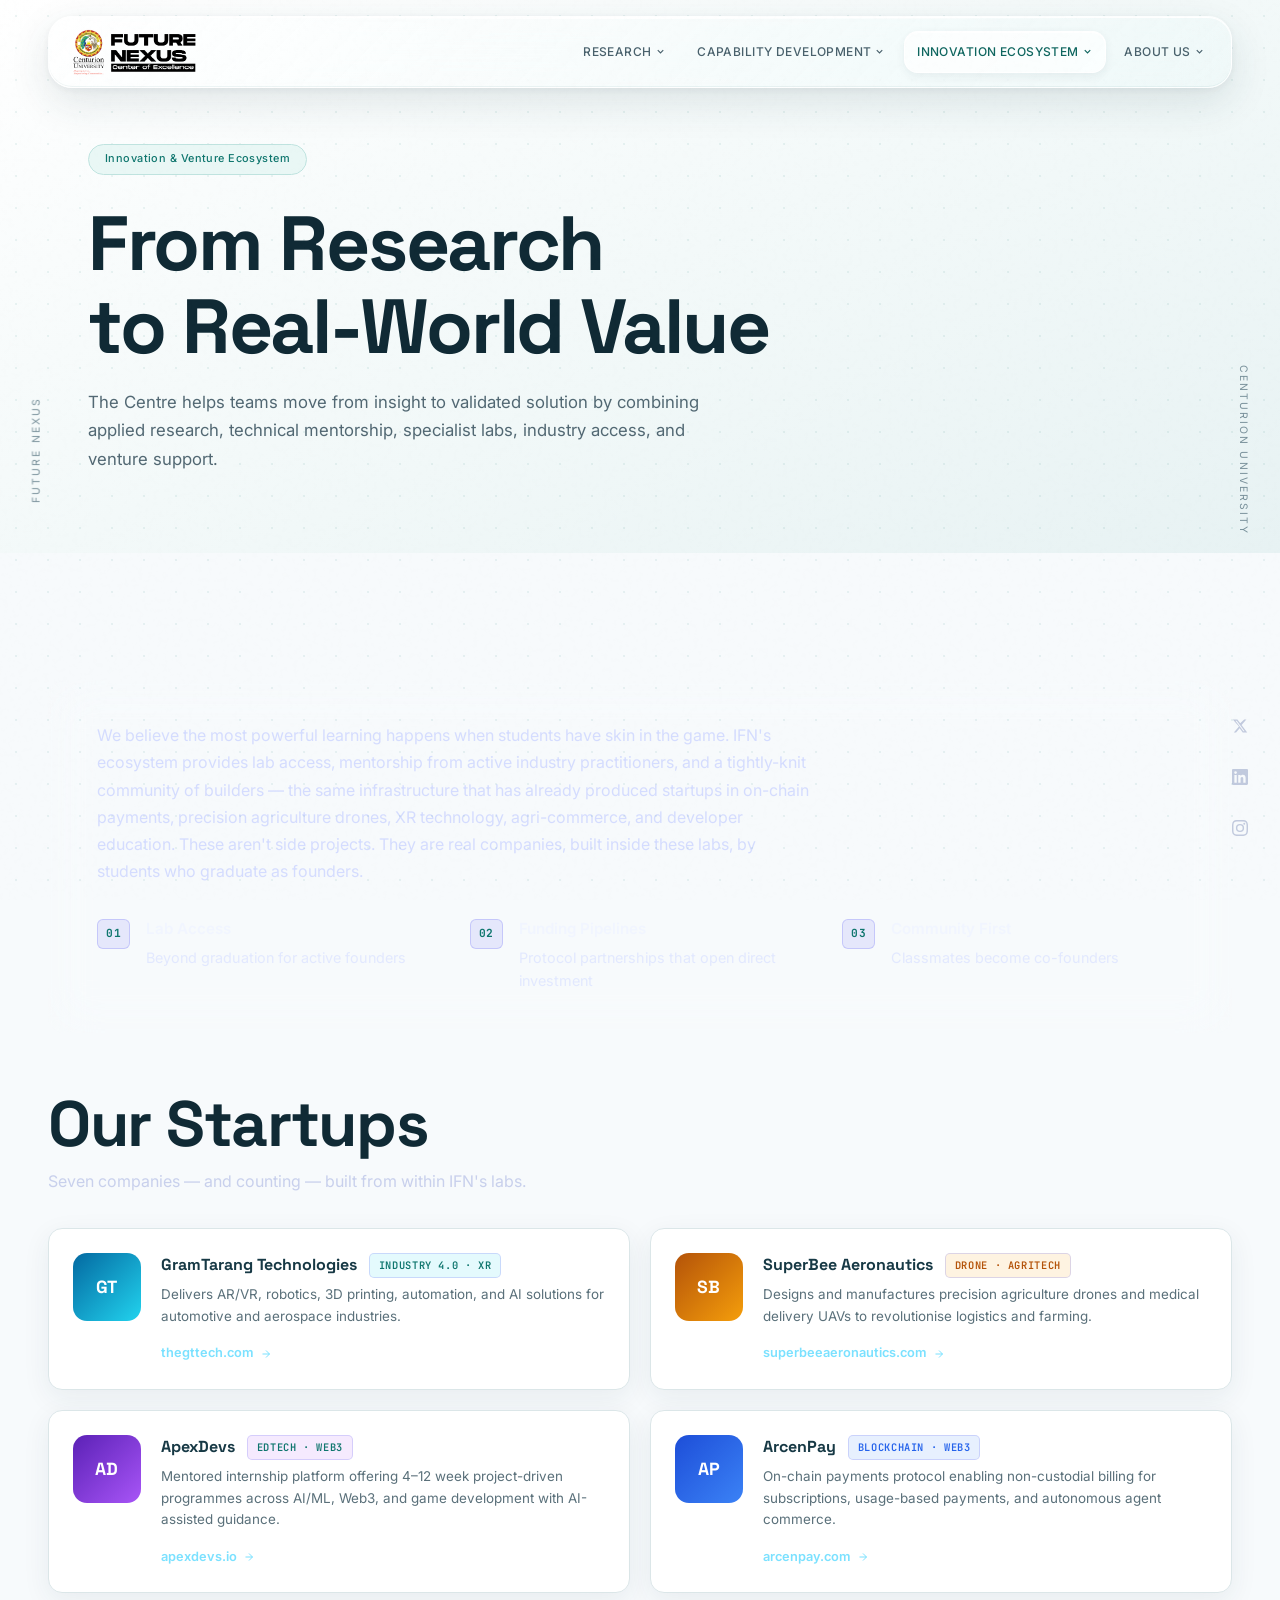
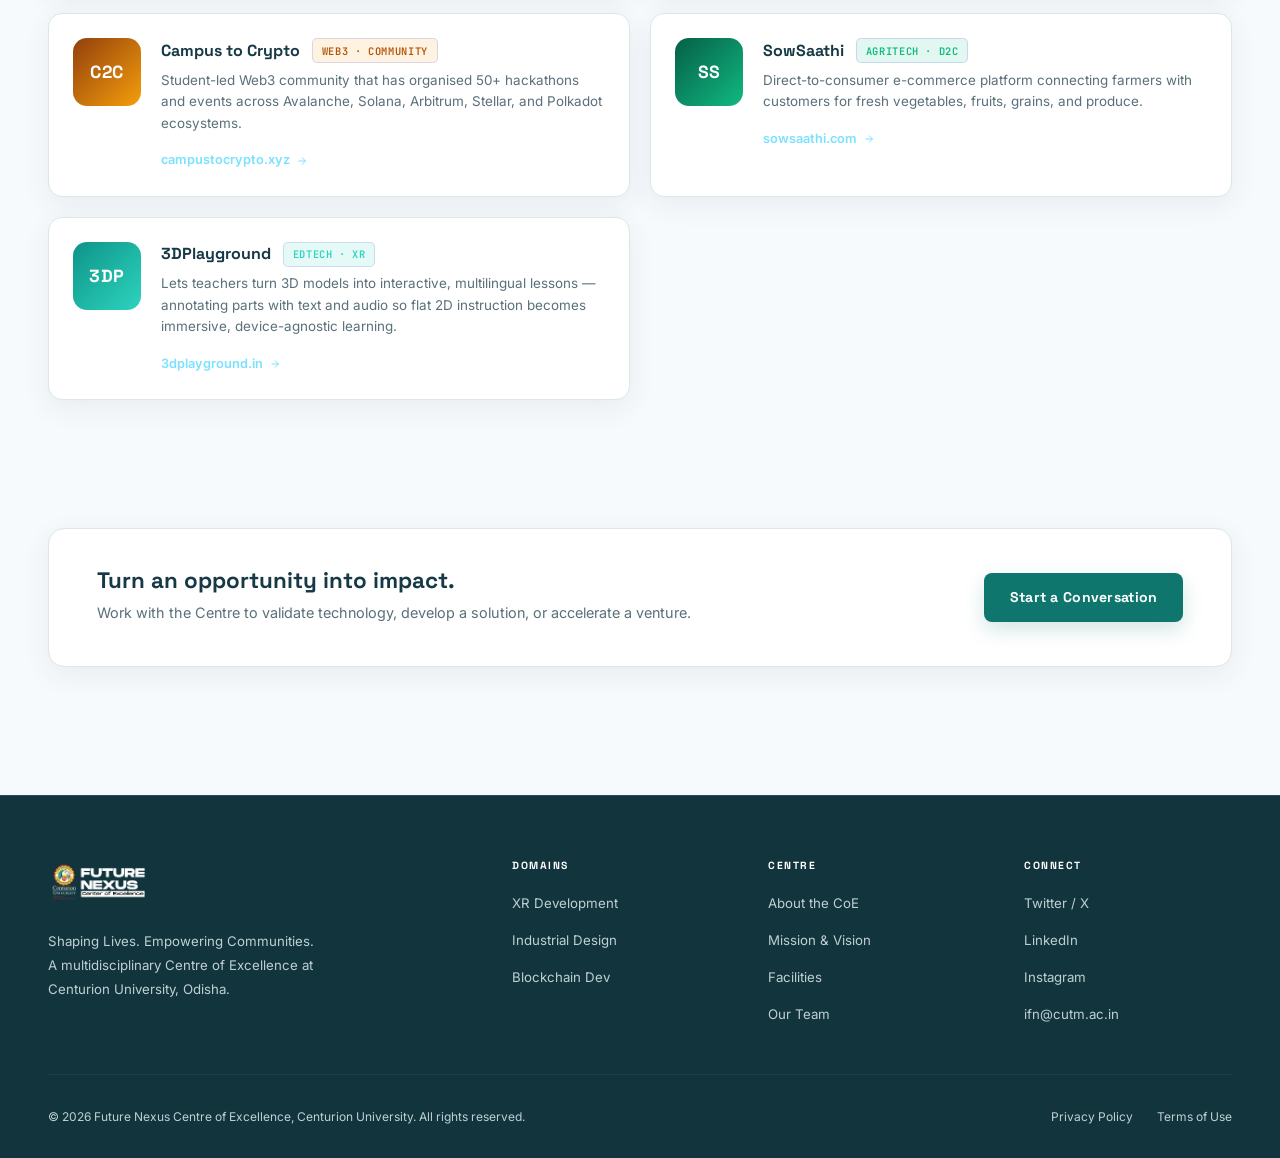
<file: startups.html>
<!DOCTYPE html>
<html lang="en">
<head>
  <meta charset="UTF-8" />
  <meta name="viewport" content="width=device-width, initial-scale=1.0" />
  <title>Innovation Ecosystem — Future Nexus Centre of Excellence</title>
  <meta name="description" content="The Future Nexus innovation ecosystem connects research, mentorship, infrastructure, and industry networks to help ideas progress from lab validation to venture creation." />

  <!-- Fonts -->
  <link rel="preconnect" href="https://fonts.googleapis.com" />
  <link rel="preconnect" href="https://fonts.gstatic.com" crossorigin />
  <link href="https://fonts.googleapis.com/css2?family=Manrope:wght@400;500;600;700;800;900&family=Space+Grotesk:wght@400;500;600;700;800&family=Inter:wght@400;500;600&family=JetBrains+Mono:wght@400;600&display=swap" rel="stylesheet" />

  <!-- Styles -->
  <link rel="stylesheet" href="assets/css/style.css" />
  <link rel="stylesheet" href="assets/css/light-theme.css" />
  <!-- Favicons -->
  <link rel="icon" type="image/png" sizes="32x32" href="assets/images/favicon-32.png" />
  <link rel="icon" type="image/png" sizes="192x192" href="assets/images/favicon-192.png" />
  <link rel="apple-touch-icon" href="assets/images/apple-touch-icon.png" />

  <!-- Open Graph -->
  <meta property="og:type" content="website" />
  <meta property="og:site_name" content="Future Nexus Centre of Excellence" />
  <meta property="og:title" content="Innovation Ecosystem — Future Nexus Centre of Excellence" />
  <meta property="og:description" content="The Future Nexus innovation ecosystem connects research, mentorship, infrastructure, and industry networks to help ideas progress from lab validation to venture creation." />
  <meta property="og:url" content="https://abhimitra1.github.io/Future_Nexus_Website/startups.html" />
  <meta property="og:image" content="https://abhimitra1.github.io/Future_Nexus_Website/assets/images/logo-light.png" />
  <meta property="og:image:width" content="888" />
  <meta property="og:image:height" content="378" />
  <meta property="og:image:alt" content="Future Nexus" />

  <!-- Twitter -->
  <meta name="twitter:card" content="summary_large_image" />
  <meta name="twitter:title" content="Innovation Ecosystem — Future Nexus Centre of Excellence" />
  <meta name="twitter:description" content="The Future Nexus innovation ecosystem connects research, mentorship, infrastructure, and industry networks to help ideas progress from lab validation to venture creation." />
  <meta name="twitter:image" content="https://abhimitra1.github.io/Future_Nexus_Website/assets/images/logo-light.png" />
</head>
<body>

  <!-- ═══════════════════════════════════════════════════
       NAVBAR
       ═══════════════════════════════════════════════ -->
  <nav id="navbar">
    <a class="nav-logo" href="index.html">
      <img src="assets/images/logo-dark.png" alt="Future Nexus, Centurion University" />
    </a>
    <ul class="nav-links">

      <li class="has-dropdown">
        <a href="index.html#domains">Research <svg class="nav-chevron" viewBox="0 0 24 24" fill="none" stroke="currentColor" stroke-width="2.5"><polyline points="6 9 12 15 18 9"/></svg></a>
        <ul class="nav-dropdown">
          <li><a href="index.html#domains">XR Development</a></li>
          <li><a href="index.html#domains">Industrial Design</a></li>
          <li><a href="index.html#domains">Blockchain Development</a></li>
        </ul>
      </li>

      <li class="has-dropdown">
        <a href="index.html#programs">Capability Development <svg class="nav-chevron" viewBox="0 0 24 24" fill="none" stroke="currentColor" stroke-width="2.5"><polyline points="6 9 12 15 18 9"/></svg></a>
        <ul class="nav-dropdown">
          <li><a href="index.html#programs">XR Curriculum</a></li>
          <li><a href="index.html#programs">Industrial Design Curriculum</a></li>
          <li><a href="index.html#programs">Blockchain Curriculum</a></li>
        </ul>
      </li>

      <li class="has-dropdown">
        <a href="startups.html" class="nav-active">Innovation Ecosystem <svg class="nav-chevron" viewBox="0 0 24 24" fill="none" stroke="currentColor" stroke-width="2.5"><polyline points="6 9 12 15 18 9"/></svg></a>
        <ul class="nav-dropdown">
          <li><a href="https://thegttech.com/" target="_blank" rel="noopener">GramTarang Technologies</a></li>
          <li><a href="https://superbeeaeronautics.com/" target="_blank" rel="noopener">SuperBee Aeronautics</a></li>
          <li><a href="https://apexdevs.io/" target="_blank" rel="noopener">ApexDevs</a></li>
          <li><a href="https://www.arcenpay.com/" target="_blank" rel="noopener">ArcenPay</a></li>
          <li><a href="http://campustocrypto.xyz/" target="_blank" rel="noopener">Campus to Crypto</a></li>
          <li><a href="https://sowsaathi.com/" target="_blank" rel="noopener">SowSaathi</a></li>
          <li><a href="https://3dplayground.in" target="_blank" rel="noopener">3DPlayground</a></li>
        </ul>
      </li>

      <li class="has-dropdown">
        <a href="index.html#about">About Us <svg class="nav-chevron" viewBox="0 0 24 24" fill="none" stroke="currentColor" stroke-width="2.5"><polyline points="6 9 12 15 18 9"/></svg></a>
        <ul class="nav-dropdown">
          <li><a href="about.html">About the CoE</a></li>
          <li><a href="index.html#facilities">Facilities &amp; Labs</a></li>
          <li><a href="index.html#team">Our Team</a></li>
          <li><a href="mailto:ifn@cutm.ac.in">Partner With Us</a></li>
        </ul>
      </li>

    </ul>
    <div class="nav-hamburger" id="hamburger" aria-label="Menu">
      <span></span><span></span><span></span>
    </div>
  </nav>

  <!-- Side labels -->
  <span class="side-label left">Future Nexus</span>
  <span class="side-label right">Centurion University</span>

  <!-- Side social icons -->
  <div class="side-socials">
    <a href="#" aria-label="Twitter / X">
      <svg viewBox="0 0 24 24"><path d="M18.244 2.25h3.308l-7.227 8.26 8.502 11.24H16.17l-4.714-6.231-5.401 6.231H2.744l7.73-8.835L1.254 2.25H8.08l4.253 5.622zm-1.161 17.52h1.833L7.084 4.126H5.117z"/></svg>
    </a>
    <a href="https://www.linkedin.com/company/cu-ifn/" target="_blank" rel="noopener" aria-label="LinkedIn">
      <svg viewBox="0 0 24 24"><path d="M20.447 20.452h-3.554v-5.569c0-1.328-.027-3.037-1.852-3.037-1.853 0-2.136 1.445-2.136 2.939v5.667H9.351V9h3.414v1.561h.046c.477-.9 1.637-1.85 3.37-1.85 3.601 0 4.267 2.37 4.267 5.455v6.286zM5.337 7.433a2.062 2.062 0 01-2.063-2.065 2.064 2.064 0 112.063 2.065zm1.782 13.019H3.555V9h3.564v11.452zM22.225 0H1.771C.792 0 0 .774 0 1.729v20.542C0 23.227.792 24 1.771 24h20.451C23.2 24 24 23.227 24 22.271V1.729C24 .774 23.2 0 22.222 0h.003z"/></svg>
    </a>
    <a href="#" aria-label="Instagram">
      <svg viewBox="0 0 24 24"><path d="M12 2.163c3.204 0 3.584.012 4.85.07 3.252.148 4.771 1.691 4.919 4.919.058 1.265.069 1.645.069 4.849 0 3.205-.012 3.584-.069 4.849-.149 3.225-1.664 4.771-4.919 4.919-1.266.058-1.644.07-4.85.07-3.204 0-3.584-.012-4.849-.07-3.26-.149-4.771-1.699-4.919-4.92-.058-1.265-.07-1.644-.07-4.849 0-3.204.013-3.583.07-4.849.149-3.227 1.664-4.771 4.919-4.919 1.266-.057 1.645-.069 4.849-.069zm0-2.163c-3.259 0-3.667.014-4.947.072-4.358.2-6.78 2.618-6.98 6.98-.059 1.281-.073 1.689-.073 4.948 0 3.259.014 3.668.072 4.948.2 4.358 2.618 6.78 6.98 6.98 1.281.058 1.689.072 4.948.072 3.259 0 3.668-.014 4.948-.072 4.354-.2 6.782-2.618 6.979-6.98.059-1.28.073-1.689.073-4.948 0-3.259-.014-3.667-.072-4.947-.196-4.354-2.617-6.78-6.979-6.98-1.281-.059-1.69-.073-4.949-.073zm0 5.838a6.162 6.162 0 100 12.324 6.162 6.162 0 000-12.324zM12 16a4 4 0 110-8 4 4 0 010 8zm6.406-11.845a1.44 1.44 0 100 2.881 1.44 1.44 0 000-2.881z"/></svg>
    </a>
  </div>

  <!-- ═══════════════════════════════════════════════════
       PAGE HERO
       ═══════════════════════════════════════════════ -->
  <section class="page-hero">
    <div class="blobs" aria-hidden="true">
      <div class="blob blob-1"></div>
      <div class="blob blob-2"></div>
      <div class="blob blob-3"></div>
    </div>
    <div class="page-hero-inner">
      <p class="section-label">Innovation &amp; Venture Ecosystem</p>
      <h1>From Research<br/>to Real-World Value</h1>
      <p class="page-hero-sub">
        The Centre helps teams move from insight to validated solution by combining applied
        research, technical mentorship, specialist labs, industry access, and venture support.
      </p>
    </div>
  </section>

  <!-- ═══════════════════════════════════════════════════
       MANIFESTO
       ═══════════════════════════════════════════════ -->
  <section class="section">
    <div class="section-inner">

      <div class="startup-manifesto reveal">
        <p>
          We believe the most powerful learning happens when students have skin in the game.
          IFN's ecosystem provides lab access, mentorship from active industry practitioners,
          and a tightly-knit community of builders — the same infrastructure that has already
          produced startups in on-chain payments, precision agriculture drones, XR technology,
          agri-commerce, and developer education. These aren't side projects. They are real
          companies, built inside these labs, by students who graduate as founders.
        </p>
        <div class="startup-manifesto-pillars">
          <div class="manifesto-pillar">
            <span class="pillar-num">01</span>
            <span class="pillar-text"><strong>Lab Access</strong>Beyond graduation for active founders</span>
          </div>
          <div class="manifesto-pillar">
            <span class="pillar-num">02</span>
            <span class="pillar-text"><strong>Funding Pipelines</strong>Protocol partnerships that open direct investment</span>
          </div>
          <div class="manifesto-pillar">
            <span class="pillar-num">03</span>
            <span class="pillar-text"><strong>Community First</strong>Classmates become co-founders</span>
          </div>
        </div>
      </div>

      <h2 class="reveal" style="margin-top:3.5rem;margin-bottom:0.5rem;">Our Startups</h2>
      <p class="reveal reveal-delay-1" style="color:rgba(180,190,230,0.7);margin-bottom:2rem;">
        Seven companies — and counting — built from within IFN's labs.
      </p>

      <div class="startup-grid">

        <div class="startup-card reveal">
          <div class="startup-logo-badge" style="background:linear-gradient(135deg,#0369a1,#22d3ee)">GT</div>
          <div class="startup-body">
            <div class="startup-header">
              <h3>GramTarang Technologies</h3>
              <span class="startup-tag" style="background:rgba(34,211,238,0.12);color:var(--cyan)">Industry 4.0 · XR</span>
            </div>
            <p>Delivers AR/VR, robotics, 3D printing, automation, and AI solutions for automotive and aerospace industries.</p>
            <a href="https://thegttech.com/" target="_blank" rel="noopener" class="startup-link">
              thegttech.com
              <svg viewBox="0 0 24 24" fill="none" stroke="currentColor" stroke-width="2"><line x1="5" y1="12" x2="19" y2="12"/><polyline points="12 5 19 12 12 19"/></svg>
            </a>
          </div>
        </div>

        <div class="startup-card reveal reveal-delay-1">
          <div class="startup-logo-badge" style="background:linear-gradient(135deg,#b45309,#f59e0b)">SB</div>
          <div class="startup-body">
            <div class="startup-header">
              <h3>SuperBee Aeronautics</h3>
              <span class="startup-tag" style="background:rgba(245,158,11,0.12);color:var(--gold)">Drone · AgriTech</span>
            </div>
            <p>Designs and manufactures precision agriculture drones and medical delivery UAVs to revolutionise logistics and farming.</p>
            <a href="https://superbeeaeronautics.com/" target="_blank" rel="noopener" class="startup-link">
              superbeeaeronautics.com
              <svg viewBox="0 0 24 24" fill="none" stroke="currentColor" stroke-width="2"><line x1="5" y1="12" x2="19" y2="12"/><polyline points="12 5 19 12 12 19"/></svg>
            </a>
          </div>
        </div>

        <div class="startup-card reveal reveal-delay-2">
          <div class="startup-logo-badge" style="background:linear-gradient(135deg,#5b21b6,#a855f7)">AD</div>
          <div class="startup-body">
            <div class="startup-header">
              <h3>ApexDevs</h3>
              <span class="startup-tag" style="background:rgba(168,85,247,0.12);color:var(--purple-glow)">EdTech · Web3</span>
            </div>
            <p>Mentored internship platform offering 4–12 week project-driven programmes across AI/ML, Web3, and game development with AI-assisted guidance.</p>
            <a href="https://apexdevs.io/" target="_blank" rel="noopener" class="startup-link">
              apexdevs.io
              <svg viewBox="0 0 24 24" fill="none" stroke="currentColor" stroke-width="2"><line x1="5" y1="12" x2="19" y2="12"/><polyline points="12 5 19 12 12 19"/></svg>
            </a>
          </div>
        </div>

        <div class="startup-card reveal">
          <div class="startup-logo-badge" style="background:linear-gradient(135deg,#1d4ed8,#3b82f6)">AP</div>
          <div class="startup-body">
            <div class="startup-header">
              <h3>ArcenPay</h3>
              <span class="startup-tag" style="background:rgba(59,130,246,0.12);color:var(--blue)">Blockchain · Web3</span>
            </div>
            <p>On-chain payments protocol enabling non-custodial billing for subscriptions, usage-based payments, and autonomous agent commerce.</p>
            <a href="https://www.arcenpay.com/" target="_blank" rel="noopener" class="startup-link">
              arcenpay.com
              <svg viewBox="0 0 24 24" fill="none" stroke="currentColor" stroke-width="2"><line x1="5" y1="12" x2="19" y2="12"/><polyline points="12 5 19 12 12 19"/></svg>
            </a>
          </div>
        </div>

        <div class="startup-card reveal reveal-delay-1">
          <div class="startup-logo-badge" style="background:linear-gradient(135deg,#92400e,#f59e0b)">C2C</div>
          <div class="startup-body">
            <div class="startup-header">
              <h3>Campus to Crypto</h3>
              <span class="startup-tag" style="background:rgba(245,158,11,0.12);color:var(--gold)">Web3 · Community</span>
            </div>
            <p>Student-led Web3 community that has organised 50+ hackathons and events across Avalanche, Solana, Arbitrum, Stellar, and Polkadot ecosystems.</p>
            <a href="http://campustocrypto.xyz/" target="_blank" rel="noopener" class="startup-link">
              campustocrypto.xyz
              <svg viewBox="0 0 24 24" fill="none" stroke="currentColor" stroke-width="2"><line x1="5" y1="12" x2="19" y2="12"/><polyline points="12 5 19 12 12 19"/></svg>
            </a>
          </div>
        </div>

        <div class="startup-card reveal reveal-delay-2">
          <div class="startup-logo-badge" style="background:linear-gradient(135deg,#065f46,#10b981)">SS</div>
          <div class="startup-body">
            <div class="startup-header">
              <h3>SowSaathi</h3>
              <span class="startup-tag" style="background:rgba(16,185,129,0.12);color:#10b981">AgriTech · D2C</span>
            </div>
            <p>Direct-to-consumer e-commerce platform connecting farmers with customers for fresh vegetables, fruits, grains, and produce.</p>
            <a href="https://sowsaathi.com/" target="_blank" rel="noopener" class="startup-link">
              sowsaathi.com
              <svg viewBox="0 0 24 24" fill="none" stroke="currentColor" stroke-width="2"><line x1="5" y1="12" x2="19" y2="12"/><polyline points="12 5 19 12 12 19"/></svg>
            </a>
          </div>
        </div>

        <div class="startup-card reveal">
          <div class="startup-logo-badge" style="background:linear-gradient(135deg,#0d9488,#2dd4bf)">3DP</div>
          <div class="startup-body">
            <div class="startup-header">
              <h3>3DPlayground</h3>
              <span class="startup-tag" style="background:rgba(45,212,191,0.12);color:#2dd4bf">EdTech · XR</span>
            </div>
            <p>Lets teachers turn 3D models into interactive, multilingual lessons — annotating parts with text and audio so flat 2D instruction becomes immersive, device-agnostic learning.</p>
            <a href="https://3dplayground.in" target="_blank" rel="noopener" class="startup-link">
              3dplayground.in
              <svg viewBox="0 0 24 24" fill="none" stroke="currentColor" stroke-width="2"><line x1="5" y1="12" x2="19" y2="12"/><polyline points="12 5 19 12 12 19"/></svg>
            </a>
          </div>
        </div>

      </div>
    </div>
  </section>

  <!-- ═══════════════════════════════════════════════════
       CTA STRIP
       ═══════════════════════════════════════════════ -->
  <section class="section" style="padding-top:0;">
    <div class="section-inner">
      <div class="startup-cta-strip reveal">
        <div>
          <h3>Turn an opportunity into impact.</h3>
          <p>Work with the Centre to validate technology, develop a solution, or accelerate a venture.</p>
        </div>
        <a href="mailto:ifn@cutm.ac.in" class="btn-primary">Start a Conversation</a>
      </div>
    </div>
  </section>

  <!-- ═══════════════════════════════════════════════════
       FOOTER
       ═══════════════════════════════════════════════ -->
  <footer id="footer">
    <div class="footer-inner">
      <div class="footer-grid">
        <div class="footer-brand">
          <img src="assets/images/logo-light.png" alt="Future Nexus" />
          <p>
            Shaping Lives. Empowering Communities.<br/>
            A multidisciplinary Centre of Excellence at Centurion University, Odisha.
          </p>
        </div>
        <div class="footer-col">
          <h5>Domains</h5>
          <ul>
            <li><a href="index.html#programs">XR Development</a></li>
            <li><a href="index.html#programs">Industrial Design</a></li>
            <li><a href="index.html#programs">Blockchain Dev</a></li>
          </ul>
        </div>
        <div class="footer-col">
          <h5>Centre</h5>
          <ul>
            <li><a href="about.html">About the CoE</a></li>
            <li><a href="index.html#about">Mission &amp; Vision</a></li>
            <li><a href="index.html#facilities">Facilities</a></li>
            <li><a href="index.html#team">Our Team</a></li>
          </ul>
        </div>
        <div class="footer-col">
          <h5>Connect</h5>
          <ul>
            <li><a href="#">Twitter / X</a></li>
            <li><a href="https://www.linkedin.com/company/cu-ifn/" target="_blank" rel="noopener">LinkedIn</a></li>
            <li><a href="#">Instagram</a></li>
            <li><a href="mailto:ifn@cutm.ac.in">ifn@cutm.ac.in</a></li>
          </ul>
        </div>
      </div>
      <div class="footer-bottom">
        <span>&copy; 2026 Future Nexus Centre of Excellence, Centurion University. All rights reserved.</span>
        <div class="footer-bottom-links">
          <a href="#">Privacy Policy</a>
          <a href="#">Terms of Use</a>
        </div>
      </div>
    </div>
  </footer>

  <!-- Main JS -->
  <script src="assets/js/main.js"></script>
</body>
</html>
</file>
<file: assets/css/style.css>
/* =====================================================
   Future Nexus — Centurion University
   Dark Grid + Neon Glassmorphism Design System
   ===================================================== */

:root {
  --navy:       #0c1a22;
  --navy-mid:   #0e1d2b;
  --navy-light: #142131;
  --purple:     #1a6868;
  --purple-glow:#2ab5ae;
  --violet:     #5dd4cd;
  --cyan:       #2ab5ae;
  --blue:       #1e8c86;
  --white:      #edf2f4;
  --grey:       #7a8e9c;
  --accent:     #2ab5ae;
  --gold:       #f59e0b;

  /* Card system */
  --card-bg:    #111e28;
  --card-bg-mid: #142030;
  --card-border: rgba(255,255,255,0.07);

  /* Glass system */
  --glass-bg:      rgba(255, 255, 255, 0.03);
  --glass-bg-mid:  rgba(255, 255, 255, 0.055);
  --glass-bg-strong: rgba(255, 255, 255, 0.08);
  --glass-border:  rgba(255, 255, 255, 0.07);
  --glass-border-bright: rgba(255, 255, 255, 0.12);
  --glass-blur:    blur(24px);
  --glass-shadow:  0 8px 32px rgba(0,0,0,0.5), inset 0 1px 0 rgba(255,255,255,0.05);
  --glass-shadow-hover: 0 20px 60px rgba(0,0,0,0.6), inset 0 1px 0 rgba(255,255,255,0.08);

  --font-head:  'Space Grotesk', 'Manrope', sans-serif;
  --font-body:  'Inter', sans-serif;
  --font-mono:  'JetBrains Mono', monospace;

  --radius:     14px;
  --transition: cubic-bezier(0.4, 0, 0.2, 1);
}

*, *::before, *::after { box-sizing: border-box; margin: 0; padding: 0; }

html { scroll-behavior: smooth; overflow-x: hidden; }

body {
  background: var(--navy);
  color: var(--white);
  font-family: var(--font-body);
  font-size: 16px;
  line-height: 1.6;
  overflow-x: hidden;
}

/* ─── NOISE GRAIN ────────────────────────────────────── */
body::before {
  content: '';
  position: fixed;
  inset: 0;
  background-image: url("data:image/svg+xml,%3Csvg viewBox='0 0 200 200' xmlns='http://www.w3.org/2000/svg'%3E%3Cfilter id='n'%3E%3CfeTurbulence type='fractalNoise' baseFrequency='0.9' numOctaves='4' stitchTiles='stitch'/%3E%3C/filter%3E%3Crect width='100%25' height='100%25' filter='url(%23n)' opacity='0.04'/%3E%3C/svg%3E");
  pointer-events: none;
  z-index: 9999;
  opacity: 0.35;
}

/* ─── HALFTONE DOT OVERLAY ───────────────────────────── */
body::after {
  content: '';
  position: fixed;
  inset: 0;
  background-image: radial-gradient(circle, rgba(42,181,174,0.07) 1px, transparent 1px);
  background-size: 28px 28px;
  pointer-events: none;
  z-index: 0;
}

/* ─── SCROLLBAR ─────────────────────────────────────── */
::-webkit-scrollbar { width: 4px; }
::-webkit-scrollbar-track { background: var(--navy); }
::-webkit-scrollbar-thumb { background: rgba(42,181,174,0.4); border-radius: 10px; }
::-webkit-scrollbar-thumb:hover { background: rgba(42,181,174,0.7); }

/* ─── TYPOGRAPHY ─────────────────────────────────────── */
h1, h2, h3, h4, h5 { font-family: var(--font-head); font-weight: 700; line-height: 1.1; }
h1 { font-size: clamp(3rem, 8vw, 7rem); letter-spacing: -0.03em; }
h2 { font-size: clamp(2rem, 5vw, 4rem); letter-spacing: -0.02em; }
h3 { font-size: clamp(1.1rem, 2vw, 1.5rem); }
h4 { font-size: 1.1rem; font-weight: 600; }
p  { color: var(--grey); line-height: 1.8; }
a  { text-decoration: none; color: inherit; }

/* ══════════════════════════════════════════════════════
   BLOB SYSTEM
   ════════════════════════════════════════════════════ */
.blobs {
  position: absolute;
  inset: 0;
  overflow: hidden;
  pointer-events: none;
  z-index: 0;
}

.blob {
  position: absolute;
  border-radius: 50%;
  will-change: transform;
  animation: blobDrift var(--dur, 50s) ease-in-out infinite alternate;
  animation-delay: var(--delay, 0s);
}

@keyframes blobDrift {
  0%   { transform: translate(0, 0) scale(1); }
  33%  { transform: translate(var(--tx1, 20px), var(--ty1, -30px)) scale(1.04); }
  66%  { transform: translate(var(--tx2, -15px), var(--ty2, 15px)) scale(0.97); }
  100% { transform: translate(var(--tx3, 25px), var(--ty3, 35px)) scale(1.06); }
}

.blob-cyan-lg {
  width: 800px; height: 800px;
  background: radial-gradient(circle at 40% 35%, rgba(20,110,105,0.28), rgba(15,80,80,0.10) 55%, transparent 80%);
  filter: blur(100px);
  top: -200px; right: -80px;
  --dur: 48s; --tx1: 40px; --ty1: 30px; --tx2: -20px; --ty2: -15px; --tx3: 30px; --ty3: 50px;
}

.blob-blue-lg {
  width: 900px; height: 900px;
  background: radial-gradient(circle at 50% 50%, rgba(18,90,90,0.20), rgba(10,55,55,0.07) 55%, transparent 80%);
  filter: blur(120px);
  bottom: -300px; left: -250px;
  --dur: 60s; --delay: -20s; --tx1: 30px; --ty1: -40px; --tx2: -25px; --ty2: 20px; --tx3: -40px; --ty3: -30px;
}

.blob-magenta {
  width: 550px; height: 550px;
  background: radial-gradient(circle at 50% 45%, rgba(30,120,115,0.14), transparent 70%);
  filter: blur(90px);
  top: 15%; left: 28%;
  --dur: 54s; --delay: -30s; --tx1: -30px; --ty1: 25px; --tx2: 40px; --ty2: -20px; --tx3: -15px; --ty3: 40px;
}

.blob-cyan-sm {
  width: 400px; height: 400px;
  background: radial-gradient(circle at 50% 50%, rgba(42,181,174,0.14), transparent 70%);
  filter: blur(75px);
  top: 38%; left: -100px;
  --dur: 42s; --delay: -12s; --tx1: 25px; --ty1: -15px; --tx2: -10px; --ty2: 30px; --tx3: 20px; --ty3: -25px;
}

.blob-gold {
  width: 360px; height: 360px;
  background: radial-gradient(circle at 50% 50%, rgba(20,100,100,0.12), transparent 70%);
  filter: blur(80px);
  top: 18%; right: -30px;
  --dur: 66s; --delay: -38s; --tx1: -35px; --ty1: -25px; --tx2: 20px; --ty2: 30px; --tx3: -20px; --ty3: -40px;
}

.blob-purple {
  width: 500px; height: 500px;
  background: radial-gradient(circle at 50% 50%, rgba(18,90,88,0.16), transparent 70%);
  filter: blur(90px);
  bottom: 5%; right: 15%;
  --dur: 52s; --delay: -25s; --tx1: 20px; --ty1: 30px; --tx2: -30px; --ty2: -20px; --tx3: 35px; --ty3: -35px;
}

.blob-section-1 {
  width: 500px; height: 500px;
  background: radial-gradient(circle, rgba(30,110,108,0.14), transparent 65%);
  filter: blur(80px);
  --dur: 56s;
}

.blob-section-2 {
  width: 400px; height: 400px;
  background: radial-gradient(circle, rgba(20,90,88,0.10), transparent 65%);
  filter: blur(70px);
  --dur: 44s; --delay: -18s;
}

/* ══════════════════════════════════════════════════════
   GLASSMORPHISM UTILITIES
   ════════════════════════════════════════════════════ */
.glass {
  background: var(--glass-bg);
  backdrop-filter: var(--glass-blur);
  -webkit-backdrop-filter: var(--glass-blur);
  border: 1px solid var(--glass-border);
  box-shadow: var(--glass-shadow);
}

.glass-mid {
  background: var(--glass-bg-mid);
  backdrop-filter: blur(28px);
  -webkit-backdrop-filter: blur(28px);
  border: 1px solid var(--glass-border-bright);
  box-shadow: var(--glass-shadow);
}

/* ─── NAVBAR ─────────────────────────────────────────── */
#navbar {
  position: fixed;
  top: 0; left: 0; right: 0;
  z-index: 1000;
  display: flex;
  align-items: center;
  justify-content: space-between;
  padding: 1.1rem 2.5rem;
  transition: background 0.5s var(--transition), backdrop-filter 0.5s;
}

#navbar.scrolled {
  background: rgba(10, 20, 28, 0.88);
  backdrop-filter: blur(28px);
  -webkit-backdrop-filter: blur(28px);
  border-bottom: 1px solid rgba(42,181,174,0.1);
  box-shadow: 0 4px 24px rgba(0,0,0,0.4);
}

.nav-logo img {
  height: 70px;
  margin-block: -13px;
  transition: opacity 0.3s;
}
.nav-logo img:hover { opacity: 0.85; }

.nav-links { display: flex; gap: 1.8rem; list-style: none; }

.nav-links a {
  font-size: 0.75rem;
  font-weight: 500;
  letter-spacing: 0.06em;
  text-transform: uppercase;
  color: var(--grey);
  transition: color 0.3s;
  position: relative;
  white-space: nowrap;
}

.nav-links a::after {
  content: '';
  position: absolute;
  bottom: -4px; left: 0;
  width: 0; height: 1px;
  background: var(--cyan);
  transition: width 0.3s var(--transition);
}

.nav-links a:hover { color: var(--white); }
.nav-links a:hover::after { width: 100%; }

/* ─── DROPDOWN NAV ───────────────────────────────────── */
.has-dropdown { position: relative; }

.nav-chevron {
  width: 11px; height: 11px;
  display: inline-block;
  vertical-align: middle;
  margin-left: 3px;
  margin-top: -2px;
  transition: transform 0.25s var(--transition);
  stroke: currentColor;
}

.has-dropdown:hover .nav-chevron { transform: rotate(180deg); }

.nav-dropdown {
  position: absolute;
  top: calc(100% + 14px);
  left: 50%;
  transform: translateX(-50%) translateY(-6px);
  min-width: 210px;
  background: rgba(4, 6, 18, 0.97);
  backdrop-filter: blur(24px);
  -webkit-backdrop-filter: blur(24px);
  border: 1px solid rgba(255,255,255,0.07);
  border-radius: 10px;
  padding: 0.4rem 0;
  list-style: none;
  opacity: 0;
  visibility: hidden;
  transition: opacity 0.2s, visibility 0.2s, transform 0.2s var(--transition);
  box-shadow: 0 20px 56px rgba(0,0,0,0.7);
  z-index: 200;
}

.has-dropdown:hover .nav-dropdown {
  opacity: 1;
  visibility: visible;
  transform: translateX(-50%) translateY(0);
}

/* small top notch */
.nav-dropdown::before {
  content: '';
  position: absolute;
  top: -5px; left: 50%;
  transform: translateX(-50%);
  width: 10px; height: 10px;
  background: rgba(4, 6, 18, 0.97);
  border-left: 1px solid rgba(255,255,255,0.07);
  border-top: 1px solid rgba(255,255,255,0.07);
  clip-path: polygon(0 100%, 50% 0, 100% 100%);
}

.nav-dropdown li a {
  display: block;
  padding: 0.65rem 1.3rem;
  font-size: 0.8rem;
  font-weight: 600;
  color: rgba(240,244,255,0.75);
  letter-spacing: 0.01em;
  text-transform: none;
  transition: color 0.2s, background 0.2s, padding-left 0.2s;
  white-space: nowrap;
}

.nav-dropdown li a::after { display: none; }

.nav-dropdown li a:hover {
  color: var(--white);
  background: rgba(255,255,255,0.05);
  padding-left: 1.6rem;
}

.nav-dropdown li + li { border-top: 1px solid rgba(255,255,255,0.04); }

.nav-cta {
  padding: 0.55rem 1.4rem;
  border: 1px solid rgba(255,255,255,0.18);
  border-radius: 4px;
  font-size: 0.73rem;
  font-weight: 600;
  letter-spacing: 0.1em;
  text-transform: uppercase;
  color: var(--white);
  background: rgba(255,255,255,0.06);
  backdrop-filter: blur(12px);
  transition: background 0.3s, border-color 0.3s, box-shadow 0.3s;
  white-space: nowrap;
}

.nav-cta:hover {
  background: rgba(37,99,235,0.5);
  border-color: var(--purple-glow);
  box-shadow: 0 0 24px rgba(37,99,235,0.4);
}

.nav-hamburger { display: none; flex-direction: column; gap: 5px; cursor: pointer; padding: 4px; }
.nav-hamburger span { width: 24px; height: 2px; background: var(--white); border-radius: 2px; }

/* ─── SIDE DECORATIONS ───────────────────────────────── */
.side-label {
  position: fixed; top: 50%;
  writing-mode: vertical-rl;
  font-size: 0.65rem; letter-spacing: 0.2em; text-transform: uppercase;
  color: rgba(139,154,191,0.5);
  z-index: 100;
}
.side-label.left  { left: 1.8rem; transform: translateY(-50%) rotate(180deg); }
.side-label.right { right: 1.8rem; transform: translateY(-50%); }

.side-socials {
  position: fixed; right: 1.5rem; bottom: 3.5rem;
  display: flex; flex-direction: column; gap: 1.2rem;
  z-index: 100;
}
.side-socials a {
  width: 32px; height: 32px;
  display: flex; align-items: center; justify-content: center;
  color: rgba(139,154,191,0.5);
  transition: color 0.3s, transform 0.3s;
}
.side-socials a:hover { color: var(--purple-glow); transform: scale(1.2); }
.side-socials svg { width: 16px; height: 16px; fill: currentColor; }

/* ─── HERO ───────────────────────────────────────────── */
#hero {
  position: relative;
  min-height: 100vh;
  display: flex;
  align-items: center;
  overflow: hidden;
  background: linear-gradient(160deg, #0c1a22 0%, #0d1f2b 50%, #091520 100%);
}

#hero-canvas {
  position: absolute;
  inset: 0;
  width: 100%; height: 100%;
  z-index: 1;
}

.hero-content {
  position: relative;
  z-index: 10;
  padding: 9rem 6rem 4rem;
  width: 100%;
  max-width: 1300px;
}

.hero-eyebrow {
  display: inline-flex;
  font-size: 0.7rem;
  font-weight: 500;
  letter-spacing: 0.06em;
  text-transform: none;
  color: rgba(93,212,205,0.65);
  background: rgba(42,181,174,0.06);
  border: 1px solid rgba(42,181,174,0.18);
  border-radius: 100px;
  padding: 0.3rem 1rem;
  margin-bottom: 1.6rem;
  width: fit-content;
}
.hero-eyebrow::before { display: none; }

.hero-title {
  font-size: clamp(3rem, 6.5vw, 6rem);
  line-height: 1.05;
  margin-bottom: 1.4rem;
  background: linear-gradient(135deg, #ffffff 0%, #5dd4cd 60%, #2ab5ae 100%);
  -webkit-background-clip: text;
  -webkit-text-fill-color: transparent;
  background-clip: text;
  letter-spacing: -0.025em;
}

.typewriter-wrap {
  display: block;
  min-height: 1.15em;
  white-space: nowrap;
  font-size: clamp(2.4rem, 5.2vw, 5rem);
}

.typewriter-text {
  background: linear-gradient(90deg, #2ab5ae, #5dd4cd);
  -webkit-background-clip: text;
  -webkit-text-fill-color: transparent;
  background-clip: text;
}

.typewriter-cursor {
  display: inline-block;
  -webkit-text-fill-color: rgba(42,181,174,0.9);
  color: rgba(42,181,174,0.9);
  animation: blink 0.75s step-end infinite;
  font-weight: 300;
  margin-left: 2px;
}

@keyframes blink {
  0%, 100% { opacity: 1; }
  50% { opacity: 0; }
}

.hero-subtitle {
  font-size: 1rem;
  color: rgba(139,154,191,0.9);
  max-width: 480px;
  margin-bottom: 2.5rem;
  line-height: 1.8;
}

.hero-actions { display: flex; gap: 1.2rem; align-items: center; flex-wrap: wrap; }

.btn-primary {
  display: inline-flex; align-items: center; gap: 0.65rem;
  padding: 0.8rem 1.6rem;
  background: rgba(255,255,255,0.92);
  border: none;
  border-radius: 6px;
  font-size: 0.82rem; font-weight: 700; letter-spacing: 0.02em; text-transform: none;
  color: #0d1a22;
  transition: background 0.25s, box-shadow 0.25s, transform 0.2s;
  cursor: pointer;
}
.btn-primary:hover {
  background: #ffffff;
  box-shadow: 0 8px 32px rgba(0,0,0,0.4);
  transform: translateY(-2px);
}
.btn-primary svg { width: 15px; height: 15px; stroke: currentColor; fill: none; transition: transform 0.3s; }
.btn-primary:hover svg { transform: translateX(4px); }

.btn-outline {
  display: inline-flex; align-items: center; gap: 0.6rem;
  padding: 0.85rem 1.8rem;
  border: 1px solid rgba(255,255,255,0.15);
  border-radius: 6px;
  font-size: 0.78rem; font-weight: 600; letter-spacing: 0.1em; text-transform: uppercase;
  color: rgba(240,244,255,0.8);
  background: rgba(255,255,255,0.04);
  backdrop-filter: blur(12px);
  transition: border-color 0.3s, background 0.3s;
}
.btn-outline:hover {
  border-color: rgba(255,255,255,0.35);
  background: rgba(255,255,255,0.08);
}

.hero-scroll {
  position: absolute;
  bottom: 5rem; left: 50%;
  transform: translateX(-50%);
  display: flex; flex-direction: column; align-items: center; gap: 0.5rem;
  color: rgba(139,154,191,0.5);
  font-size: 0.62rem; letter-spacing: 0.22em; text-transform: uppercase;
  z-index: 10;
  animation: scrollBounce 2s infinite;
}
.hero-scroll::after {
  content: '';
  width: 1px; height: 44px;
  background: linear-gradient(to bottom, rgba(59,130,246,0.7), transparent);
}
@keyframes scrollBounce {
  0%, 100% { transform: translateX(-50%) translateY(0); }
  50%       { transform: translateX(-50%) translateY(8px); }
}

/* ─── HERO TICKER ────────────────────────────────────── */
.hero-ticker {
  position: absolute;
  bottom: 0; left: 0; right: 0;
  z-index: 10;
  overflow: hidden;
  padding: 0.85rem 0;
  background: rgba(6,9,26,0.72);
  backdrop-filter: blur(18px);
  -webkit-backdrop-filter: blur(18px);
  border-top: 1px solid rgba(255,255,255,0.07);
  -webkit-mask-image: linear-gradient(to right, transparent 0%, black 5%, black 95%, transparent 100%);
  mask-image: linear-gradient(to right, transparent 0%, black 5%, black 95%, transparent 100%);
}

.ticker-track {
  display: flex;
  align-items: center;
  width: max-content;
  animation: ticker-scroll 28s linear infinite;
}
.ticker-track:hover { animation-play-state: paused; }

.ticker-item {
  display: flex;
  align-items: center;
  gap: 0.55rem;
  padding: 0 2.2rem;
  flex-shrink: 0;
}

.ticker-item img {
  height: 22px;
  width: auto;
  object-fit: contain;
  filter: brightness(0) invert(1);
  opacity: 0.55;
  transition: opacity 0.3s;
}
.ticker-item img.ticker-png {
  filter: none;
  mix-blend-mode: screen;
  opacity: 0.75;
}
.ticker-item:hover img { opacity: 0.9; }

.ticker-item span {
  font-size: 0.7rem;
  font-weight: 600;
  color: rgba(255,255,255,0.38);
  text-transform: uppercase;
  letter-spacing: 0.12em;
  font-family: var(--font-mono);
  white-space: nowrap;
  transition: color 0.3s;
}
.ticker-item:hover span { color: rgba(255,255,255,0.75); }

.ticker-dot {
  width: 4px; height: 4px;
  border-radius: 50%;
  background: rgba(255,255,255,0.18);
  flex-shrink: 0;
  margin: 0 0.5rem;
}

@keyframes ticker-scroll {
  from { transform: translateX(0); }
  to   { transform: translateX(-50%); }
}

/* ─── SECTION COMMON ─────────────────────────────────── */
.section { padding: 8rem 3rem; position: relative; }
.section-inner { max-width: 1200px; margin: 0 auto; }

.section-label {
  display: inline-flex; align-items: center; gap: 0;
  background: rgba(255,255,255,0.04);
  border: 1px solid rgba(255,255,255,0.12);
  border-radius: 100px;
  padding: 0.28rem 1rem;
  font-size: 0.68rem; font-weight: 500;
  letter-spacing: 0.04em; text-transform: none;
  color: rgba(200,230,228,0.55);
  margin-bottom: 1.2rem;
}
.section-label::before { display: none; }

.section-divider {
  width: 100%; height: 1px;
  background: linear-gradient(to right, transparent, rgba(255,255,255,0.08), transparent);
}

/* ─── DOMAINS ────────────────────────────────────────── */
#domains { background: transparent; overflow: hidden; }

.domains-header {
  display: flex; align-items: flex-end; justify-content: space-between;
  margin-bottom: 4rem; gap: 2rem; flex-wrap: wrap;
  position: relative; z-index: 2;
}
.domains-header h2 { max-width: 600px; }
.domains-header p  { max-width: 320px; text-align: right; }

.domains-grid {
  display: grid;
  grid-template-columns: repeat(3, 1fr);
  gap: 1.5rem;
  position: relative; z-index: 2;
}

.domain-card {
  position: relative;
  background: var(--card-bg);
  border: 1px solid var(--card-border);
  box-shadow: var(--glass-shadow);
  border-radius: var(--radius);
  padding: 0;
  overflow: hidden;
  cursor: pointer;
  display: flex; flex-direction: column;
  transition: transform 0.4s var(--transition), border-color 0.4s, box-shadow 0.4s;
}

.domain-card::before { display: none; }
.domain-card::after { display: none; }

.domain-card:hover {
  transform: translateY(-6px);
  border-color: rgba(42,181,174,0.25);
  box-shadow: var(--glass-shadow-hover);
}

/* ── Visual header area (QDT pattern) ── */
.domain-card-visual {
  position: relative;
  height: 175px;
  background: #090f16;
  overflow: hidden;
  flex-shrink: 0;
}
.domain-card-visual::before {
  content: '';
  position: absolute; inset: 0;
  background-image: radial-gradient(circle, rgba(42,181,174,0.13) 1px, transparent 1px);
  background-size: 18px 18px;
  z-index: 0;
}

/* domain-specific dot tint */
.domain-card.xr .domain-card-visual::before { background-image: radial-gradient(circle, rgba(34,211,238,0.13) 1px, transparent 1px); background-size: 18px 18px; }
.domain-card.design .domain-card-visual::before { background-image: radial-gradient(circle, rgba(168,85,247,0.12) 1px, transparent 1px); background-size: 18px 18px; }
.domain-card.blockchain .domain-card-visual::before { background-image: radial-gradient(circle, rgba(245,158,11,0.12) 1px, transparent 1px); background-size: 18px 18px; }

/* diagonal accent line */
.domain-card-visual::after {
  content: '';
  position: absolute;
  top: -40px; left: -80px;
  width: 200%; height: 200%;
  background: linear-gradient(135deg, transparent 45%, rgba(42,181,174,0.07) 50%, transparent 55%);
  pointer-events: none; z-index: 1;
}
.domain-card.xr .domain-card-visual::after { background: linear-gradient(135deg, transparent 45%, rgba(34,211,238,0.07) 50%, transparent 55%); }
.domain-card.design .domain-card-visual::after { background: linear-gradient(135deg, transparent 45%, rgba(168,85,247,0.07) 50%, transparent 55%); }
.domain-card.blockchain .domain-card-visual::after { background: linear-gradient(135deg, transparent 45%, rgba(245,158,11,0.07) 50%, transparent 55%); }

/* ── Card content area ── */
.domain-card-content {
  padding: 1.75rem 2rem;
  flex: 1; display: flex; flex-direction: column;
  border-top: 1px solid rgba(255,255,255,0.06);
}

.domain-number {
  position: absolute; top: 1rem; right: 1.25rem;
  font-family: var(--font-mono); font-size: 0.65rem;
  letter-spacing: 0.12em; color: rgba(255,255,255,0.35);
  z-index: 3;
}

.domain-icon-wrap {
  width: 52px; height: 52px; border-radius: 14px;
  display: flex; align-items: center; justify-content: center;
  margin-bottom: 1.1rem; position: relative;
}
.domain-icon-wrap::after {
  content: '';
  position: absolute; inset: -1px;
  border-radius: 17px;
  border: 1px solid rgba(255,255,255,0.12);
}
.domain-icon-wrap svg { width: 32px; height: 32px; }

.domain-card h3 { margin-bottom: 0.65rem; font-size: 1.2rem; font-weight: 700; }
.domain-card p  { font-size: 0.85rem; margin-bottom: 1.25rem; line-height: 1.7; }

.domain-tags { display: flex; flex-wrap: wrap; gap: 0.5rem; margin-bottom: 2rem; }

.tag {
  padding: 0.25rem 0.75rem;
  background: rgba(255,255,255,0.06);
  border: 1px solid rgba(255,255,255,0.1);
  border-radius: 100px;
  font-size: 0.7rem; letter-spacing: 0.05em;
  color: rgba(255,255,255,0.65);
  backdrop-filter: blur(8px);
}

.domain-link {
  display: inline-flex; align-items: center; gap: 0.4rem;
  font-size: 0.78rem; font-weight: 600; letter-spacing: 0.02em;
  color: rgba(255,255,255,0.45);
  margin-top: auto;
  transition: color 0.3s, gap 0.3s;
}
.domain-link::after { content: ' →'; }
.domain-link svg { display: none; }
.domain-card:hover .domain-link { color: var(--cyan); gap: 0.7rem; }

/* Domain accent overrides */
.domain-card.xr .domain-icon-wrap { background: rgba(34,211,238,0.1); }
.domain-card.xr .domain-icon-wrap svg { stroke: #22d3ee; fill: none; }
.domain-card.xr .tag { color: #22d3ee; border-color: rgba(34,211,238,0.25); background: rgba(34,211,238,0.06); }

.domain-card.design .domain-icon-wrap { background: rgba(168,85,247,0.1); }
.domain-card.design .domain-icon-wrap svg { stroke: #a855f7; fill: none; }
.domain-card.design .tag { color: #c084fc; border-color: rgba(168,85,247,0.25); background: rgba(168,85,247,0.07); }
.domain-card.design .domain-link { color: rgba(255,255,255,0.45); }
.domain-card.design:hover .domain-link { color: #a855f7; }
.domain-card.design:hover { border-color: rgba(168,85,247,0.25); }

.domain-card.blockchain .domain-icon-wrap { background: rgba(245,158,11,0.1); }
.domain-card.blockchain .domain-icon-wrap svg { stroke: var(--gold); fill: none; }
.domain-card.blockchain .tag { color: var(--gold); border-color: rgba(245,158,11,0.25); background: rgba(245,158,11,0.07); }
.domain-card.blockchain .domain-link { color: rgba(255,255,255,0.45); }
.domain-card.blockchain:hover .domain-link { color: var(--gold); }
.domain-card.blockchain:hover { border-color: rgba(245,158,11,0.22); }

.domain-canvas-wrap {
  position: absolute; inset: 0;
  width: 100%; height: 100%;
  opacity: 0.35; pointer-events: none;
  z-index: 2;
  transition: opacity 0.4s;
}
.domain-card:hover .domain-canvas-wrap { opacity: 0.6; }

/* ─── STATS ──────────────────────────────────────────── */
#stats { padding: 5rem 3rem; position: relative; overflow: hidden; }

.stats-grid {
  display: grid;
  grid-template-columns: repeat(4, 1fr);
  gap: 1.5rem;
  max-width: 1200px; margin: 0 auto;
  position: relative; z-index: 2;
}

.stat-item {
  text-align: center; padding: 2rem;
  background: var(--card-bg);
  border: 1px solid var(--card-border);
  border-radius: var(--radius);
  box-shadow: var(--glass-shadow);
  position: relative;
  transition: border-color 0.3s, transform 0.3s, box-shadow 0.3s;
}
.stat-item::after {
  content: '';
  position: absolute; top: 0; left: 10%; right: 10%;
  height: 1px;
  background: linear-gradient(to right, transparent, rgba(42,181,174,0.2), transparent);
}
.stat-item:hover { border-color: rgba(42,181,174,0.25); transform: translateY(-4px); box-shadow: var(--glass-shadow-hover); }

.stat-number {
  font-family: var(--font-head);
  font-size: clamp(2.5rem, 5vw, 4rem); font-weight: 800;
  background: linear-gradient(135deg, #ffffff, #2ab5ae);
  -webkit-background-clip: text; -webkit-text-fill-color: transparent; background-clip: text;
  line-height: 1; margin-bottom: 0.5rem;
}
.stat-label { font-size: 0.78rem; letter-spacing: 0.1em; text-transform: uppercase; color: var(--grey); }

/* ══════════════════════════════════════════════════════
   PROGRAMS — compact 3-column grid
   ════════════════════════════════════════════════════ */
#programs { overflow: hidden; }

.programs-grid {
  display: grid;
  grid-template-columns: repeat(3, 1fr);
  gap: 1.5rem;
  position: relative; z-index: 2;
  align-items: start;
}

.program-card {
  background: var(--card-bg);
  border: 1px solid var(--card-border);
  border-radius: var(--radius);
  box-shadow: var(--glass-shadow);
  padding: 2rem;
  position: relative;
  overflow: hidden;
  transition: transform 0.35s var(--transition), border-color 0.35s, box-shadow 0.35s;
}

/* Neon top accent stripe */
.program-card::before {
  content: '';
  position: absolute;
  top: 0; left: 0; right: 0;
  height: 2px;
  background: var(--pc-accent, var(--cyan));
  opacity: 0.8;
}

/* Subtle inner top highlight */
.program-card::after {
  content: '';
  position: absolute;
  top: 2px; left: 8%; right: 8%;
  height: 1px;
  background: linear-gradient(to right, transparent, rgba(255,255,255,0.15), transparent);
}

.program-card:hover {
  transform: translateY(-6px);
  box-shadow: var(--glass-shadow-hover);
}

.program-card.xr {
  --pc-accent: var(--cyan);
  border-color: rgba(59,130,246,0.18);
}
.program-card.xr:hover { border-color: rgba(59,130,246,0.35); }

.program-card.design {
  --pc-accent: var(--accent);
  border-color: rgba(37,99,235,0.18);
}
.program-card.design:hover { border-color: rgba(37,99,235,0.35); }

.program-card.blockchain {
  --pc-accent: var(--gold);
  border-color: rgba(245,158,11,0.18);
}
.program-card.blockchain:hover { border-color: rgba(245,158,11,0.35); }

.program-card-header {
  display: flex;
  align-items: center;
  gap: 1rem;
  margin-bottom: 1.2rem;
  padding-bottom: 1.2rem;
  border-bottom: 1px solid rgba(255,255,255,0.07);
}

.program-icon {
  width: 46px; height: 46px;
  border-radius: 12px;
  display: flex; align-items: center; justify-content: center;
  flex-shrink: 0;
}
.program-icon.xr         { background: rgba(59,130,246,0.12); }
.program-icon.xr svg     { stroke: var(--cyan); }
.program-icon.design     { background: rgba(37,99,235,0.12); }
.program-icon.design svg { stroke: var(--accent); }
.program-icon.blockchain     { background: rgba(245,158,11,0.12); }
.program-icon.blockchain svg { stroke: var(--gold); }
.program-icon svg { width: 22px; height: 22px; }

.program-num {
  font-family: var(--font-mono);
  font-size: 0.6rem;
  letter-spacing: 0.15em;
  color: var(--grey);
  margin-bottom: 0.2rem;
  display: block;
}

.program-card h3 {
  font-size: 1rem;
  font-weight: 700;
  line-height: 1.2;
}

.program-desc {
  font-size: 0.82rem;
  line-height: 1.7;
  color: var(--grey);
  margin-bottom: 1.2rem;
}

.program-list {
  list-style: none;
  display: flex;
  flex-direction: column;
  gap: 0.3rem;
  margin-bottom: 1.4rem;
}

.program-list li {
  font-size: 0.77rem;
  color: rgba(139,154,191,0.85);
  padding: 0.42rem 0.8rem;
  background: rgba(255,255,255,0.03);
  border-radius: 6px;
  border-left: 2px solid transparent;
  transition: border-left-color 0.2s var(--transition), color 0.2s, background 0.2s;
  line-height: 1.4;
}

.program-card.xr .program-list li:hover {
  border-left-color: var(--cyan);
  color: var(--white);
  background: rgba(59,130,246,0.04);
}
.program-card.design .program-list li:hover {
  border-left-color: var(--accent);
  color: var(--white);
  background: rgba(37,99,235,0.04);
}
.program-card.blockchain .program-list li:hover {
  border-left-color: var(--gold);
  color: var(--white);
  background: rgba(245,158,11,0.04);
}

.program-tags { display: flex; flex-wrap: wrap; gap: 0.4rem; }

/* ── Tool logos — shared base (domain cards + program cards) ── */
.domain-tool-logos,
.tool-logos {
  display: flex;
  align-items: center;
  gap: 1.6rem;
  flex-wrap: wrap;
}

/* Domain card logo strip */
.domain-tool-logos {
  margin-bottom: 1.2rem;
  padding: 0.7rem 0.85rem;
  background: rgba(255,255,255,0.03);
  border: 1px solid rgba(255,255,255,0.06);
  border-radius: 10px;
}

/* Program card logo strip */
.program-tools {
  margin-top: 1.2rem;
  padding-top: 1rem;
  border-top: 1px solid rgba(255,255,255,0.07);
}

.tools-label {
  display: block;
  font-size: 0.6rem;
  letter-spacing: 0.18em;
  text-transform: uppercase;
  color: var(--grey);
  margin-bottom: 0.8rem;
  opacity: 0.7;
}

/* All SVG logos — white, larger */
.domain-tool-logos img,
.tool-logos img {
  height: 26px;
  width: auto;
  opacity: 0.7;
  filter: brightness(0) invert(1);
  transition: opacity 0.25s, transform 0.25s;
  object-fit: contain;
}

.domain-tool-logos img.no-invert,
.tool-logos img.no-invert {
  filter: none;
  opacity: 0.85;
}

.domain-tool-logos img:hover,
.tool-logos img:hover {
  opacity: 1;
  transform: translateY(-2px);
}

/* PNG logos (white-background) — frosted chip, original colors */
.domain-tool-logos img.logo-png,
.tool-logos img.logo-png {
  height: 24px;
  filter: none;
  opacity: 0.92;
  background: rgba(255,255,255,0.93);
  border-radius: 5px;
  padding: 3px 10px;
  box-sizing: content-box;
}

/* Program card "Explore Curriculum" link */
.program-explore-link {
  display: inline-flex; align-items: center; gap: 0.5rem;
  margin-top: 1.2rem;
  font-family: 'JetBrains Mono', monospace;
  font-size: 0.68rem; font-weight: 600;
  letter-spacing: 0.1em; text-transform: uppercase;
  color: rgba(255,255,255,0.45);
  text-decoration: none;
  transition: color 0.2s, gap 0.2s;
}
.program-explore-link svg { width: 13px; height: 13px; transition: transform 0.2s; }
.program-explore-link:hover { color: rgba(255,255,255,0.85); gap: 0.75rem; }
.program-explore-link:hover svg { transform: translateX(3px); }
.program-card.xr .program-explore-link:hover { color: #22d3ee; }
.program-card.design .program-explore-link:hover { color: #e040fb; }
.program-card.blockchain .program-explore-link:hover { color: #f59e0b; }

/* ─── ABOUT ──────────────────────────────────────────── */
#about { position: relative; overflow: hidden; }

#about-canvas {
  position: absolute; inset: 0;
  width: 100%; height: 100%;
  opacity: 0.3; pointer-events: none;
}

.about-grid {
  display: grid; grid-template-columns: 1fr 1fr;
  gap: 6rem; align-items: center;
  position: relative; z-index: 2;
}

.about-visual { position: relative; }

.about-image-frame {
  aspect-ratio: 4/5;
  border-radius: 20px; overflow: hidden;
  border: 1px solid var(--glass-border);
  box-shadow: var(--glass-shadow);
  position: relative;
}

.about-image-frame img {
  width: 100%; height: 100%;
  object-fit: cover;
  object-position: center top;
  display: block;
}
.about-image-frame::after {
  content: '';
  position: absolute; top: 0; left: 10%; right: 10%;
  height: 1px;
  background: linear-gradient(to right, transparent, rgba(255,255,255,0.2), transparent);
}

.about-image-frame .placeholder-img {
  width: 80%; height: 80%; border-radius: 10px;
  background: rgba(255,255,255,0.03);
  border: 1px dashed rgba(255,255,255,0.12);
  display: flex; align-items: center; justify-content: center;
  color: var(--grey); font-size: 0.75rem;
  letter-spacing: 0.1em; text-transform: uppercase;
  text-align: center; padding: 1rem;
}

.about-badge {
  position: absolute; bottom: -1.5rem; right: -1.5rem;
  width: 120px; height: 120px;
  background: rgba(37,99,235,0.6);
  backdrop-filter: blur(16px);
  border-radius: 50%;
  display: flex; flex-direction: column; align-items: center; justify-content: center;
  text-align: center;
  border: 3px solid rgba(255,255,255,0.15);
  box-shadow: 0 0 40px rgba(37,99,235,0.5);
}
.about-badge .badge-num { font-family: var(--font-head); font-size: 1.8rem; font-weight: 800; line-height: 1; color: var(--white); }
.about-badge .badge-text { font-size: 0.58rem; letter-spacing: 0.08em; text-transform: uppercase; color: rgba(255,255,255,0.65); }

.about-content h2 { margin-bottom: 1.5rem; }
.about-content .lead { font-size: 1.05rem; color: rgba(240,244,255,0.8); margin-bottom: 2rem; line-height: 1.9; }

.mv-grid { display: grid; grid-template-columns: 1fr 1fr; gap: 1.2rem; margin-top: 2.5rem; }

.mv-card {
  padding: 1.6rem;
  background: var(--glass-bg);
  backdrop-filter: blur(20px);
  -webkit-backdrop-filter: blur(20px);
  border: 1px solid var(--glass-border);
  border-radius: var(--radius);
  box-shadow: var(--glass-shadow);
  transition: border-color 0.3s, box-shadow 0.3s;
  position: relative; overflow: hidden;
}
.mv-card::after {
  content: '';
  position: absolute; top: 0; left: 5%; right: 5%;
  height: 1px;
  background: linear-gradient(to right, transparent, rgba(255,255,255,0.18), transparent);
}
.mv-card:hover { border-color: rgba(255,255,255,0.2); box-shadow: var(--glass-shadow-hover); }

.mv-icon {
  width: 40px; height: 40px; border-radius: 10px;
  background: rgba(255,255,255,0.07);
  border: 1px solid rgba(255,255,255,0.1);
  display: flex; align-items: center; justify-content: center;
  margin-bottom: 1rem;
}
.mv-icon svg { width: 20px; height: 20px; stroke: var(--cyan); fill: none; }
.mv-card h4 { margin-bottom: 0.6rem; font-size: 0.85rem; letter-spacing: 0.05em; text-transform: uppercase; color: var(--cyan); }
.mv-card p  { font-size: 0.84rem; line-height: 1.7; }

/* Full mission/vision cards */
.mv-full { margin-top: 5rem; position: relative; z-index: 2; }
.mv-full-grid { display: grid; grid-template-columns: 1fr 1fr; gap: 2rem; }

.mv-full-card {
  padding: 3rem;
  border-radius: 18px;
  position: relative; overflow: hidden;
  background: var(--glass-bg-mid);
  backdrop-filter: blur(28px);
  -webkit-backdrop-filter: blur(28px);
  border: 1px solid var(--glass-border-bright);
  box-shadow: var(--glass-shadow);
}
.mv-full-card::after {
  content: '';
  position: absolute; top: 0; left: 8%; right: 8%;
  height: 1px;
  background: linear-gradient(to right, transparent, rgba(255,255,255,0.22), transparent);
}

.mv-full-card.mission { border-color: rgba(37,99,235,0.3); }
.mv-full-card.vision  { border-color: rgba(59,130,246,0.25); }

.mv-full-card .mv-num {
  font-family: var(--font-mono); font-size: 5rem; font-weight: 800;
  position: absolute; top: 1rem; right: 2rem;
  opacity: 0.06; line-height: 1;
}
.mv-full-card h3 { margin-bottom: 1.2rem; }
.mv-full-card p  { font-size: 0.95rem; line-height: 1.9; }

/* ── CONTACT integrated into About ─────────────────── */
.about-contact {
  margin-top: 6rem;
  padding-top: 5rem;
  border-top: 1px solid rgba(255,255,255,0.07);
  position: relative; z-index: 2;
}

.about-contact-header {
  display: flex;
  align-items: flex-end;
  justify-content: space-between;
  gap: 2rem;
  flex-wrap: wrap;
  margin-bottom: 3rem;
}

.about-contact-header h2 { margin-top: 0.8rem; }

.contact-info-strip {
  display: flex;
  flex-direction: column;
  gap: 0.75rem;
}

.contact-chip {
  display: inline-flex;
  align-items: center;
  gap: 0.65rem;
  padding: 0.55rem 1rem;
  background: var(--glass-bg);
  backdrop-filter: blur(16px);
  border: 1px solid var(--glass-border);
  border-radius: 100px;
  font-size: 0.8rem;
  color: var(--grey);
  transition: color 0.3s, border-color 0.3s;
}
.contact-chip:hover { color: var(--white); border-color: rgba(255,255,255,0.2); }
.contact-chip svg { width: 15px; height: 15px; flex-shrink: 0; stroke: var(--cyan); fill: none; }

/* Glassmorphism form — reused from contact */
.contact-form {
  display: grid; grid-template-columns: 1fr 1fr;
  gap: 1rem;
  background: var(--glass-bg);
  backdrop-filter: blur(28px);
  -webkit-backdrop-filter: blur(28px);
  border: 1px solid var(--glass-border-bright);
  border-radius: 20px;
  padding: 2.5rem;
  box-shadow: var(--glass-shadow);
  position: relative;
}
.contact-form::before {
  content: '';
  position: absolute; top: 0; left: 8%; right: 8%;
  height: 1px;
  background: linear-gradient(to right, transparent, rgba(255,255,255,0.25), transparent);
  border-radius: 100%;
}

.form-group { display: flex; flex-direction: column; gap: 0.4rem; }
.form-group.full { grid-column: 1 / -1; }

.form-group label { font-size: 0.68rem; letter-spacing: 0.12em; text-transform: uppercase; color: rgba(139,154,191,0.8); }

.form-group input,
.form-group select,
.form-group textarea {
  padding: 0.8rem 1rem;
  background: rgba(255,255,255,0.05);
  border: 1px solid rgba(255,255,255,0.1);
  border-radius: 8px;
  color: var(--white);
  font-family: var(--font-body); font-size: 0.88rem;
  outline: none;
  transition: border-color 0.3s, background 0.3s;
  resize: none;
  backdrop-filter: blur(8px);
}
.form-group input:focus,
.form-group select:focus,
.form-group textarea:focus {
  border-color: rgba(59,130,246,0.5);
  background: rgba(255,255,255,0.07);
}
.form-group input::placeholder,
.form-group textarea::placeholder { color: rgba(139,154,191,0.4); }
.form-group select option { background: #0a0e24; }

.form-submit { grid-column: 1 / -1; display: flex; justify-content: center; margin-top: 0.5rem; }

/* ─── FACILITIES ─────────────────────────────────────── */
#facilities { overflow: hidden; }

.facilities-grid { display: grid; grid-template-columns: repeat(3, 1fr); gap: 1.5rem; margin-top: 3rem; position: relative; z-index: 2; }

.facility-card {
  padding: 2rem;
  background: var(--card-bg);
  border: 1px solid var(--card-border);
  border-radius: var(--radius);
  box-shadow: var(--glass-shadow);
  transition: border-color 0.3s, transform 0.3s, box-shadow 0.3s;
  position: relative; overflow: hidden;
}
.facility-card::after {
  content: '';
  position: absolute; top: 0; left: 8%; right: 8%;
  height: 1px;
  background: linear-gradient(to right, transparent, rgba(255,255,255,0.18), transparent);
}
.facility-card:hover { border-color: rgba(42,181,174,0.25); transform: translateY(-4px); box-shadow: var(--glass-shadow-hover); }

.facility-icon {
  width: 48px; height: 48px; border-radius: 12px;
  background: rgba(255,255,255,0.06);
  border: 1px solid rgba(255,255,255,0.1);
  display: flex; align-items: center; justify-content: center;
  margin-bottom: 1.2rem;
}
.facility-icon svg { width: 24px; height: 24px; stroke: var(--cyan); fill: none; }
.facility-card h4 { margin-bottom: 0.5rem; font-size: 1rem; }
.facility-card p  { font-size: 0.83rem; }

/* ─── LAB GALLERY ─────────────────────────────────────── */
.lab-gallery { margin-top: 3.5rem; }

.lab-gallery-eyebrow {
  font-size: 0.72rem;
  font-weight: 700;
  text-transform: uppercase;
  letter-spacing: 0.12em;
  color: rgba(255,255,255,0.4);
  margin-bottom: 1.4rem;
}

.lab-gallery-grid {
  display: grid;
  grid-template-columns: repeat(3, 1fr);
  gap: 1rem;
  position: relative;
  z-index: 2;
}

.lab-photo-card {
  border-radius: var(--radius);
  overflow: hidden;
  border: 1px solid var(--glass-border);
  box-shadow: var(--glass-shadow);
  transition: border-color 0.3s, box-shadow 0.3s;
}
.lab-photo-card:hover {
  border-color: rgba(255,255,255,0.2);
  box-shadow: var(--glass-shadow-hover);
}

.lab-photo-wrap {
  position: relative;
  aspect-ratio: 4 / 3;
  overflow: hidden;
}
.lab-photo-wrap img {
  width: 100%;
  height: 100%;
  object-fit: cover;
  display: block;
  transition: transform 0.55s cubic-bezier(0.25, 0.46, 0.45, 0.94);
}
.lab-photo-card:hover .lab-photo-wrap img {
  transform: scale(1.07);
}

.lab-photo-overlay {
  position: absolute;
  inset: 0;
  background: linear-gradient(to top, rgba(6,9,26,0.88) 0%, rgba(6,9,26,0.2) 55%, transparent 100%);
  display: flex;
  flex-direction: column;
  justify-content: flex-end;
  padding: 1rem 1.1rem;
  gap: 0.35rem;
}

.lab-photo-tag {
  font-size: 0.62rem;
  font-weight: 700;
  text-transform: uppercase;
  letter-spacing: 0.1em;
  padding: 0.18rem 0.5rem;
  border-radius: 4px;
  width: fit-content;
}
.lab-photo-tag.xr-tag {
  background: rgba(0,224,255,0.15);
  color: var(--cyan);
  border: 1px solid rgba(0,224,255,0.3);
}
.lab-photo-tag.design-tag {
  background: rgba(183,60,255,0.15);
  color: #93c5fd;
  border: 1px solid rgba(183,60,255,0.35);
}

.lab-photo-name {
  font-size: 0.85rem;
  font-weight: 600;
  color: rgba(255,255,255,0.95);
  line-height: 1.3;
}

/* ─── NAV ACTIVE STATE (sub-pages) ───────────────────── */
.nav-links a.nav-active {
  color: var(--white);
}
.nav-links a.nav-active::after {
  width: 100%;
}

/* ─── PAGE HERO (inner pages) ────────────────────────── */
.page-hero {
  position: relative;
  padding: 9rem 0 5rem;
  overflow: hidden;
}
.page-hero-inner {
  position: relative;
  z-index: 2;
  max-width: 1200px;
  margin: 0 auto;
  padding: 0 3rem;
}
.page-hero h1 {
  font-size: clamp(2.8rem, 6vw, 5rem);
  font-weight: 800;
  line-height: 1.08;
  letter-spacing: -0.03em;
  color: var(--white);
  margin: 0.5rem 0 1.25rem;
}
.page-hero-sub {
  font-size: 1.05rem;
  color: rgba(180,190,230,0.75);
  line-height: 1.7;
  max-width: 620px;
}

/* ─── DOMAIN PAGE TABS ────────────────────────────────── */
.domain-tabs {
  display: flex;
  gap: 0.25rem;
  border-bottom: 1px solid rgba(255,255,255,0.08);
  margin-bottom: 3rem;
  overflow-x: auto;
  scrollbar-width: none;
}
.domain-tabs::-webkit-scrollbar { display: none; }

.domain-tab {
  padding: 0.75rem 1.5rem;
  font-family: 'Space Grotesk', sans-serif;
  font-size: 0.85rem;
  font-weight: 600;
  color: rgba(180,190,230,0.6);
  background: none;
  border: none;
  border-bottom: 2px solid transparent;
  cursor: pointer;
  transition: color 0.2s, border-color 0.2s;
  white-space: nowrap;
  letter-spacing: 0.02em;
  margin-bottom: -1px;
}
.domain-tab:hover { color: rgba(240,244,255,0.9); }
.domain-tab.active {
  color: var(--white);
  border-bottom-color: var(--accent);
}

.tab-panel { display: none; }
.tab-panel.active { display: block; }

/* ─── CURRICULUM TABLE ────────────────────────────────── */
.curriculum-grid {
  display: grid;
  grid-template-columns: repeat(3, 1fr);
  gap: 1rem;
}
.curriculum-card {
  background: rgba(255,255,255,0.035);
  border: 1px solid rgba(255,255,255,0.07);
  border-radius: 12px;
  padding: 1.4rem 1.5rem;
  transition: border-color 0.2s, transform 0.2s;
}
.curriculum-card:hover {
  border-color: rgba(99,102,241,0.25);
  transform: translateY(-2px);
}
.curriculum-card .course-code {
  font-family: 'JetBrains Mono', monospace;
  font-size: 0.65rem;
  font-weight: 600;
  color: var(--accent);
  letter-spacing: 0.08em;
  text-transform: uppercase;
  margin-bottom: 0.4rem;
}
.curriculum-card h4 {
  font-size: 0.92rem;
  font-weight: 700;
  color: rgba(240,244,255,0.95);
  margin: 0 0 0.4rem;
  line-height: 1.4;
}
.curriculum-card p {
  font-size: 0.8rem;
  color: rgba(160,175,220,0.7);
  line-height: 1.6;
  margin: 0;
}

/* ─── PLACEHOLDER PANELS ─────────────────────────────── */
.placeholder-panel {
  background: rgba(255,255,255,0.025);
  border: 1px dashed rgba(255,255,255,0.1);
  border-radius: 16px;
  padding: 4rem 3rem;
  text-align: center;
}
.placeholder-panel .placeholder-icon {
  width: 56px;
  height: 56px;
  margin: 0 auto 1.25rem;
  background: rgba(99,102,241,0.1);
  border: 1px solid rgba(99,102,241,0.2);
  border-radius: 14px;
  display: flex;
  align-items: center;
  justify-content: center;
}
.placeholder-panel .placeholder-icon svg {
  width: 26px;
  height: 26px;
  stroke: rgba(99,102,241,0.7);
}
.placeholder-panel h3 {
  font-size: 1.2rem;
  font-weight: 700;
  color: rgba(220,228,255,0.8);
  margin: 0 0 0.5rem;
}
.placeholder-panel p {
  font-size: 0.9rem;
  color: rgba(160,175,220,0.55);
  max-width: 380px;
  margin: 0 auto;
  line-height: 1.6;
}
.placeholder-tag {
  display: inline-block;
  font-family: 'JetBrains Mono', monospace;
  font-size: 0.65rem;
  font-weight: 600;
  letter-spacing: 0.1em;
  text-transform: uppercase;
  color: rgba(99,102,241,0.7);
  background: rgba(99,102,241,0.08);
  border: 1px solid rgba(99,102,241,0.15);
  border-radius: 4px;
  padding: 0.2rem 0.6rem;
  margin-bottom: 1rem;
}

/* ─── CTA STRIP ──────────────────────────────────────── */
.startup-cta-strip {
  display: flex;
  align-items: center;
  justify-content: space-between;
  gap: 2rem;
  background: rgba(42,181,174,0.06);
  border: 1px solid rgba(42,181,174,0.18);
  border-radius: 16px;
  padding: 2.5rem 3rem;
  flex-wrap: wrap;
}
.startup-cta-strip h3 {
  font-size: 1.4rem;
  font-weight: 700;
  color: var(--white);
  margin: 0 0 0.35rem;
}
.startup-cta-strip p {
  font-size: 0.9rem;
  color: rgba(180,210,208,0.65);
  margin: 0;
}
.startup-cta-strip .btn-primary {
  background: rgba(255,255,255,0.9);
  color: #0c1a22;
  font-family: 'Space Grotesk', sans-serif;
  font-size: 0.88rem;
  font-weight: 700;
  letter-spacing: 0.02em;
  border-radius: 8px;
  text-decoration: none;
  white-space: nowrap;
}

@media (max-width: 900px) {
  .curriculum-grid { grid-template-columns: repeat(2, 1fr); }
}
@media (max-width: 600px) {
  .curriculum-grid { grid-template-columns: 1fr; }
  .page-hero { padding: 7rem 0 3rem; }
  .page-hero-inner { padding: 0 1.5rem; }
  .startup-cta-strip { padding: 1.75rem 1.5rem; }
}

/* ─── STARTUPS ───────────────────────────────────────── */
#startups {
  padding: 6rem 3rem;
  position: relative;
}

.startup-manifesto {
  background: rgba(255,255,255,0.035);
  backdrop-filter: blur(24px);
  border: 1px solid rgba(255,255,255,0.07);
  border-radius: 16px;
  padding: 2.5rem 3rem;
  margin-bottom: 3.5rem;
}

.startup-manifesto > p {
  font-size: 1rem;
  color: rgba(200,210,255,0.75);
  line-height: 1.7;
  max-width: 720px;
  margin: 0 0 2rem 0;
}

.startup-manifesto-pillars {
  display: flex;
  gap: 2rem;
  flex-wrap: wrap;
}

.manifesto-pillar {
  flex: 1;
  min-width: 200px;
  display: flex;
  align-items: flex-start;
  gap: 1rem;
}

.pillar-num {
  font-family: 'JetBrains Mono', monospace;
  font-size: 0.7rem;
  font-weight: 700;
  color: var(--accent);
  background: rgba(99,102,241,0.12);
  border: 1px solid rgba(99,102,241,0.25);
  border-radius: 6px;
  padding: 0.3rem 0.5rem;
  letter-spacing: 0.05em;
  flex-shrink: 0;
  margin-top: 2px;
}

.pillar-text {
  font-size: 0.9rem;
  color: rgba(220,228,255,0.8);
  line-height: 1.6;
}

.pillar-text strong {
  display: block;
  color: rgba(240,244,255,0.95);
  font-weight: 600;
  margin-bottom: 0.25rem;
  font-size: 0.95rem;
}

.startup-grid {
  display: grid;
  grid-template-columns: repeat(2, 1fr);
  gap: 1.25rem;
}

.startup-card {
  display: flex;
  align-items: flex-start;
  gap: 1.25rem;
  background: rgba(255,255,255,0.035);
  backdrop-filter: blur(20px);
  border: 1px solid rgba(255,255,255,0.07);
  border-radius: 14px;
  padding: 1.5rem;
  transition: border-color 0.25s var(--transition), transform 0.25s var(--transition), box-shadow 0.25s var(--transition);
}

.startup-card:hover {
  border-color: rgba(99,102,241,0.3);
  transform: translateY(-3px);
  box-shadow: 0 16px 48px rgba(0,0,0,0.4);
}

.startup-logo-badge {
  width: 68px;
  height: 68px;
  border-radius: 14px;
  display: flex;
  align-items: center;
  justify-content: center;
  font-family: 'Space Grotesk', sans-serif;
  font-weight: 700;
  font-size: 1.1rem;
  color: #fff;
  letter-spacing: 0.02em;
  flex-shrink: 0;
}

.startup-body {
  flex: 1;
  min-width: 0;
}

.startup-header {
  display: flex;
  align-items: center;
  gap: 0.75rem;
  margin-bottom: 0.4rem;
  flex-wrap: wrap;
}

.startup-header h3 {
  font-size: 1rem;
  font-weight: 700;
  color: rgba(240,244,255,0.95);
  margin: 0;
  line-height: 1.3;
}

.startup-tag {
  font-family: 'JetBrains Mono', monospace;
  font-size: 0.65rem;
  font-weight: 600;
  text-transform: uppercase;
  letter-spacing: 0.06em;
  padding: 0.2rem 0.55rem;
  border-radius: 5px;
  background: rgba(99,102,241,0.12);
  border: 1px solid rgba(99,102,241,0.22);
  color: rgba(160,170,255,0.9);
  white-space: nowrap;
}

.startup-body > p {
  font-size: 0.84rem;
  color: rgba(180,190,230,0.75);
  line-height: 1.6;
  margin: 0 0 0.75rem 0;
}

.startup-link {
  display: inline-flex;
  align-items: center;
  gap: 0.35rem;
  font-size: 0.8rem;
  font-weight: 600;
  color: rgba(100,220,255,0.85);
  text-decoration: none;
  transition: gap 0.2s, color 0.2s;
}

.startup-link:hover {
  gap: 0.55rem;
  color: rgba(100,220,255,1);
}

.startup-link svg {
  width: 12px;
  height: 12px;
  flex-shrink: 0;
}

@media (max-width: 768px) {
  .startup-grid {
    grid-template-columns: 1fr;
  }
  .startup-manifesto {
    padding: 1.75rem 1.5rem;
  }
  .startup-manifesto-pillars {
    flex-direction: column;
    gap: 1.25rem;
  }
}

/* ─── FOOTER ─────────────────────────────────────────── */
#footer {
  background: rgba(5,10,16,0.97);
  backdrop-filter: blur(20px);
  border-top: 1px solid rgba(42,181,174,0.1);
  padding: 4rem 3rem 2rem;
}

.footer-inner { max-width: 1200px; margin: 0 auto; }

.footer-grid {
  display: grid; grid-template-columns: 2fr 1fr 1fr 1fr;
  gap: 3rem; padding-bottom: 3rem;
  border-bottom: 1px solid rgba(255,255,255,0.06);
  margin-bottom: 2rem;
}

.footer-brand img { height: 44px; margin-bottom: 1.2rem; }
.footer-brand p  { font-size: 0.83rem; max-width: 280px; }

.footer-col h5 { font-size: 0.65rem; letter-spacing: 0.15em; text-transform: uppercase; color: rgba(42,181,174,0.7); margin-bottom: 1.2rem; }
.footer-col ul { list-style: none; display: flex; flex-direction: column; gap: 0.7rem; }
.footer-col li a { font-size: 0.83rem; color: var(--grey); transition: color 0.3s; }
.footer-col li a:hover { color: var(--white); }

.footer-bottom {
  display: flex; align-items: center; justify-content: space-between;
  font-size: 0.75rem; color: var(--grey); flex-wrap: wrap; gap: 1rem;
}
.footer-bottom-links { display: flex; gap: 1.5rem; }
.footer-bottom-links a { color: var(--grey); transition: color 0.3s; }
.footer-bottom-links a:hover { color: var(--cyan); }

/* ─── TEAM ───────────────────────────────────────────── */
#team { overflow: hidden; }

/* Leadership */
.team-leadership {
  display: grid;
  grid-template-columns: 1fr 1fr;
  gap: 1.5rem;
  margin-top: 3rem;
  position: relative;
  z-index: 2;
}

.team-lead-card {
  display: flex;
  align-items: center;
  gap: 1.5rem;
  padding: 1.75rem 2rem;
  background: var(--glass-bg-mid);
  backdrop-filter: var(--glass-blur);
  -webkit-backdrop-filter: var(--glass-blur);
  border: 1px solid var(--glass-border-bright);
  border-radius: var(--radius);
  box-shadow: var(--glass-shadow);
  transition: border-color 0.3s, transform 0.3s, box-shadow 0.3s;
  position: relative;
  overflow: hidden;
}
.team-lead-card::after {
  content: '';
  position: absolute; top: 0; left: 8%; right: 8%;
  height: 1px;
  background: linear-gradient(to right, transparent, rgba(255,255,255,0.2), transparent);
}
.team-lead-card:hover {
  border-color: rgba(255,255,255,0.25);
  transform: translateY(-4px);
  box-shadow: var(--glass-shadow-hover);
}
.team-lead-info h3 { font-size: 1.05rem; margin-bottom: 0.25rem; }

/* Section sub-label */
.team-section-label {
  font-size: 0.72rem;
  font-weight: 700;
  text-transform: uppercase;
  letter-spacing: 0.14em;
  color: rgba(255,255,255,0.35);
  margin-top: 3.5rem;
  margin-bottom: 1.4rem;
  padding-left: 2px;
  position: relative;
  z-index: 2;
}

/* Instructor grid */
.team-grid {
  display: grid;
  grid-template-columns: repeat(4, 1fr);
  gap: 1.25rem;
  position: relative;
  z-index: 2;
}

.team-card {
  padding: 1.75rem 1.25rem 1.5rem;
  background: var(--glass-bg);
  backdrop-filter: var(--glass-blur);
  -webkit-backdrop-filter: var(--glass-blur);
  border: 1px solid var(--glass-border);
  border-radius: var(--radius);
  box-shadow: var(--glass-shadow);
  display: flex;
  flex-direction: column;
  align-items: center;
  text-align: center;
  gap: 0.5rem;
  transition: border-color 0.3s, transform 0.3s, box-shadow 0.3s;
  position: relative;
  overflow: hidden;
}
.team-card::after {
  content: '';
  position: absolute; top: 0; left: 8%; right: 8%;
  height: 1px;
  background: linear-gradient(to right, transparent, rgba(255,255,255,0.14), transparent);
}
.team-card:hover {
  border-color: rgba(255,255,255,0.2);
  transform: translateY(-4px);
  box-shadow: var(--glass-shadow-hover);
}

/* Avatar */
.team-avatar {
  width: 72px; height: 72px;
  border-radius: 50%;
  display: flex; align-items: center; justify-content: center;
  font-size: 1.25rem; font-weight: 700;
  font-family: var(--font-head);
  color: #fff;
  letter-spacing: 0.04em;
  border: 2px solid rgba(255,255,255,0.12);
  flex-shrink: 0;
  position: relative;
}
.team-lead-card .team-avatar {
  width: 88px; height: 88px;
  font-size: 1.5rem;
}
.team-avatar img {
  width: 100%; height: 100%;
  object-fit: cover;
  border-radius: 50%;
}

/* Domain-coloured avatar backgrounds */
.av-xr        { background: linear-gradient(135deg, #1e3a8a, #3b82f6); }
.av-design    { background: linear-gradient(135deg, #1d4ed8, #60a5fa); }
.av-blockchain{ background: linear-gradient(135deg, #b45309, #f59e0b); }
.av-edge-ai   { background: linear-gradient(135deg, #1e3a8a, #2563eb); }
.av-drone     { background: linear-gradient(135deg, #1d4ed8, #3b82f6); }
.av-bim       { background: linear-gradient(135deg, #1e3a8a, #60a5fa); }

.team-name {
  font-size: 0.9rem;
  font-weight: 600;
  color: var(--white);
  margin: 0;
  line-height: 1.3;
}
.team-role {
  font-size: 0.78rem;
  color: var(--grey);
  margin: 0;
  line-height: 1.4;
}
.team-lead-info .team-role { margin-top: 0.15rem; }

/* Tag row */
.team-tags {
  display: flex;
  flex-wrap: wrap;
  gap: 0.4rem;
  margin-top: 0.4rem;
  justify-content: center;
}
.team-lead-card .team-tags { justify-content: flex-start; }

.team-tag {
  font-size: 0.6rem;
  font-weight: 700;
  text-transform: uppercase;
  letter-spacing: 0.1em;
  padding: 0.18rem 0.5rem;
  border-radius: 4px;
}
.tag-xr         { background: rgba(59,130,246,0.12); color: #60a5fa;  border: 1px solid rgba(59,130,246,0.3); }
.tag-design     { background: rgba(37,99,235,0.12);  color: #93c5fd;  border: 1px solid rgba(37,99,235,0.3); }
.tag-blockchain { background: rgba(245,158,11,0.12); color: var(--gold); border: 1px solid rgba(245,158,11,0.3); }
.tag-edge-ai    { background: rgba(59,130,246,0.12); color: #93c5fd;  border: 1px solid rgba(59,130,246,0.3); }
.tag-drone      { background: rgba(37,99,235,0.12);  color: #60a5fa;  border: 1px solid rgba(37,99,235,0.3); }
.tag-bim        { background: rgba(96,165,250,0.12); color: #bfdbfe;  border: 1px solid rgba(96,165,250,0.3); }

/* Domain group separator */
.team-domain-group {
  grid-column: 1 / -1;
  display: flex;
  align-items: center;
  gap: 0.9rem;
  margin-top: 1.25rem;
  padding-top: 0.25rem;
}
.team-domain-group:first-child { margin-top: 0; }

.team-domain-group-label {
  font-size: 0.65rem;
  font-weight: 700;
  text-transform: uppercase;
  letter-spacing: 0.14em;
  white-space: nowrap;
}
.tg-xr         { color: var(--cyan); }
.tg-design     { color: #93c5fd; }
.tg-blockchain { color: var(--gold); }
.tg-drone      { color: #60a5fa; }

.team-domain-group-line {
  flex: 1;
  height: 1px;
  background: rgba(255,255,255,0.07);
}

/* Campus badge */
.team-campus {
  font-size: 0.58rem;
  font-weight: 600;
  letter-spacing: 0.08em;
  text-transform: uppercase;
  color: rgba(255,255,255,0.45);
  background: rgba(255,255,255,0.06);
  border: 1px solid rgba(255,255,255,0.1);
  padding: 0.18rem 0.45rem;
  border-radius: 4px;
}

/* ─── SCROLL REVEAL ──────────────────────────────────── */
.reveal {
  opacity: 0; transform: translateY(28px);
  transition: opacity 0.7s var(--transition), transform 0.7s var(--transition);
}
.reveal.visible { opacity: 1; transform: translateY(0); }
.reveal-delay-1 { transition-delay: 0.1s; }
.reveal-delay-2 { transition-delay: 0.2s; }
.reveal-delay-3 { transition-delay: 0.3s; }
.reveal-delay-4 { transition-delay: 0.4s; }

/* ─── RESPONSIVE ─────────────────────────────────────── */
@media (max-width: 1200px) {
  .programs-grid { grid-template-columns: repeat(2, 1fr); }
}

@media (max-width: 1024px) {
  .domains-grid       { grid-template-columns: 1fr 1fr; }
  .stats-grid         { grid-template-columns: 1fr 1fr; }
  .footer-grid        { grid-template-columns: 1fr 1fr; }
  .about-grid         { grid-template-columns: 1fr; gap: 3rem; }
  .about-visual       { max-width: 460px; margin: 0 auto; }
  .about-contact-header { flex-direction: column; align-items: flex-start; }
}

@media (max-width: 768px) {
  #navbar             { padding: 1rem 1.5rem; }
  .nav-links          { display: none; }
  .nav-hamburger      { display: flex; }
  .hero-content       { padding: 7rem 1.5rem 3rem; }
  .section            { padding: 5rem 1.5rem; }
  .domains-grid       { grid-template-columns: 1fr; }
  .programs-grid      { grid-template-columns: 1fr; }
  .mv-grid            { grid-template-columns: 1fr; }
  .mv-full-grid       { grid-template-columns: 1fr; }
  .contact-form       { grid-template-columns: 1fr; padding: 1.5rem; }
  .footer-grid        { grid-template-columns: 1fr; }
  .side-label         { display: none; }
  .side-socials       { display: none; }
  .facilities-grid    { grid-template-columns: 1fr 1fr; }
  .lab-gallery-grid   { grid-template-columns: 1fr 1fr; }
  .team-leadership    { grid-template-columns: 1fr; }
  .team-grid          { grid-template-columns: repeat(2, 1fr); }
  .domains-header     { flex-direction: column; align-items: flex-start; }
  .domains-header p   { text-align: left; }
  .blob               { opacity: 0.7; }
}

@media (max-width: 480px) {
  .facilities-grid    { grid-template-columns: 1fr; }
  .lab-gallery-grid   { grid-template-columns: 1fr; }
  .team-grid          { grid-template-columns: 1fr 1fr; }
  .stats-grid         { grid-template-columns: 1fr 1fr; }
  .stat-item          { padding: 1.5rem 0.75rem; }
  .stat-number        { font-size: 1.9rem; }
}
</file>
<file: assets/css/light-theme.css>
/* Future Nexus CoE — clean light institutional theme */
:root {
  --navy: #f7fafc;
  --navy-mid: #eef5f6;
  --navy-light: #e5eef0;
  --purple: #0f766e;
  --purple-glow: #0f766e;
  --violet: #14b8a6;
  --cyan: #0f766e;
  --blue: #2563eb;
  --white: #102a35;
  --grey: #526873;
  --accent: #0f766e;
  --gold: #b45309;
  --card-bg: #ffffff;
  --card-bg-mid: #f8fbfb;
  --card-border: #dbe6e8;
  --glass-bg: rgba(255,255,255,.86);
  --glass-bg-mid: rgba(255,255,255,.94);
  --glass-bg-strong: #ffffff;
  --glass-border: #dbe6e8;
  --glass-border-bright: #cadadd;
  --glass-shadow: 0 8px 28px rgba(28,55,65,.08);
  --glass-shadow-hover: 0 18px 42px rgba(28,55,65,.13);
  --radius: 16px;
}

html { color-scheme: light; }
body { background: #f7fafc; color: #102a35; }
body::before { opacity: .08; }
body::after {
  background-image: radial-gradient(circle, rgba(15,118,110,.075) 1px, transparent 1px);
  background-size: 32px 32px;
}
::selection { background: #bce8e3; color: #0b3d3a; }
::-webkit-scrollbar-track { background: #eef5f6; }
::-webkit-scrollbar-thumb { background: #8dbab6; }
p { color: #526873; }
a:focus-visible, button:focus-visible, input:focus-visible, textarea:focus-visible, select:focus-visible {
  outline: 3px solid rgba(15,118,110,.28);
  outline-offset: 3px;
}

/* Floating liquid-glass navigation */
#navbar {
  top: 16px;
  left: 50%;
  right: auto;
  width: min(1200px, calc(100% - 6rem));
  min-height: 72px;
  padding: .6rem .8rem .6rem 1.15rem;
  transform: translateX(-50%);
  overflow: visible;
  isolation: isolate;
  border: 1px solid rgba(255,255,255,.78);
  border-radius: 24px;
  background: linear-gradient(135deg, rgba(255,255,255,.72), rgba(239,248,248,.56));
  -webkit-backdrop-filter: blur(24px) saturate(180%);
  backdrop-filter: blur(24px) saturate(180%);
  box-shadow:
    0 14px 40px rgba(35,68,77,.12),
    0 2px 8px rgba(35,68,77,.06),
    inset 0 1px 0 rgba(255,255,255,.95),
    inset 0 -1px 0 rgba(126,169,171,.12);
}
#navbar::before {
  content: '';
  position: absolute;
  inset: 1px 10% auto;
  height: 1px;
  z-index: -1;
  background: linear-gradient(90deg, transparent, rgba(255,255,255,.95), transparent);
  pointer-events: none;
}
#navbar.scrolled {
  top: 10px;
  background: linear-gradient(135deg, rgba(255,255,255,.88), rgba(239,248,248,.76)) !important;
  border-color: rgba(255,255,255,.92) !important;
  box-shadow: 0 18px 48px rgba(35,68,77,.16), inset 0 1px 0 #fff !important;
}
.nav-logo { display: flex; align-items: center; border-radius: 15px; }
.nav-logo img { height: 58px; margin-block: -7px; filter: none; }
.nav-links { gap: .3rem; align-items: center; }
.nav-links > li > a {
  display: flex;
  align-items: center;
  min-height: 42px;
  padding: .62rem .78rem;
  border: 1px solid transparent;
  border-radius: 14px;
  letter-spacing: .035em;
  transition: color .2s, background .2s, border-color .2s, box-shadow .2s;
}
.nav-links > li > a::after { display: none; }
.nav-links > li > a:hover,
.nav-links > li > a.nav-active {
  color: #0f665f;
  background: rgba(255,255,255,.68);
  border-color: rgba(255,255,255,.86);
  box-shadow: inset 0 1px 0 #fff, 0 3px 10px rgba(28,55,65,.07);
}
.nav-links a { color: #49616c; }
.nav-links a:hover, .nav-links a.nav-active { color: #0f766e; }
.nav-dropdown {
  top: calc(100% + 12px);
  padding: .5rem;
  border-radius: 18px;
  background: linear-gradient(145deg, rgba(255,255,255,.92), rgba(241,248,248,.86)) !important;
  -webkit-backdrop-filter: blur(28px) saturate(170%);
  backdrop-filter: blur(28px) saturate(170%);
  border-color: rgba(255,255,255,.92) !important;
  box-shadow: 0 22px 55px rgba(28,55,65,.17), inset 0 1px 0 #fff !important;
}
.nav-dropdown::before { display: none; }
.nav-dropdown a { color: #425b66 !important; }
.nav-dropdown a:hover {
  color: #0f766e !important;
  background: rgba(255,255,255,.72) !important;
  border-radius: 11px;
  padding-left: 1.3rem;
}
.nav-dropdown li + li { border-top: 0 !important; }
.has-dropdown:focus-within .nav-dropdown {
  opacity: 1;
  visibility: visible;
  transform: translateX(-50%) translateY(0);
}
.nav-hamburger {
  width: 44px;
  height: 44px;
  align-items: center;
  justify-content: center;
  border: 1px solid rgba(255,255,255,.84);
  border-radius: 14px;
  background: rgba(255,255,255,.58);
  box-shadow: inset 0 1px 0 #fff, 0 3px 10px rgba(28,55,65,.06);
}
.nav-hamburger span { width: 20px; background: #173945; transition: transform .25s, opacity .2s; }
.nav-hamburger.open span:nth-child(1) { transform: translateY(7px) rotate(45deg); }
.nav-hamburger.open span:nth-child(2) { opacity: 0; }
.nav-hamburger.open span:nth-child(3) { transform: translateY(-7px) rotate(-45deg); }
.side-label, .side-socials { color: #78909a !important; }

/* Hero and atmospheric elements */
#hero, .page-hero {
  background: linear-gradient(155deg, #ffffff 0%, #f1f8f8 58%, #e7f2f3 100%) !important;
}
.blob { opacity: .52; }
.blob-cyan-lg, .blob-1 { background: radial-gradient(circle, rgba(20,184,166,.18), transparent 68%) !important; }
.blob-blue-lg, .blob-2 { background: radial-gradient(circle, rgba(37,99,235,.10), transparent 68%) !important; }
.blob-magenta, .blob-3 { background: radial-gradient(circle, rgba(14,165,233,.09), transparent 68%) !important; }
.hero-eyebrow, .section-label {
  color: #0f766e !important;
  background: #e9f7f5 !important;
  border-color: #bfe3df !important;
}
.hero-title, .page-hero h1 { color: #102a35 !important; }
.hero-title {
  background: none !important;
  -webkit-text-fill-color: currentColor !important;
}
.typewriter-text, .page-hero h1 em {
  color: #0f766e !important;
  background: none !important;
  -webkit-text-fill-color: currentColor !important;
}
.hero-subtitle, .page-hero-sub { color: #526873 !important; }
.hero-scroll { color: #667f89 !important; }
.hero-ticker { background: rgba(255,255,255,.82) !important; border-color: #dbe6e8 !important; }
.ticker-item span { color: #647b85 !important; }
.ticker-item img, .domain-tool-logos img { filter: none; opacity: .75; }
.ticker-dot { background: #b8c9cd !important; }

/* Buttons and controls */
.btn-primary {
  color: #fff !important;
  background: #0f766e !important;
  box-shadow: 0 8px 20px rgba(15,118,110,.18) !important;
}
.btn-primary:hover { background: #0b625c !important; box-shadow: 0 12px 28px rgba(15,118,110,.25) !important; }
.btn-outline {
  color: #17424b !important;
  background: #fff !important;
  border-color: #b9cdd1 !important;
}
.btn-outline:hover { border-color: #0f766e !important; background: #eef8f7 !important; }
.domain-tabs { border-bottom-color: #dbe6e8 !important; }
.domain-tab { color: #627882 !important; }
.domain-tab:hover, .domain-tab.active { color: #0f766e !important; }

/* Cards, sections and content surfaces */
.section-divider { background: linear-gradient(to right, transparent, #d4e2e4, transparent) !important; }
.domain-card, .program-card, .stat-item, .facility-card, .team-card, .team-lead-card,
.mv-card, .mv-full-card, .mv-strip-card, .principle-card, .partner-card, .startup-card,
.teaching-card, .course-card, .platform-card, .project-placeholder, .video-placeholder,
.lab-zone, .equipment-card, .research-card, .about-contact, .contact-form, .team-teaser,
.startup-cta-strip, .glass, .glass-mid {
  background: #fff !important;
  border-color: #dbe6e8 !important;
  box-shadow: 0 8px 28px rgba(28,55,65,.07) !important;
}
.domain-card:hover, .program-card:hover, .stat-item:hover, .facility-card:hover,
.team-card:hover, .team-lead-card:hover, .principle-card:hover, .partner-card:hover,
.startup-card:hover, .course-card:hover {
  border-color: #a9ceca !important;
  box-shadow: 0 18px 42px rgba(28,55,65,.12) !important;
}
.domain-card-visual { background: #eff7f7 !important; border-color: #dbe6e8 !important; }
.domain-card-content, .program-card-body { background: #fff !important; }
.domain-card h3, .program-card h3, .facility-card h4, .team-name, .team-lead-info h3,
.principle-card h3, .partner-name, .startup-card h3, .course-card h4,
.teaching-card h5, .platform-name, .startup-cta-strip h3 { color: #173945 !important; }
.domain-card p, .program-card p, .facility-card p, .team-role, .principle-card p,
.partner-desc, .startup-card p, .course-card li, .teaching-card p,
.startup-cta-strip p { color: #5a707a !important; }
.domain-number, .team-section-label, .course-prereq { color: #718791 !important; }
.tag, .team-campus, .platform-tag, .credit-chip, .course-code {
  background: #f1f7f7 !important;
  border-color: #d5e4e5 !important;
  color: #315b61 !important;
}

/* Forms and data-rich programme UI */
.form-group input, .form-group textarea, .form-group select {
  background: #fff !important;
  border-color: #cbdadd !important;
  color: #173945 !important;
}
.form-group input:focus, .form-group textarea:focus, .form-group select:focus {
  border-color: #0f766e !important;
  background: #fff !important;
  box-shadow: 0 0 0 3px rgba(15,118,110,.12);
}
.form-group label { color: #526873 !important; }
.form-group select option { background: #fff !important; }
.prog-stat-num, .story-stat-num { color: #0f766e !important; }
.prog-stat-label, .story-stat-label, .section-phase-meta { color: #647b85 !important; }
.course-flow, .curriculum-roadmap, .research-grid { color: #173945; }

/* Page-specific information architecture */
.about-story-visual, .partners-strip, .university-grid,
.credit-flow-wrap, .platform-strip, .principles-section, .roadmap-capstone,
.career-strip, .device-strip, .lab-hero-card, .lab-zone-card,
.equipment-item, .all-lab-card, .lab-photo-strip-card, .placeholder-panel {
  background: #fff !important;
  border-color: #dbe6e8 !important;
  box-shadow: 0 8px 28px rgba(28,55,65,.07) !important;
}
.credit-flow, .prog-stat-bar { background: #e3ecee !important; }
.prog-stat, .cs { background-color: #f4f8f9 !important; }
.credit-flow-label, .cfl-label, .cs-cr, .semester-divider-meta,
.career-strip-label, .device-strip-label, .partners-label,
.lab-equipment-label, .lab-zone-card p, .all-lab-body p,
.equipment-item span, .track-detail, .video-meta { color: #607680 !important; }
.cs-code, .track-name, .lab-zone-card h4, .all-lab-body h4,
.equipment-item strong, .video-label, .team-teaser-text h3,
.university-text h2, .about-story-text h2 { color: #173945 !important; }
.course-prereq, .semester-divider-pill, .roadmap-phase-pill,
.section-phase-pill, .placeholder-tag, .capstone-badge,
.career-chip, .device-chip, .all-lab-tag, .ds-badge, .avalanche-badge {
  color: #0f766e !important;
  background: #eaf7f5 !important;
  border-color: #bfe3df !important;
}
.roadmap-connector-line, .roadmap-phase-rule, .section-phase-rule,
.semester-divider-line, .team-domain-group-line { background: #dbe6e8 !important; }
.principle-icon, .all-lab-icon, .lab-zone-icon {
  background: #edf7f6 !important;
  border-color: #cce4e1 !important;
}
.principle-num, .partner-type, .lab-hero-eyebrow, .lab-zones-heading {
  color: #0f766e !important;
}
.mv-bg-num, .track-letter { color: rgba(15,118,110,.08) !important; }
.lab-tab { color: #607680 !important; }
.lab-tab:hover, .lab-tab.active { color: #0f766e !important; }
.lab-tabs { border-bottom-color: #dbe6e8 !important; }
.lab-stat { border-color: #dbe6e8 !important; }
.lab-stat-num { color: #0f766e !important; }
.lab-stat-label { color: #607680 !important; }

/* Images retain legibility on light surfaces */
.lab-photo-overlay { background: linear-gradient(to top, rgba(10,34,43,.88), rgba(10,34,43,.08) 65%, transparent) !important; }
.lab-photo-name { color: #fff !important; }
.team-avatar { border-color: #d5e4e5 !important; }

/* Footer provides a strong visual close and dependable contrast */
#footer {
  background: #12343d !important;
  border-top-color: #244c55 !important;
}
#footer p, #footer a, #footer span { color: #bfd0d4 !important; }
#footer h5 { color: #fff !important; }
#footer a:hover { color: #7de0d5 !important; }
.footer-brand img { filter: none; }
.footer-bottom { border-top-color: rgba(255,255,255,.12) !important; }

@media (prefers-reduced-motion: reduce) {
  *, *::before, *::after { animation-duration: .01ms !important; animation-iteration-count: 1 !important; scroll-behavior: auto !important; }
}

@media (max-width: 768px) {
  body.nav-open { overflow: hidden; }
  #navbar {
    top: 10px;
    width: calc(100% - 3rem);
    min-height: 64px;
    padding: .5rem .55rem .5rem .9rem;
    border-radius: 20px;
  }
  #navbar.scrolled { top: 8px; }
  .nav-logo img { height: 52px; }
  .nav-links.open {
    position: absolute;
    display: flex;
    flex-direction: column;
    align-items: stretch;
    gap: .25rem;
    top: calc(100% + 10px);
    left: 0;
    right: 0;
    max-height: calc(100vh - 100px);
    overflow-y: auto;
    padding: .65rem;
    background: rgba(255,255,255,.94) !important;
    -webkit-backdrop-filter: blur(28px) saturate(170%);
    backdrop-filter: blur(28px) saturate(170%);
    border: 1px solid rgba(255,255,255,.9) !important;
    border-radius: 20px;
    box-shadow: 0 22px 52px rgba(28,55,65,.18);
  }
  .nav-links.open > li > a { justify-content: space-between; padding-inline: 1rem; }
  .nav-links.open .nav-dropdown {
    position: static;
    display: none;
    min-width: 0;
    margin: .25rem 0 .5rem;
    transform: none;
    opacity: 1;
    visibility: visible;
    box-shadow: none !important;
    background: rgba(239,247,247,.8) !important;
    border-color: #dbe6e8 !important;
  }
  .nav-links.open .has-dropdown.expanded .nav-dropdown { display: block; }
  .nav-links.open .has-dropdown:focus-within:not(.expanded) .nav-dropdown { display: none; }
  .nav-links.open .has-dropdown.expanded .nav-chevron { transform: rotate(180deg); }
}
</file>
